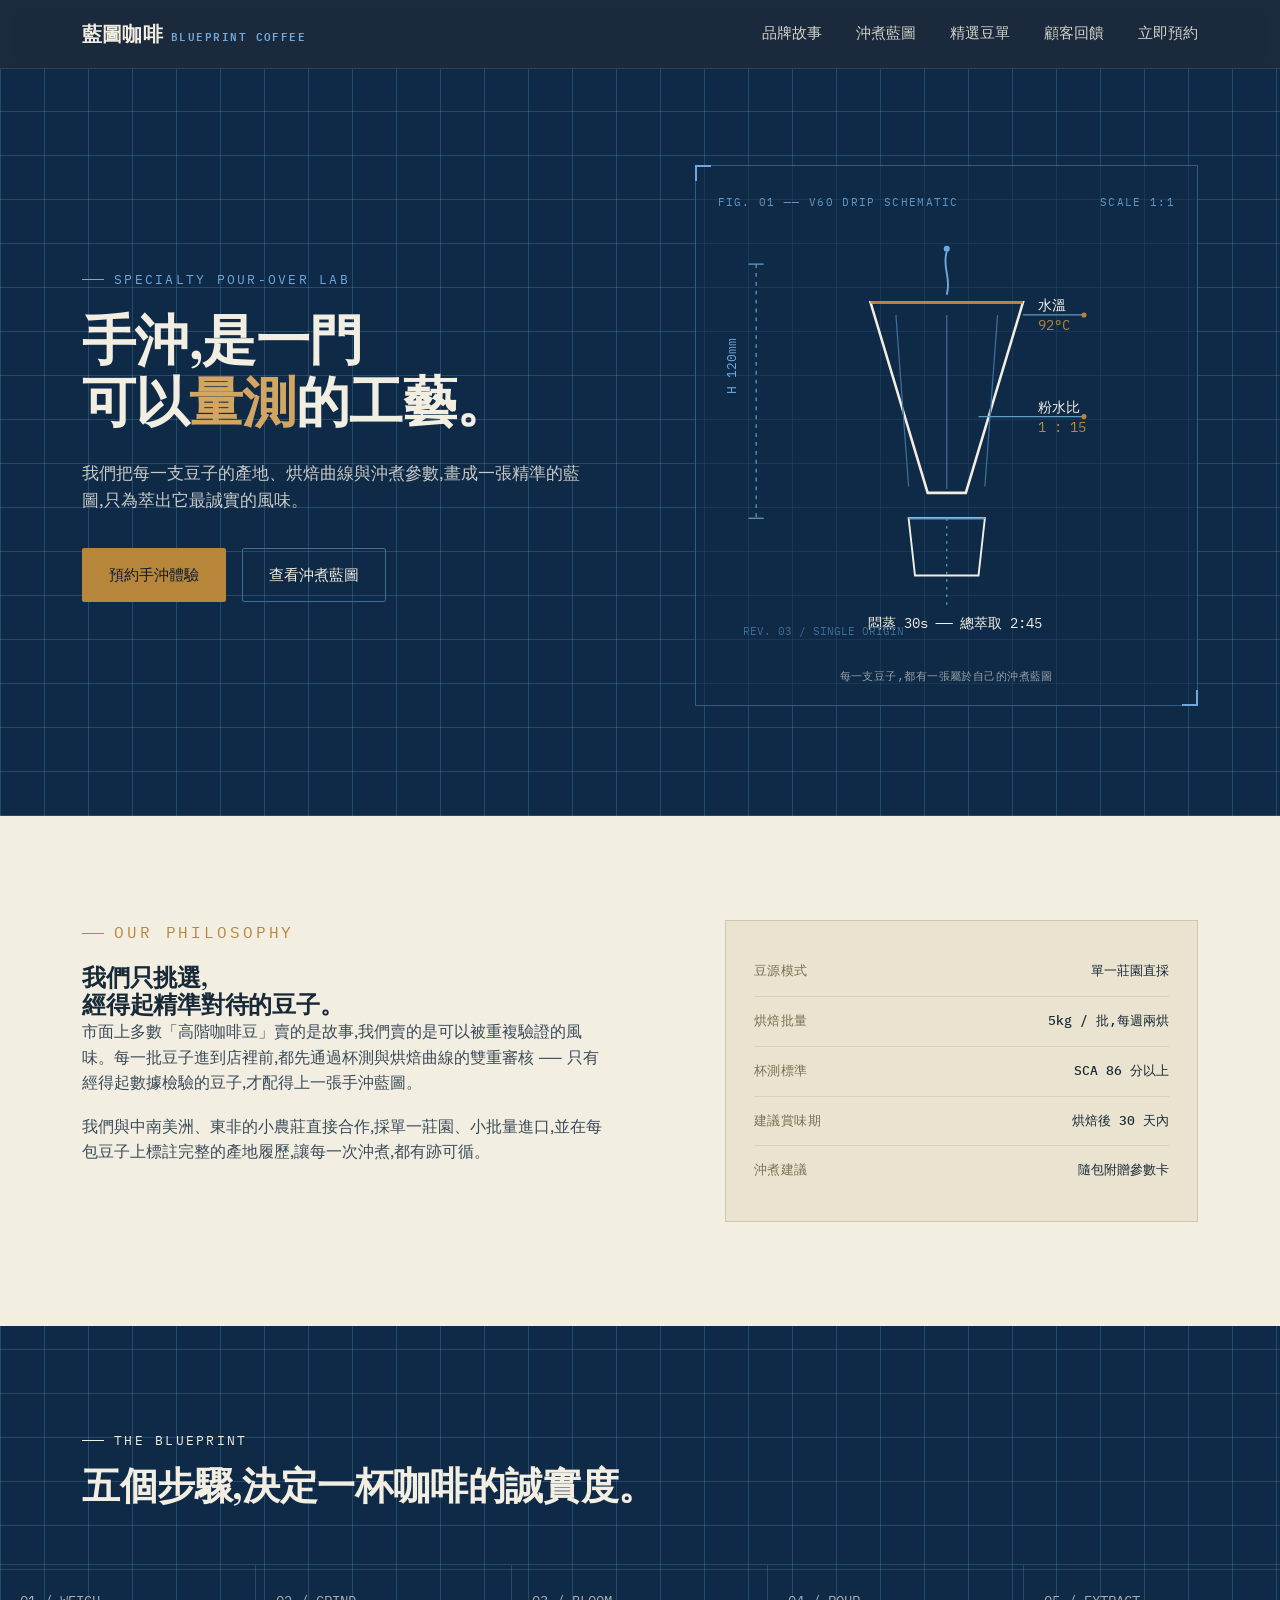
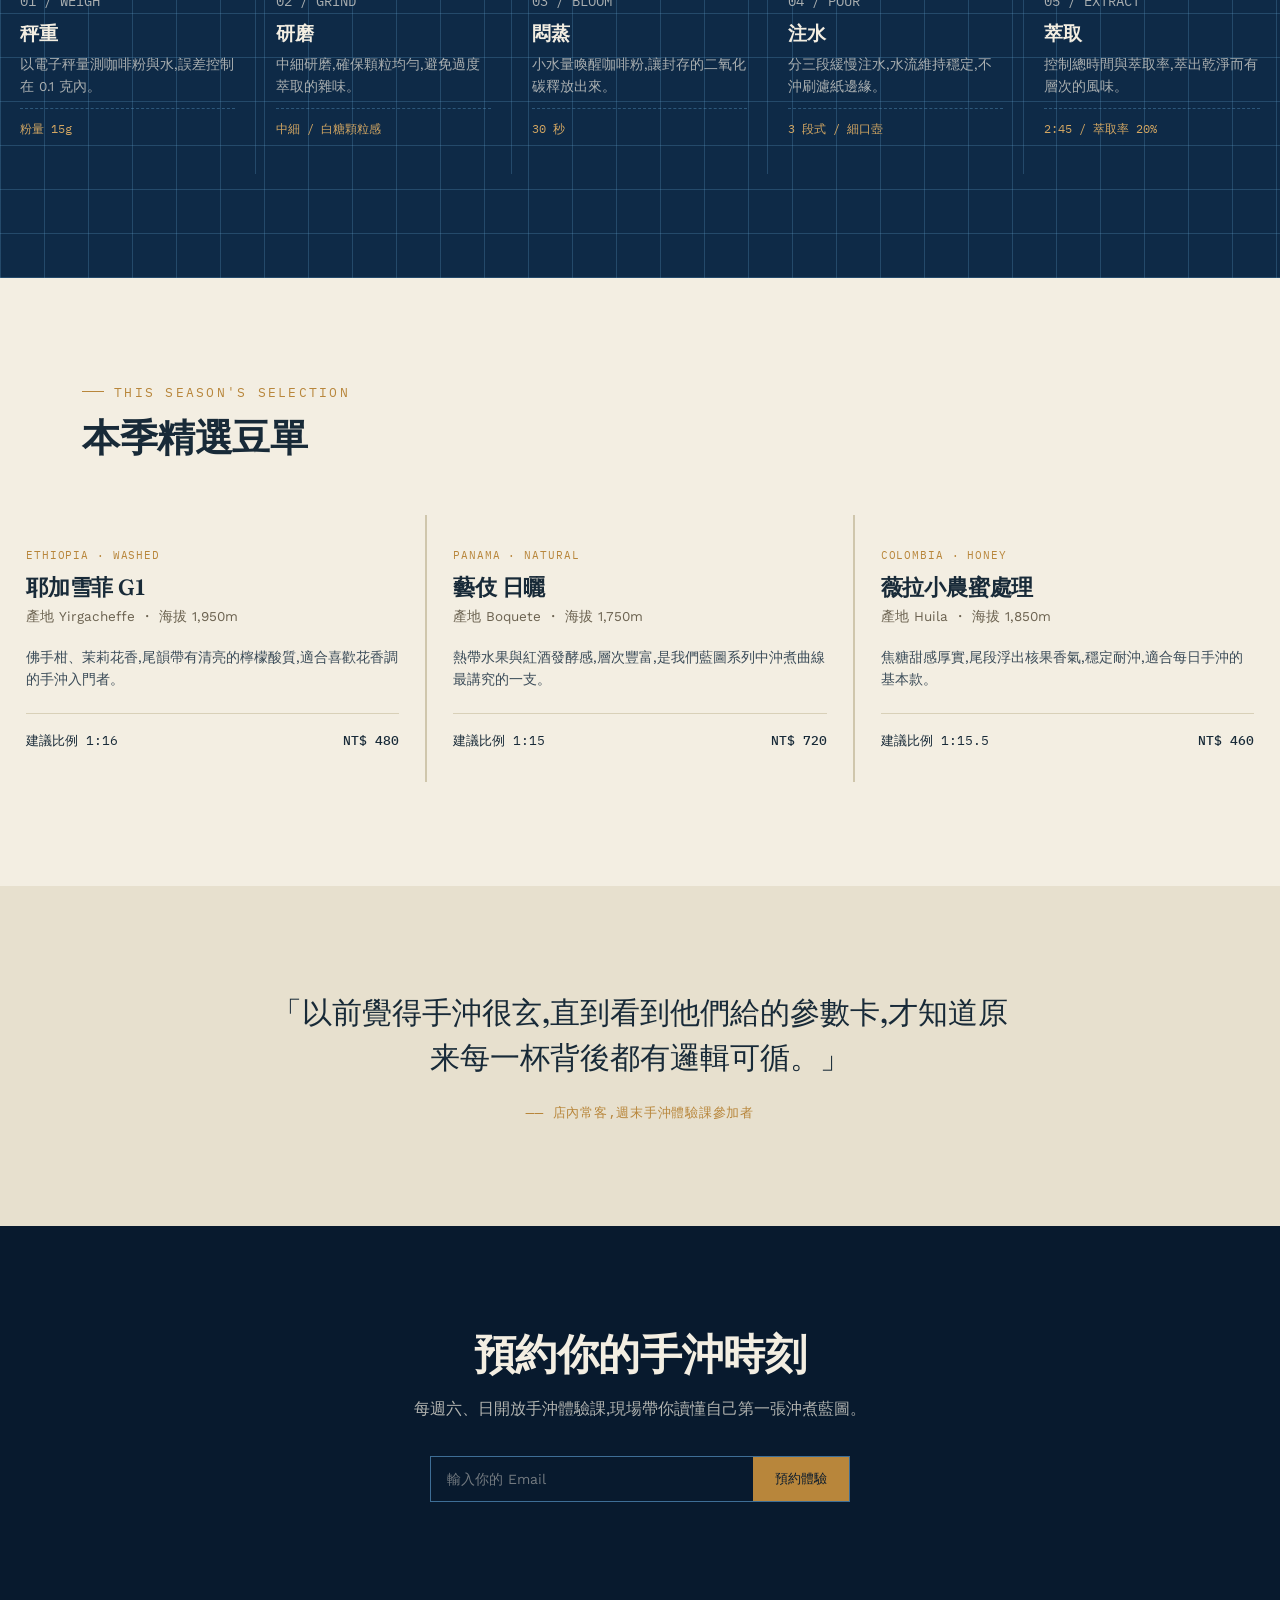
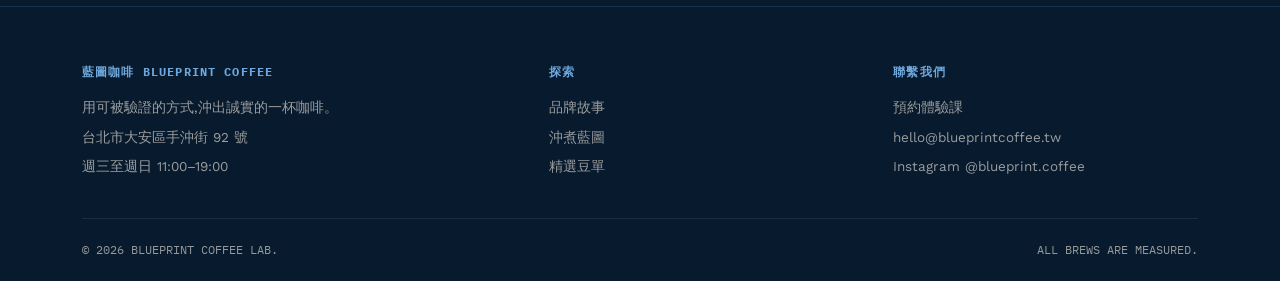
<file: docs/index.html>
<!DOCTYPE html>
<html lang="zh-Hant">
<head>
<meta charset="UTF-8">
<meta name="viewport" content="width=device-width, initial-scale=1.0">
<title>藍圖咖啡 Blueprint Coffee ── 精準手沖,誠實風味</title>
<link rel="preconnect" href="https://fonts.googleapis.com">
<link rel="preconnect" href="https://fonts.gstatic.com" crossorigin>
<link href="https://fonts.googleapis.com/css2?family=Fraunces:opsz,wght@9..144,400;9..144,500;9..144,600;9..144,700&family=Work+Sans:wght@300;400;500;600&family=IBM+Plex+Mono:wght@400;500&display=swap" rel="stylesheet">
<style>
  :root{
    --ink-black:#081A2E;
    --blueprint:#0E2A47;
    --blueprint-line:#3E6E96;
    --blueprint-line-soft:rgba(94,155,197,0.28);
    --paper:#F3EEE2;
    --paper-dim:#E7E0CE;
    --brass:#B8863B;
    --brass-light:#D2A662;
    --sky:#6FA8DC;
    --ink-on-paper:#182A38;
    --max-w:1180px;
  }

  *{margin:0;padding:0;box-sizing:border-box;}
  html{scroll-behavior:smooth;}
  body{
    font-family:'Work Sans', sans-serif;
    background:var(--paper);
    color:var(--ink-on-paper);
    line-height:1.6;
    -webkit-font-smoothing:antialiased;
  }
  a{color:inherit;text-decoration:none;}
  img,svg{display:block;max-width:100%;}
  .container{max-width:var(--max-w);margin:0 auto;padding:0 32px;}
  .eyebrow{
    font-family:'IBM Plex Mono', monospace;
    font-size:12.5px;
    letter-spacing:0.18em;
    text-transform:uppercase;
    display:flex;
    align-items:center;
    gap:10px;
  }
  .eyebrow::before{
    content:"";
    width:22px;height:1px;
    background:currentColor;
    display:inline-block;
  }
  h1,h2,h3{
    font-family:'Fraunces', serif;
    font-weight:600;
    line-height:1.15;
    letter-spacing:-0.01em;
  }
  .btn{
    display:inline-flex;
    align-items:center;
    gap:10px;
    padding:14px 26px;
    border-radius:2px;
    font-family:'Work Sans', sans-serif;
    font-size:15px;
    font-weight:500;
    border:1px solid transparent;
    cursor:pointer;
    transition:transform .25s ease, background .25s ease, border-color .25s ease, color .25s ease;
  }
  .btn:focus-visible{outline:2px solid var(--sky);outline-offset:3px;}
  .btn-primary{background:var(--brass);color:var(--ink-black);}
  .btn-primary:hover{background:var(--brass-light);transform:translateY(-1px);}
  .btn-ghost{border-color:var(--blueprint-line);color:var(--paper);}
  .btn-ghost:hover{border-color:var(--sky);color:var(--sky);}
  .btn-ghost.on-paper{border-color:var(--ink-on-paper);color:var(--ink-on-paper);}
  .btn-ghost.on-paper:hover{border-color:var(--brass);color:var(--brass);}

  /* ---------- NAV ---------- */
  header{
    position:sticky;top:0;z-index:50;
    background:rgba(8,26,46,0.92);
    backdrop-filter:blur(6px);
    border-bottom:1px solid rgba(94,155,197,0.2);
  }
  nav{
    max-width:var(--max-w);margin:0 auto;padding:18px 32px;
    display:flex;align-items:center;justify-content:space-between;
    color:var(--paper);
  }
  .logo{
    font-family:'Fraunces', serif;
    font-size:20px;font-weight:600;letter-spacing:0.01em;
    color:var(--paper);display:flex;align-items:baseline;gap:8px;
  }
  .logo span{
    font-family:'IBM Plex Mono', monospace;
    font-size:10.5px;letter-spacing:0.14em;color:var(--sky);
  }
  .nav-links{display:flex;gap:34px;font-size:14.5px;}
  .nav-links a{opacity:0.85;transition:opacity .2s;}
  .nav-links a:hover{opacity:1;color:var(--sky);}
  .nav-toggle{display:none;background:none;border:none;color:var(--paper);font-size:24px;cursor:pointer;}

  @media (max-width:860px){
    .nav-links{
      position:absolute;top:100%;left:0;right:0;
      background:var(--ink-black);
      flex-direction:column;gap:0;
      max-height:0;overflow:hidden;
      transition:max-height .3s ease;
    }
    .nav-links.open{max-height:320px;}
    .nav-links a{padding:16px 32px;border-top:1px solid rgba(94,155,197,0.15);}
    .nav-toggle{display:block;}
  }

  /* ---------- HERO ---------- */
  .hero{
    background:
      repeating-linear-gradient(0deg, var(--blueprint-line-soft) 0, var(--blueprint-line-soft) 1px, transparent 1px, transparent 44px),
      repeating-linear-gradient(90deg, var(--blueprint-line-soft) 0, var(--blueprint-line-soft) 1px, transparent 1px, transparent 44px),
      var(--blueprint);
    color:var(--paper);
    padding:96px 0 110px;
    position:relative;
    overflow:hidden;
  }
  .hero-grid{
    max-width:var(--max-w);margin:0 auto;padding:0 32px;
    display:grid;grid-template-columns:1.05fr 0.95fr;gap:56px;align-items:center;
  }
  .hero h1{font-size:clamp(34px,4.6vw,54px);margin:20px 0 26px;color:var(--paper);}
  .hero h1 em{font-style:normal;color:var(--brass-light);}
  .hero p.lede{font-size:17px;max-width:46ch;color:rgba(243,238,226,0.82);margin-bottom:34px;}
  .hero-cta{display:flex;gap:16px;flex-wrap:wrap;}
  .hero-eyebrow{color:var(--sky);margin-bottom:6px;}

  .blueprint-plate{
    position:relative;
    border:1px solid rgba(94,155,197,0.45);
    background:rgba(15,42,71,0.55);
    padding:28px 22px 20px;
  }
  .blueprint-plate::before,.blueprint-plate::after,
  .plate-corner-tl,.plate-corner-br{
    content:"";position:absolute;width:14px;height:14px;
    border-color:var(--sky);
  }
  .blueprint-plate::before{top:-1px;left:-1px;border-top:2px solid var(--sky);border-left:2px solid var(--sky);}
  .blueprint-plate::after{bottom:-1px;right:-1px;border-bottom:2px solid var(--sky);border-right:2px solid var(--sky);}
  .plate-label{
    font-family:'IBM Plex Mono', monospace;font-size:11px;letter-spacing:0.12em;
    color:var(--sky);display:flex;justify-content:space-between;margin-bottom:14px;opacity:0.85;
  }
  .plate-caption{
    font-family:'IBM Plex Mono', monospace;font-size:11px;color:rgba(243,238,226,0.6);
    text-align:center;margin-top:10px;letter-spacing:0.04em;
  }

  @media (max-width:900px){
    .hero-grid{grid-template-columns:1fr;}
    .hero{padding:64px 0 76px;}
  }

  /* ---------- SECTION SHARED ---------- */
  section{padding:104px 0;}
  .section-head{max-width:640px;margin-bottom:56px;}
  .section-head h2{font-size:clamp(26px,3.2vw,38px);margin-top:14px;}
  .on-dark{background:var(--ink-black);color:var(--paper);}
  .on-dark .eyebrow{color:var(--sky);}
  .on-paper .eyebrow{color:var(--brass);}

  /* ---------- ABOUT / SPEC SHEET ---------- */
  .about-grid{display:grid;grid-template-columns:1.1fr 0.9fr;gap:64px;align-items:start;}
  .about-grid p{font-size:16px;color:#3a4b58;max-width:52ch;margin-bottom:18px;}
  .spec-sheet{border:1px solid #cfc6ac;background:#EAE3D0;padding:26px 28px;}
  .spec-row{
    display:flex;justify-content:space-between;gap:20px;
    padding:14px 0;border-bottom:1px solid #d8d0b8;
    font-family:'IBM Plex Mono', monospace;font-size:13px;
  }
  .spec-row:last-child{border-bottom:none;}
  .spec-row dt{color:#7a6f52;letter-spacing:0.04em;}
  .spec-row dd{font-weight:500;color:var(--ink-on-paper);text-align:right;}

  @media (max-width:860px){ .about-grid{grid-template-columns:1fr;} }

  /* ---------- PROCESS BLUEPRINT ---------- */
  .process{
    background:
      repeating-linear-gradient(0deg, var(--blueprint-line-soft) 0, var(--blueprint-line-soft) 1px, transparent 1px, transparent 44px),
      repeating-linear-gradient(90deg, var(--blueprint-line-soft) 0, var(--blueprint-line-soft) 1px, transparent 1px, transparent 44px),
      var(--blueprint);
    color:var(--paper);
  }
  .steps{
    display:grid;grid-template-columns:repeat(5,1fr);gap:0;
    border-top:1px solid var(--blueprint-line-soft);
  }
  .step{
    padding:26px 20px;border-right:1px solid var(--blueprint-line-soft);position:relative;
  }
  .step:last-child{border-right:none;}
  .step-index{font-family:'IBM Plex Mono', monospace;font-size:12px;color:var(--sky);margin-bottom:14px;}
  .step h3{font-size:19px;color:var(--paper);margin-bottom:10px;font-weight:600;}
  .step p{font-size:13.5px;color:rgba(243,238,226,0.68);margin-bottom:10px;}
  .step .metric{
    font-family:'IBM Plex Mono', monospace;font-size:12px;color:var(--brass-light);
    border-top:1px dashed rgba(94,155,197,0.4);padding-top:10px;
  }
  @media (max-width:960px){
    .steps{grid-template-columns:1fr 1fr;}
    .step{border-right:1px solid var(--blueprint-line-soft);border-bottom:1px solid var(--blueprint-line-soft);}
    .step:nth-child(2n){border-right:none;}
  }
  @media (max-width:560px){
    .steps{grid-template-columns:1fr;}
    .step{border-right:none;}
  }

  /* ---------- BEANS ---------- */
  .bean-grid{display:grid;grid-template-columns:repeat(3,1fr);gap:2px;background:#cfc6ac;}
  .bean-card{
    background:var(--paper);padding:32px 26px;position:relative;
    display:flex;flex-direction:column;height:100%;
  }
  .bean-tag{
    font-family:'IBM Plex Mono', monospace;font-size:11px;color:var(--brass);
    letter-spacing:0.08em;margin-bottom:10px;
  }
  .bean-card h3{font-size:22px;margin-bottom:6px;}
  .bean-origin{font-size:13.5px;color:#6b6250;margin-bottom:18px;}
  .bean-notes{font-size:14px;color:#3a4b58;margin-bottom:22px;flex-grow:1;}
  .bean-meta{
    display:flex;justify-content:space-between;align-items:center;
    border-top:1px solid #d8d0b8;padding-top:16px;
    font-family:'IBM Plex Mono', monospace;font-size:12.5px;
  }
  .bean-price{color:var(--ink-on-paper);font-weight:500;}
  @media (max-width:900px){ .bean-grid{grid-template-columns:1fr 1fr;} }
  @media (max-width:600px){ .bean-grid{grid-template-columns:1fr;} }

  /* ---------- QUOTE ---------- */
  .quote-section{background:var(--paper-dim);}
  .quote-wrap{max-width:760px;margin:0 auto;text-align:center;}
  blockquote{
    font-family:'Fraunces', serif;font-size:clamp(22px,2.6vw,30px);
    font-weight:500;line-height:1.5;color:var(--ink-on-paper);margin-bottom:22px;
  }
  .quote-attr{font-family:'IBM Plex Mono', monospace;font-size:12.5px;color:var(--brass);letter-spacing:0.06em;}

  /* ---------- CTA / FOOTER ---------- */
  .cta-section{background:var(--ink-black);color:var(--paper);text-align:center;}
  .cta-section h2{font-size:clamp(28px,3.6vw,42px);margin-bottom:18px;}
  .cta-section p{color:rgba(243,238,226,0.72);max-width:48ch;margin:0 auto 34px;}
  .cta-form{
    display:flex;max-width:420px;margin:0 auto;gap:0;border:1px solid var(--blueprint-line);
  }
  .cta-form input{
    flex:1;background:transparent;border:none;padding:14px 16px;
    color:var(--paper);font-family:'Work Sans', sans-serif;font-size:14px;
  }
  .cta-form input::placeholder{color:rgba(243,238,226,0.45);}
  .cta-form input:focus{outline:none;}
  .cta-form button{
    background:var(--brass);color:var(--ink-black);border:none;
    padding:0 22px;font-weight:500;cursor:pointer;font-family:'Work Sans', sans-serif;
    transition:background .2s;
  }
  .cta-form button:hover{background:var(--brass-light);}

  footer{background:var(--ink-black);border-top:1px solid rgba(94,155,197,0.18);color:rgba(243,238,226,0.6);}
  .footer-grid{
    display:grid;grid-template-columns:1.4fr 1fr 1fr;gap:40px;padding:56px 0 32px;
    font-size:13.5px;
  }
  .footer-grid h4{
    font-family:'IBM Plex Mono', monospace;font-size:11.5px;letter-spacing:0.1em;
    color:var(--sky);margin-bottom:16px;text-transform:uppercase;
  }
  .footer-grid p, .footer-grid a{display:block;margin-bottom:8px;color:rgba(243,238,226,0.62);}
  .footer-grid a:hover{color:var(--paper);}
  .footer-bottom{
    border-top:1px solid rgba(94,155,197,0.15);padding:22px 0;
    font-family:'IBM Plex Mono', monospace;font-size:11.5px;
    display:flex;justify-content:space-between;flex-wrap:wrap;gap:10px;
  }
  @media (max-width:700px){ .footer-grid{grid-template-columns:1fr;} }

  /* ---------- REVEAL ---------- */
  .reveal{opacity:0;transform:translateY(18px);transition:opacity .7s ease, transform .7s ease;}
  .reveal.in{opacity:1;transform:translateY(0);}
  @media (prefers-reduced-motion: reduce){
    .reveal{opacity:1;transform:none;transition:none;}
    html{scroll-behavior:auto;}
  }
</style>
</head>
<body>

<header>
  <nav>
    <a href="#top" class="logo">藍圖咖啡<span>BLUEPRINT COFFEE</span></a>
    <button class="nav-toggle" id="navToggle" aria-label="開啟選單" aria-expanded="false">☰</button>
    <div class="nav-links" id="navLinks">
      <a href="#about">品牌故事</a>
      <a href="#process">沖煮藍圖</a>
      <a href="#beans">精選豆單</a>
      <a href="#quote">顧客回饋</a>
      <a href="#cta">立即預約</a>
    </div>
  </nav>
</header>

<section class="hero" id="top">
  <div class="hero-grid">
    <div>
      <p class="eyebrow hero-eyebrow">SPECIALTY POUR-OVER LAB</p>
      <h1>手沖,是一門<br>可以<em>量測</em>的工藝。</h1>
      <p class="lede">我們把每一支豆子的產地、烘焙曲線與沖煮參數,畫成一張精準的藍圖,只為萃出它最誠實的風味。</p>
      <div class="hero-cta">
        <a href="#cta" class="btn btn-primary">預約手沖體驗</a>
        <a href="#process" class="btn btn-ghost">查看沖煮藍圖</a>
      </div>
    </div>

    <div class="blueprint-plate reveal">
      <div class="plate-label"><span>FIG. 01 ── V60 DRIP SCHEMATIC</span><span>SCALE 1:1</span></div>
      <svg viewBox="0 0 360 340" xmlns="http://www.w3.org/2000/svg" role="img" aria-label="V60 手沖濾杯示意圖,標註水溫、粉水比、悶蒸與總萃取時間">
        <!-- dimension lines -->
        <line x1="30" y1="30" x2="30" y2="230" stroke="#5E9BC5" stroke-width="1" stroke-dasharray="3 4"/>
        <line x1="24" y1="30" x2="36" y2="30" stroke="#5E9BC5" stroke-width="1"/>
        <line x1="24" y1="230" x2="36" y2="230" stroke="#5E9BC5" stroke-width="1"/>
        <text x="14" y="132" fill="#6FA8DC" font-size="10" font-family="IBM Plex Mono, monospace" transform="rotate(-90 14 132)">H 120mm</text>

        <!-- dripper cone -->
        <path d="M120 60 L240 60 L195 210 L165 210 Z" fill="none" stroke="#F3EEE2" stroke-width="2"/>
        <path d="M120 60 L240 60" stroke="#B8863B" stroke-width="2"/>
        <!-- ribs -->
        <line x1="140" y1="70" x2="150" y2="205" stroke="#3E6E96" stroke-width="1"/>
        <line x1="180" y1="70" x2="180" y2="207" stroke="#3E6E96" stroke-width="1"/>
        <line x1="220" y1="70" x2="210" y2="205" stroke="#3E6E96" stroke-width="1"/>

        <!-- server -->
        <path d="M150 230 L210 230 L205 275 L155 275 Z" fill="none" stroke="#F3EEE2" stroke-width="1.5"/>
        <line x1="150" y1="230" x2="210" y2="230" stroke="#5E9BC5" stroke-width="1"/>

        <!-- pour line + droplets -->
        <path d="M180 20 C176 34, 184 40, 180 54" stroke="#6FA8DC" stroke-width="1.5" fill="none"/>
        <circle cx="180" cy="18" r="2.4" fill="#6FA8DC"/>

        <!-- annotation callouts -->
        <line x1="240" y1="70" x2="288" y2="70" stroke="#5E9BC5" stroke-width="1"/>
        <circle cx="288" cy="70" r="2" fill="#B8863B"/>
        <text x="252" y="66" fill="#F3EEE2" font-size="11" font-family="IBM Plex Mono, monospace">水溫</text>
        <text x="252" y="82" fill="#B8863B" font-size="11" font-family="IBM Plex Mono, monospace">92°C</text>

        <line x1="205" y1="150" x2="288" y2="150" stroke="#5E9BC5" stroke-width="1"/>
        <circle cx="288" cy="150" r="2" fill="#B8863B"/>
        <text x="252" y="146" fill="#F3EEE2" font-size="11" font-family="IBM Plex Mono, monospace">粉水比</text>
        <text x="252" y="162" fill="#B8863B" font-size="11" font-family="IBM Plex Mono, monospace">1 : 15</text>

        <line x1="180" y1="230" x2="180" y2="300" stroke="#5E9BC5" stroke-width="1" stroke-dasharray="2 4"/>
        <text x="118" y="316" fill="#F3EEE2" font-size="11" font-family="IBM Plex Mono, monospace">悶蒸 30s ── 總萃取 2:45</text>

        <!-- corner tick -->
        <text x="20" y="322" fill="#3E6E96" font-size="9" font-family="IBM Plex Mono, monospace">REV. 03 / SINGLE ORIGIN</text>
      </svg>
      <p class="plate-caption">每一支豆子,都有一張屬於自己的沖煮藍圖</p>
    </div>
  </div>
</section>

<section class="on-paper" id="about">
  <div class="container">
    <div class="about-grid">
      <div class="reveal">
        <p class="eyebrow">OUR PHILOSOPHY</p>
        <h2>我們只挑選,<br>經得起精準對待的豆子。</h2>
        <p>市面上多數「高階咖啡豆」賣的是故事,我們賣的是可以被重複驗證的風味。每一批豆子進到店裡前,都先通過杯測與烘焙曲線的雙重審核 ── 只有經得起數據檢驗的豆子,才配得上一張手沖藍圖。</p>
        <p>我們與中南美洲、東非的小農莊直接合作,採單一莊園、小批量進口,並在每包豆子上標註完整的產地履歷,讓每一次沖煮,都有跡可循。</p>
      </div>
      <dl class="spec-sheet reveal">
        <div class="spec-row"><dt>豆源模式</dt><dd>單一莊園直採</dd></div>
        <div class="spec-row"><dt>烘焙批量</dt><dd>5kg / 批,每週兩烘</dd></div>
        <div class="spec-row"><dt>杯測標準</dt><dd>SCA 86 分以上</dd></div>
        <div class="spec-row"><dt>建議賞味期</dt><dd>烘焙後 30 天內</dd></div>
        <div class="spec-row"><dt>沖煮建議</dt><dd>隨包附贈參數卡</dd></div>
      </dl>
    </div>
  </div>
</section>

<section class="process" id="process">
  <div class="container">
    <div class="section-head reveal">
      <p class="eyebrow">THE BLUEPRINT</p>
      <h2>五個步驟,決定一杯咖啡的誠實度。</h2>
    </div>
  </div>
  <div class="steps reveal">
    <div class="step">
      <p class="step-index">01 / WEIGH</p>
      <h3>秤重</h3>
      <p>以電子秤量測咖啡粉與水,誤差控制在 0.1 克內。</p>
      <p class="metric">粉量 15g</p>
    </div>
    <div class="step">
      <p class="step-index">02 / GRIND</p>
      <h3>研磨</h3>
      <p>中細研磨,確保顆粒均勻,避免過度萃取的雜味。</p>
      <p class="metric">中細 / 白糖顆粒感</p>
    </div>
    <div class="step">
      <p class="step-index">03 / BLOOM</p>
      <h3>悶蒸</h3>
      <p>小水量喚醒咖啡粉,讓封存的二氧化碳釋放出來。</p>
      <p class="metric">30 秒</p>
    </div>
    <div class="step">
      <p class="step-index">04 / POUR</p>
      <h3>注水</h3>
      <p>分三段緩慢注水,水流維持穩定,不沖刷濾紙邊緣。</p>
      <p class="metric">3 段式 / 細口壺</p>
    </div>
    <div class="step">
      <p class="step-index">05 / EXTRACT</p>
      <h3>萃取</h3>
      <p>控制總時間與萃取率,萃出乾淨而有層次的風味。</p>
      <p class="metric">2:45 / 萃取率 20%</p>
    </div>
  </div>
</section>

<section class="on-paper" id="beans">
  <div class="container">
    <div class="section-head reveal">
      <p class="eyebrow">THIS SEASON'S SELECTION</p>
      <h2>本季精選豆單</h2>
    </div>
  </div>
  <div class="bean-grid reveal">
    <div class="bean-card">
      <p class="bean-tag">ETHIOPIA · WASHED</p>
      <h3>耶加雪菲 G1</h3>
      <p class="bean-origin">產地 Yirgacheffe ・ 海拔 1,950m</p>
      <p class="bean-notes">佛手柑、茉莉花香,尾韻帶有清亮的檸檬酸質,適合喜歡花香調的手沖入門者。</p>
      <div class="bean-meta"><span>建議比例 1:16</span><span class="bean-price">NT$ 480</span></div>
    </div>
    <div class="bean-card">
      <p class="bean-tag">PANAMA · NATURAL</p>
      <h3>藝伎 日曬</h3>
      <p class="bean-origin">產地 Boquete ・ 海拔 1,750m</p>
      <p class="bean-notes">熱帶水果與紅酒發酵感,層次豐富,是我們藍圖系列中沖煮曲線最講究的一支。</p>
      <div class="bean-meta"><span>建議比例 1:15</span><span class="bean-price">NT$ 720</span></div>
    </div>
    <div class="bean-card">
      <p class="bean-tag">COLOMBIA · HONEY</p>
      <h3>薇拉小農蜜處理</h3>
      <p class="bean-origin">產地 Huila ・ 海拔 1,850m</p>
      <p class="bean-notes">焦糖甜感厚實,尾段浮出核果香氣,穩定耐沖,適合每日手沖的基本款。</p>
      <div class="bean-meta"><span>建議比例 1:15.5</span><span class="bean-price">NT$ 460</span></div>
    </div>
  </div>
</section>

<section class="quote-section" id="quote">
  <div class="container">
    <div class="quote-wrap reveal">
      <blockquote>「以前覺得手沖很玄,直到看到他們給的參數卡,才知道原来每一杯背後都有邏輯可循。」</blockquote>
      <p class="quote-attr">── 店內常客,週末手沖體驗課參加者</p>
    </div>
  </div>
</section>

<section class="cta-section" id="cta">
  <div class="container">
    <h2 class="reveal">預約你的手沖時刻</h2>
    <p class="reveal">每週六、日開放手沖體驗課,現場帶你讀懂自己第一張沖煮藍圖。</p>
    <form class="cta-form reveal" onsubmit="event.preventDefault(); this.querySelector('button').textContent='已收到,我們會盡快聯繫';">
      <input type="email" placeholder="輸入你的 Email" required aria-label="Email">
      <button type="submit">預約體驗</button>
    </form>
  </div>
</section>

<footer>
  <div class="container">
    <div class="footer-grid">
      <div>
        <h4>藍圖咖啡 BLUEPRINT COFFEE</h4>
        <p>用可被驗證的方式,沖出誠實的一杯咖啡。</p>
        <p>台北市大安區手沖街 92 號</p>
        <p>週三至週日 11:00–19:00</p>
      </div>
      <div>
        <h4>探索</h4>
        <a href="#about">品牌故事</a>
        <a href="#process">沖煮藍圖</a>
        <a href="#beans">精選豆單</a>
      </div>
      <div>
        <h4>聯繫我們</h4>
        <a href="#cta">預約體驗課</a>
        <a href="mailto:hello@blueprintcoffee.tw">hello@blueprintcoffee.tw</a>
        <a href="#top">Instagram @blueprint.coffee</a>
      </div>
    </div>
    <div class="footer-bottom">
      <span>© 2026 BLUEPRINT COFFEE LAB.</span>
      <span>ALL BREWS ARE MEASURED.</span>
    </div>
  </div>
</footer>

<script>
  // mobile nav toggle
  const navToggle = document.getElementById('navToggle');
  const navLinks = document.getElementById('navLinks');
  navToggle.addEventListener('click', () => {
    const isOpen = navLinks.classList.toggle('open');
    navToggle.setAttribute('aria-expanded', isOpen);
  });
  navLinks.querySelectorAll('a').forEach(a => a.addEventListener('click', () => {
    navLinks.classList.remove('open');
    navToggle.setAttribute('aria-expanded', 'false');
  }));

  // scroll reveal
  const prefersReduced = window.matchMedia('(prefers-reduced-motion: reduce)').matches;
  if (!prefersReduced && 'IntersectionObserver' in window) {
    const io = new IntersectionObserver((entries) => {
      entries.forEach(entry => {
        if (entry.isIntersecting) {
          entry.target.classList.add('in');
          io.unobserve(entry.target);
        }
      });
    }, { threshold: 0.15 });
    document.querySelectorAll('.reveal').forEach(el => io.observe(el));
  } else {
    document.querySelectorAll('.reveal').forEach(el => el.classList.add('in'));
  }
</script>

</body>
</html>
</file>
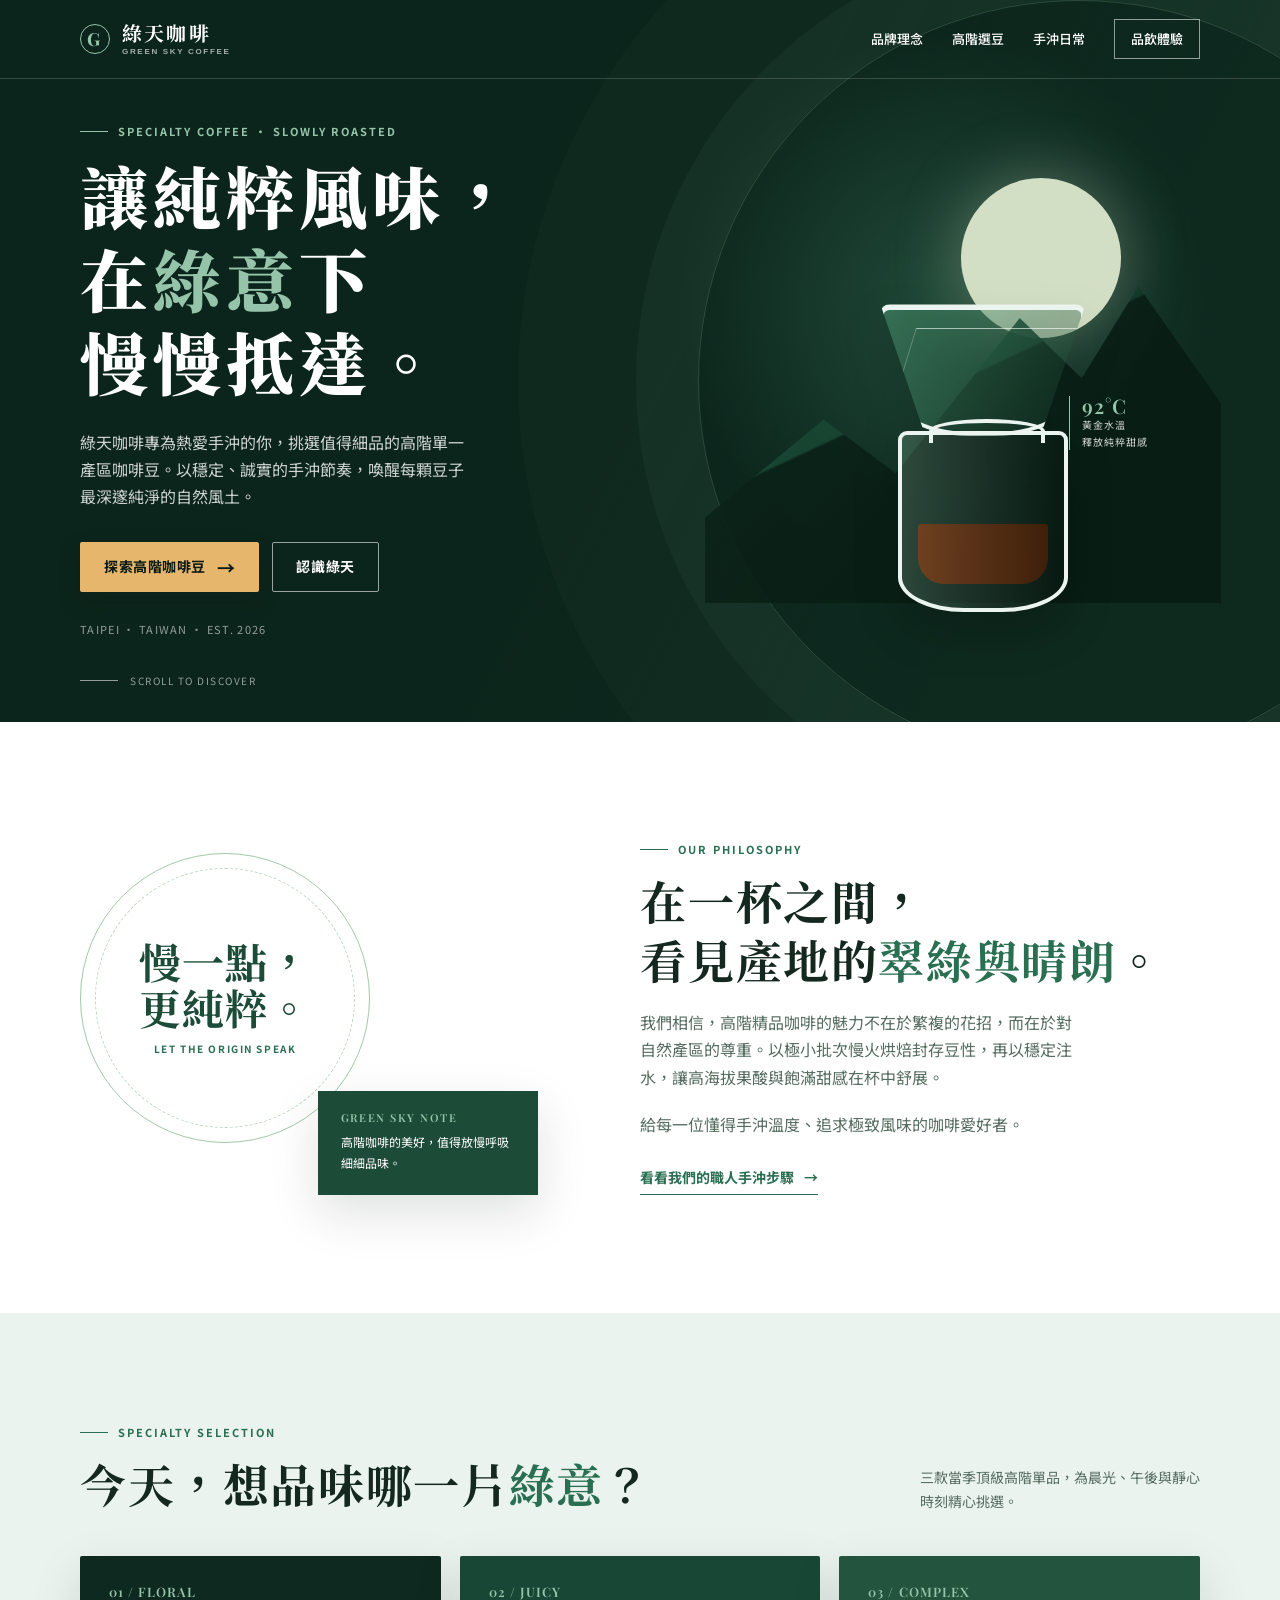
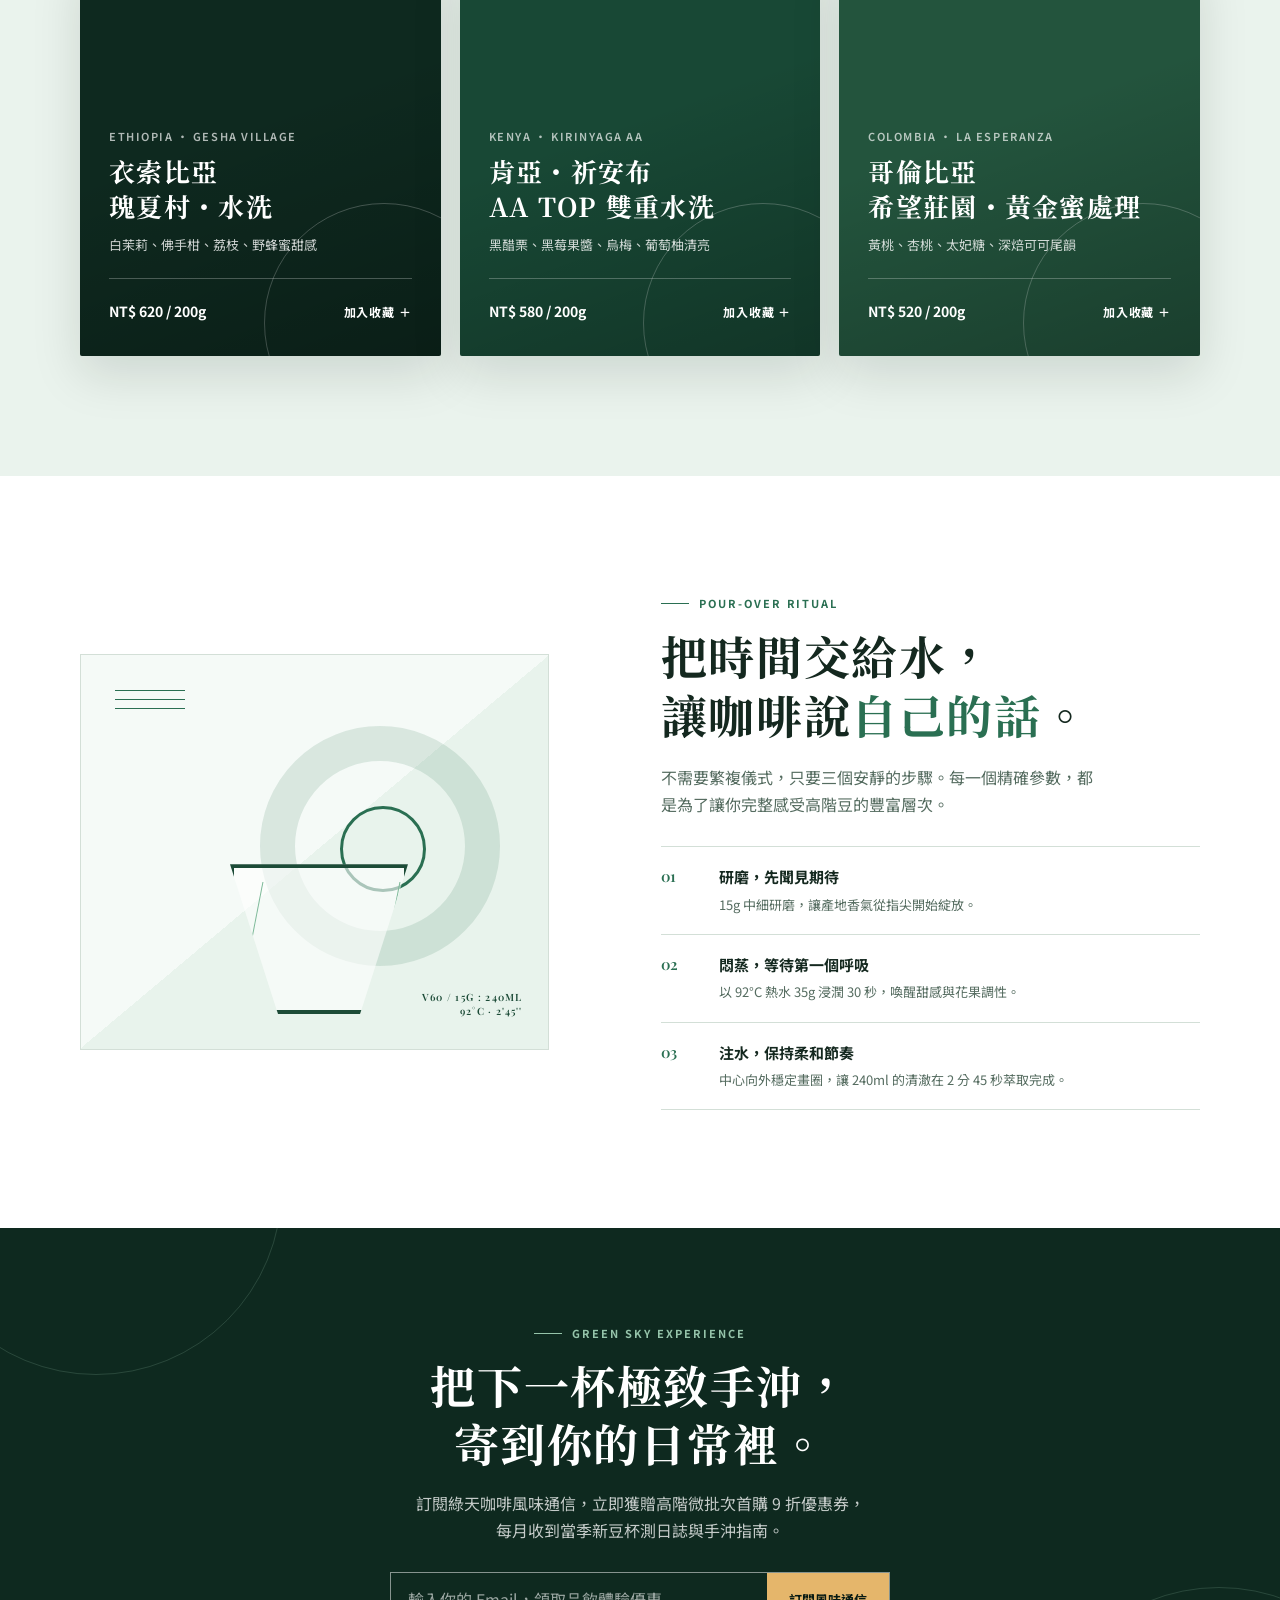
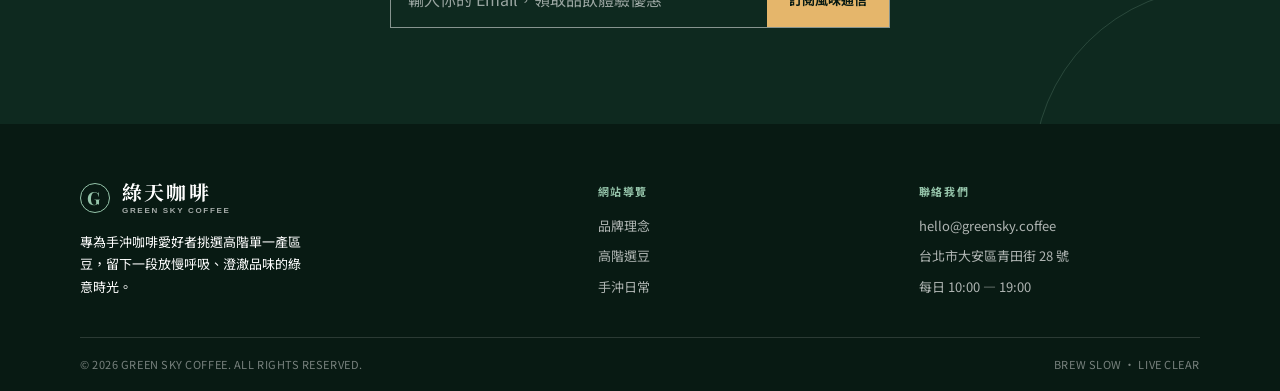
<file: onepage/index.html>
<!DOCTYPE html>
<html lang="zh-Hant">
<head>
  <meta charset="UTF-8">
  <meta name="viewport" content="width=device-width, initial-scale=1.0">
  <meta name="description" content="綠天咖啡（GREEN SKY COFFEE）專為手沖咖啡愛好者精選高階單品豆，以極致風土與純粹手沖，讓每一滴咖啡都留下純淨與甘甜。">
  <title>綠天咖啡｜高階手沖咖啡專門・讓風味在綠意中抵達</title>
  <link rel="preconnect" href="https://fonts.googleapis.com">
  <link rel="preconnect" href="https://fonts.gstatic.com" crossorigin>
  <link href="https://fonts.googleapis.com/css2?family=DM+Mono:wght@400;500&family=Noto+Sans+TC:wght@400;500;600;700&family=Noto+Serif+TC:wght@600;700;900&family=Playfair+Display:ital,wght@0,600;0,700;1,600&display=swap" rel="stylesheet">
  <style>
    :root {
      --forest: #0e291f;
      --deep-forest: #081a13;
      --moss: #1c4b37;
      --emerald: #2a6f52;
      --leaf: #52a37c;
      --sage: #95c4aa;
      --mist-green: #eaf3ed;
      --cream: #f6f8f5;
      --paper: #ffffff;
      --ink: #14281f;
      --muted: #556c60;
      --line: #d3dfd7;
      --sand: #e5b66b;
      --sand-hover: #f0c77f;
      --shadow: 0 18px 50px rgba(8, 26, 19, .13);
    }

    * { box-sizing: border-box; }
    html { scroll-behavior: smooth; }
    body {
      margin: 0;
      color: var(--ink);
      background: var(--cream);
      font-family: "Noto Sans TC", sans-serif;
      font-size: 16px;
      line-height: 1.7;
      -webkit-font-smoothing: antialiased;
    }

    a { color: inherit; text-decoration: none; }
    button, input { font: inherit; }
    button { cursor: pointer; }
    .wrap { width: min(1120px, calc(100% - 48px)); margin: 0 auto; }
    .serif { font-family: "Noto Serif TC", serif; }
    .eyebrow {
      display: flex;
      align-items: center;
      gap: 10px;
      margin: 0 0 13px;
      color: var(--emerald);
      font-size: 11px;
      font-weight: 700;
      letter-spacing: .18em;
    }
    .eyebrow::before { content: ""; width: 28px; height: 1px; background: currentColor; }
    .section-title {
      margin: 0;
      font: 700 clamp(30px, 4vw, 46px)/1.28 "Noto Serif TC", serif;
      letter-spacing: .035em;
    }
    .section-title em { color: var(--emerald); font-style: normal; }
    .section-copy { max-width: 48ch; margin: 20px 0 0; color: var(--muted); }
    .button {
      display: inline-flex;
      align-items: center;
      justify-content: center;
      gap: 11px;
      min-height: 50px;
      padding: 12px 23px;
      border: 1px solid transparent;
      border-radius: 2px;
      font-size: 14px;
      font-weight: 700;
      letter-spacing: .04em;
      transition: transform .22s ease, box-shadow .22s ease, background .22s ease, color .22s ease;
    }
    .button:hover { transform: translateY(-2px); }
    .button:focus-visible, a:focus-visible, button:focus-visible, input:focus-visible { outline: 3px solid var(--leaf); outline-offset: 4px; }
    .button-primary { color: var(--deep-forest); background: var(--sand); box-shadow: 0 9px 22px rgba(8, 26, 19, .22); }
    .button-primary:hover { background: var(--sand-hover); }
    .button-outline { color: #fff; border-color: rgba(255,255,255,.58); }
    .button-outline:hover { background: rgba(255,255,255,.1); }
    .arrow { font-size: 18px; line-height: 1; }

    /* Header */
    .site-header {
      position: absolute;
      z-index: 10;
      width: 100%;
      color: #fff;
      border-bottom: 1px solid rgba(255, 255, 255, .16);
    }
    .nav { display: flex; align-items: center; justify-content: space-between; min-height: 78px; }
    .brand { display: flex; align-items: center; gap: 12px; font: 700 20px/1 "Noto Serif TC", serif; letter-spacing: .11em; }
    .brand-mark {
      display: grid;
      width: 30px;
      height: 30px;
      place-items: center;
      border: 1px solid var(--sage);
      border-radius: 50%;
      color: var(--sage);
      font: 700 18px/1 "Playfair Display", serif;
    }
    .brand small { display: block; margin-top: 5px; color: rgba(255,255,255,.64); font: 600 8px/1 sans-serif; letter-spacing: .21em; }
    .nav-links { display: flex; align-items: center; gap: 29px; font-size: 13px; font-weight: 500; }
    .nav-links a { position: relative; padding: 6px 0; }
    .nav-links a:not(.nav-cta)::after { content: ""; position: absolute; right: 0; bottom: 0; left: 0; height: 1px; background: var(--sage); transform: scaleX(0); transform-origin: right; transition: transform .22s; }
    .nav-links a:not(.nav-cta):hover::after { transform: scaleX(1); transform-origin: left; }
    .nav-cta { padding: 8px 16px !important; border: 1px solid rgba(255,255,255,.55); }
    .nav-cta:hover { color: var(--deep-forest); background: #fff; }
    .menu-toggle { display: none; border: 0; color: #fff; background: transparent; }

    /* Hero */
    .hero { position: relative; min-height: 704px; overflow: hidden; color: #fff; background: var(--forest); }
    .hero::before {
      content: "";
      position: absolute;
      inset: 0;
      opacity: .42;
      background: radial-gradient(circle at 74% 42%, rgba(82, 163, 124, .65), transparent 26%), linear-gradient(117deg, rgba(6,20,15,.4) 0 48%, rgba(14,41,31,.85) 78%);
    }
    .hero::after {
      content: "";
      position: absolute;
      top: 0;
      right: -180px;
      width: 760px;
      height: 760px;
      border: 1px solid rgba(149,196,170,.22);
      border-radius: 50%;
      box-shadow: 0 0 0 62px rgba(149,196,170,.045), 0 0 0 180px rgba(149,196,170,.025);
    }
    .hero-grid { position: relative; z-index: 1; display: grid; grid-template-columns: 1.02fr .98fr; gap: 45px; align-items: center; min-height: 704px; padding: 122px 0 72px; }
    .hero .eyebrow { color: var(--sage); }
    .hero-title { max-width: 14ch; margin: 0; font: 900 clamp(42px, 5.5vw, 68px)/1.22 "Noto Serif TC", serif; letter-spacing: .075em; }
    .hero-title .green { color: var(--sage); }
    .hero-lede { max-width: 44ch; margin: 26px 0 32px; color: rgba(255,255,255,.8); font-size: 16px; }
    .hero-actions { display: flex; flex-wrap: wrap; gap: 13px; }
    .hero-note { margin-top: 28px; color: rgba(255,255,255,.55); font-size: 11px; letter-spacing: .12em; }
    .hero-art { position: relative; min-height: 453px; }
    .sun { position: absolute; top: 4%; right: 15%; width: 160px; height: 160px; border-radius: 50%; background: #d3dfc4; box-shadow: 0 0 65px rgba(211,223,196,.36); }
    .mountain { position: absolute; right: -4%; bottom: 2%; width: 98%; height: 70%; clip-path: polygon(0 73%, 23% 42%, 37% 59%, 61% 10%, 73% 29%, 84% 0, 100% 37%, 100% 100%, 0 100%); background: linear-gradient(135deg, #235d43, #0d2e20 70%); opacity: .9; }
    .mountain::after { content: ""; position: absolute; inset: 0; background: linear-gradient(155deg, transparent 38%, rgba(6,22,15,.75) 38.5% 100%); }
    .coffee-vessel { position: absolute; z-index: 2; right: 17%; bottom: 0; width: 255px; filter: drop-shadow(0 22px 21px rgba(0,0,0,.28)); }
    .dripper { position: relative; width: 205px; height: 132px; margin: 0 auto -5px; border: 4px solid #ebf4ee; border-top-width: 6px; border-radius: 10px 10px 44% 44%; background: linear-gradient(115deg, rgba(82,163,124,.48), rgba(20,58,40,.32)); clip-path: polygon(0 0,100% 0,78% 100%,22% 100%); }
    .dripper::after { content: ""; position: absolute; inset: 18px 16px 0; border-top: 1px solid rgba(255,255,255,.6); border-left: 1px solid rgba(255,255,255,.25); transform: skewX(-17deg); }
    .carafe { position: relative; width: 170px; height: 181px; margin: 0 auto; border: 4px solid #ebf4ee; border-radius: 9px 9px 39% 39% / 9px 9px 19% 19%; background: linear-gradient(90deg, rgba(149,196,170,.26), rgba(8,26,19,.58)); }
    .carafe::before { content: ""; position: absolute; top: -16px; left: 27px; width: 108px; height: 20px; border: 4px solid #ebf4ee; border-bottom: 0; border-radius: 50% 50% 0 0; }
    .carafe::after { content: ""; position: absolute; right: 16px; bottom: 24px; left: 16px; height: 60px; border-radius: 3px 3px 26px 26px; background: linear-gradient(90deg, rgba(122,65,29,.85), rgba(66,32,10,.94)); }
    .art-label { position: absolute; z-index: 3; top: 50%; right: 2%; width: 120px; padding-left: 12px; border-left: 1px solid var(--sage); color: rgba(255,255,255,.8); font-size: 10px; line-height: 1.7; letter-spacing: .1em; }
    .art-label strong { display: block; color: var(--sage); font: 600 20px/1 "Playfair Display", serif; }
    .scroll-line { position: absolute; bottom: 23px; left: max(24px, calc((100% - 1120px) / 2)); z-index: 2; display: flex; align-items: center; gap: 12px; color: rgba(255,255,255,.56); font-size: 10px; letter-spacing: .15em; }
    .scroll-line::before { content: ""; width: 38px; height: 1px; background: currentColor; }

    /* Intro / Philosophy */
    .intro { padding: 118px 0; background: #fff; }
    .intro-grid { display: grid; grid-template-columns: .9fr 1.1fr; gap: clamp(45px, 8vw, 105px); align-items: center; }
    .intro-stamp { position: relative; min-height: 355px; }
    .stamp-circle { position: absolute; inset: 13px auto auto 0; display: grid; width: 290px; height: 290px; place-items: center; border: 1px solid #a3c9a8; border-radius: 50%; color: var(--moss); text-align: center; }
    .stamp-circle::before { content: ""; position: absolute; inset: 14px; border: 1px dashed #b7d7bc; border-radius: 50%; }
    .stamp-circle strong { display: block; font: 700 42px/1.1 "Noto Serif TC", serif; letter-spacing: .02em; }
    .stamp-circle span { display: block; margin-top: 10px; font-size: 10px; font-weight: 700; letter-spacing: .16em; color: var(--emerald); }
    .stamp-card { position: absolute; right: 0; bottom: 0; width: 220px; padding: 21px 23px; color: #fff; background: var(--moss); box-shadow: var(--shadow); }
    .stamp-card p { margin: 0; font-size: 12px; line-height: 1.8; }
    .stamp-card b { display: block; margin-bottom: 8px; color: var(--sage); font: 600 11px/1 "Playfair Display", serif; letter-spacing: .14em; }
    .intro .section-copy { font-size: 16px; }
    .intro-link { display: inline-flex; gap: 10px; margin-top: 28px; padding-bottom: 4px; border-bottom: 1px solid var(--emerald); color: var(--emerald); font-size: 14px; font-weight: 700; }

    /* Coffees / Selection */
    .coffee-section { padding: 110px 0 120px; background: var(--mist-green); }
    .section-head { display: flex; align-items: end; justify-content: space-between; gap: 30px; margin-bottom: 43px; }
    .section-head .section-copy { max-width: 35ch; margin: 0; font-size: 14px; }
    .coffee-grid { display: grid; grid-template-columns: repeat(3, 1fr); gap: 19px; }
    .coffee-card { position: relative; min-height: 400px; overflow: hidden; color: #fff; background: var(--forest); box-shadow: var(--shadow); border-radius: 2px; }
    .coffee-card::before { content: ""; position: absolute; right: -63px; bottom: -87px; width: 238px; height: 238px; border: 1px solid rgba(255,255,255,.25); border-radius: 50%; }
    .coffee-card::after { content: ""; position: absolute; top: 0; right: 0; bottom: 0; left: 0; background: linear-gradient(160deg, transparent 42%, rgba(0,0,0,.26)); pointer-events: none; }
    .coffee-card:nth-child(2) { background: #184835; }
    .coffee-card:nth-child(3) { background: #23543d; }
    .coffee-content { position: relative; z-index: 1; display: flex; flex-direction: column; min-height: 400px; padding: 29px; }
    .coffee-number { color: var(--sage); font: 600 13px/1 "Playfair Display", serif; letter-spacing: .08em; }
    .coffee-origin { margin: auto 0 7px; color: rgba(255,255,255,.68); font-size: 11px; font-weight: 600; letter-spacing: .14em; }
    .coffee-card h3 { margin: 0; font: 700 26px/1.35 "Noto Serif TC", serif; letter-spacing: .05em; }
    .coffee-notes { margin: 11px 0 22px; color: rgba(255,255,255,.8); font-size: 13px; }
    .coffee-bottom { display: flex; align-items: center; justify-content: space-between; padding-top: 18px; border-top: 1px solid rgba(255,255,255,.25); }
    .price { font-size: 14px; font-weight: 700; color: #fff; }
    .add-button { padding: 5px 0; border: 0; color: #fff; background: none; font-size: 12px; font-weight: 700; letter-spacing: .07em; transition: color .2s; }
    .add-button:hover { color: var(--sand); }

    /* Brew process */
    .brew { overflow: hidden; padding: 118px 0; background: #fff; }
    .brew-grid { display: grid; grid-template-columns: .93fr 1.07fr; gap: clamp(44px, 9vw, 112px); align-items: center; }
    .brew-visual { position: relative; min-height: 396px; border: 1px solid var(--line); background: linear-gradient(140deg, #f5faf7 0 50%, #e8f3ec 50%); }
    .brew-visual::before { content: ""; position: absolute; top: 35px; left: 34px; width: 70px; height: 1px; background: var(--emerald); box-shadow: 0 9px 0 var(--emerald), 0 18px 0 var(--emerald); }
    .pour-ring { position: absolute; top: 71px; right: 48px; width: 240px; height: 240px; border: 35px solid rgba(42,111,82,.14); border-radius: 50%; }
    .pour-ring::after { content: ""; position: absolute; top: 45px; left: 45px; width: 80px; height: 80px; border: 3px solid var(--emerald); border-radius: 50%; }
    .brew-v60 { position: absolute; bottom: 35px; left: 51%; width: 178px; height: 150px; border: 4px solid var(--moss); background: rgba(255,255,255,.6); clip-path: polygon(0 0,100% 0,73% 100%,27% 100%); transform: translateX(-50%); }
    .brew-v60::before { content: ""; position: absolute; top: 14px; right: 16px; bottom: 0; left: 16px; border-left: 1px solid #7cb998; border-right: 1px solid #7cb998; transform: skewX(-11deg); }
    .brew-caption { position: absolute; right: 25px; bottom: 21px; color: var(--moss); font: 600 10px/1.4 "Playfair Display", serif; letter-spacing: .13em; text-align: right; }
    .brew-steps { display: grid; gap: 0; margin: 28px 0 0; padding: 0; list-style: none; }
    .brew-steps li { display: grid; grid-template-columns: 43px 1fr; gap: 15px; padding: 17px 0; border-top: 1px solid var(--line); }
    .brew-steps li:last-child { border-bottom: 1px solid var(--line); }
    .step-no { color: var(--emerald); font: 600 15px/1.7 "Playfair Display", serif; }
    .step-copy b { display: block; font-size: 15px; }
    .step-copy span { color: var(--muted); font-size: 13px; }

    /* CTA / Visit */
    .visit { position: relative; overflow: hidden; padding: 96px 0; color: #fff; background: var(--forest); text-align: center; }
    .visit::before, .visit::after { content: ""; position: absolute; width: 370px; height: 370px; border: 1px solid rgba(149,196,170,.2); border-radius: 50%; }
    .visit::before { top: -225px; left: -90px; }
    .visit::after { right: -125px; bottom: -235px; }
    .visit .wrap { position: relative; z-index: 1; }
    .visit .eyebrow { justify-content: center; color: var(--sage); }
    .visit .section-title { font-size: clamp(30px, 4vw, 45px); }
    .visit p:not(.eyebrow) { max-width: 50ch; margin: 19px auto 28px; color: rgba(255,255,255,.76); }
    .subscribe { display: flex; max-width: 500px; margin: 0 auto; border: 1px solid rgba(255,255,255,.5); }
    .subscribe input { min-width: 0; flex: 1; padding: 13px 17px; border: 0; outline: none; color: #fff; background: transparent; }
    .subscribe input::placeholder { color: rgba(255,255,255,.58); }
    .subscribe button { padding: 0 22px; border: 0; color: var(--deep-forest); background: var(--sand); font-size: 13px; font-weight: 700; white-space: nowrap; transition: background .2s; }
    .subscribe button:hover { background: var(--sand-hover); }

    /* Footer */
    footer { color: rgba(255,255,255,.68); background: var(--deep-forest); }
    .footer-top { display: grid; grid-template-columns: 1.7fr 1fr 1fr; gap: 40px; padding: 58px 0 38px; }
    .footer-brand { color: #fff; }
    .footer-brand p { max-width: 33ch; margin: 16px 0 0; font-size: 13px; line-height: 1.75; }
    .footer-heading { margin: 0 0 15px; color: var(--sage); font-size: 11px; font-weight: 700; letter-spacing: .14em; }
    .footer-list { margin: 0; padding: 0; list-style: none; font-size: 13px; }
    .footer-list li + li { margin-top: 8px; }
    .footer-list a:hover { color: #fff; }
    .footer-bottom { display: flex; justify-content: space-between; gap: 24px; padding: 17px 0; border-top: 1px solid rgba(255,255,255,.14); color: rgba(255,255,255,.45); font-size: 11px; letter-spacing: .05em; }

    /* Toast */
    .toast {
      position: fixed;
      right: 22px;
      bottom: 22px;
      z-index: 20;
      max-width: min(340px, calc(100% - 44px));
      padding: 13px 18px;
      border-left: 3px solid var(--sand);
      color: #fff;
      background: var(--forest);
      box-shadow: var(--shadow);
      opacity: 0;
      pointer-events: none;
      transform: translateY(12px);
      transition: opacity .25s, transform .25s;
      font-size: 13px;
    }
    .toast.show { opacity: 1; transform: translateY(0); }

    /* Reveal */
    .reveal { opacity: 0; transform: translateY(18px); transition: opacity .65s ease, transform .65s ease; }
    .reveal.visible { opacity: 1; transform: translateY(0); }

    /* Media Queries */
    @media (max-width: 820px) {
      .nav { min-height: 68px; }
      .menu-toggle { display: block; width: 42px; height: 42px; font-size: 23px; }
      .nav-links { position: absolute; top: 68px; right: 0; left: 0; display: grid; gap: 0; max-height: 0; overflow: hidden; background: #0c251b; transition: max-height .27s ease; }
      .nav-links.open { max-height: 300px; border-top: 1px solid rgba(255,255,255,.12); }
      .nav-links a { padding: 13px 24px; border-bottom: 1px solid rgba(255,255,255,.09); }
      .nav-links .nav-cta { margin: 11px 24px; text-align: center; }
      .hero, .hero-grid { min-height: 710px; }
      .hero-grid { grid-template-columns: 1fr; padding-top: 115px; }
      .hero-art { min-height: 278px; margin-top: -35px; }
      .sun { right: 14%; width: 114px; height: 114px; }
      .mountain { width: 82%; height: 92%; }
      .coffee-vessel { right: 15%; transform: scale(.72); transform-origin: bottom right; }
      .art-label { top: 44%; right: 1%; }
      .intro-grid, .brew-grid { grid-template-columns: 1fr; }
      .intro-stamp { max-width: 510px; width: 100%; }
      .coffee-grid { grid-template-columns: 1fr 1fr; }
      .coffee-card:last-child { grid-column: span 2; }
      .footer-top { grid-template-columns: 1.4fr 1fr; }
      .footer-brand { grid-column: span 2; }
    }

    @media (max-width: 560px) {
      .wrap { width: min(100% - 34px, 1120px); }
      .hero, .hero-grid { min-height: 680px; }
      .hero-grid { padding-top: 100px; padding-bottom: 48px; }
      .hero-title { font-size: 40px; }
      .hero-lede { margin: 18px 0 23px; font-size: 14px; }
      .hero-art { min-height: 240px; }
      .art-label { display: none; }
      .scroll-line { bottom: 12px; left: 17px; }
      .intro, .coffee-section, .brew { padding: 76px 0; }
      .stamp-circle { width: 245px; height: 245px; }
      .stamp-card { width: 185px; padding: 16px; }
      .section-head { display: block; }
      .section-head .section-copy { margin-top: 15px; }
      .coffee-grid { grid-template-columns: 1fr; }
      .coffee-card, .coffee-card:last-child { grid-column: auto; min-height: 330px; }
      .coffee-content { min-height: 330px; }
      .brew-visual { min-height: 310px; }
      .pour-ring { top: 48px; right: 25px; width: 190px; height: 190px; border-width: 27px; }
      .visit { padding: 76px 0; }
      .subscribe { display: block; border: 0; }
      .subscribe input { width: 100%; border: 1px solid rgba(255,255,255,.5); }
      .subscribe button { width: 100%; min-height: 48px; margin-top: 9px; }
      .footer-top { grid-template-columns: 1fr; gap: 30px; }
      .footer-brand { grid-column: auto; }
      .footer-bottom { display: block; }
      .footer-bottom span + span { display: block; margin-top: 6px; }
    }

    @media (prefers-reduced-motion: reduce) {
      html { scroll-behavior: auto; }
      *, *::before, *::after { transition-duration: .01ms !important; animation-duration: .01ms !important; }
      .reveal { opacity: 1; transform: none; }
    }
  </style>
</head>
<body>
  <header class="site-header" id="top">
    <nav class="nav wrap" aria-label="主要導覽">
      <a class="brand" href="#top" aria-label="回到綠天咖啡首頁">
        <span class="brand-mark">G</span>
        <span>綠天咖啡<small>GREEN SKY COFFEE</small></span>
      </a>
      <button class="menu-toggle" type="button" aria-label="開啟導覽選單" aria-expanded="false" aria-controls="navLinks">☰</button>
      <div class="nav-links" id="navLinks">
        <a href="#story">品牌理念</a>
        <a href="#coffee">高階選豆</a>
        <a href="#brew">手沖日常</a>
        <a class="nav-cta" href="#visit">品飲體驗</a>
      </div>
    </nav>
  </header>

  <main>
    <section class="hero" aria-labelledby="heroTitle">
      <div class="hero-grid wrap">
        <div class="reveal">
          <p class="eyebrow">SPECIALTY COFFEE · SLOWLY ROASTED</p>
          <h1 class="hero-title" id="heroTitle">讓純粹風味，<br>在<span class="green">綠意</span>下<br>慢慢抵達。</h1>
          <p class="hero-lede">綠天咖啡專為熱愛手沖的你，挑選值得細品的高階單一產區咖啡豆。以穩定、誠實的手沖節奏，喚醒每顆豆子最深邃純淨的自然風土。</p>
          <div class="hero-actions">
            <a class="button button-primary" href="#coffee">探索高階咖啡豆 <span class="arrow">→</span></a>
            <a class="button button-outline" href="#story">認識綠天</a>
          </div>
          <p class="hero-note">TAIPEI · TAIWAN · EST. 2026</p>
        </div>
        <div class="hero-art" aria-hidden="true">
          <div class="sun"></div>
          <div class="mountain"></div>
          <div class="coffee-vessel"><div class="dripper"></div><div class="carafe"></div></div>
          <p class="art-label"><strong>92°C</strong>黃金水溫<br>釋放純粹甜感</p>
        </div>
      </div>
      <p class="scroll-line">SCROLL TO DISCOVER</p>
    </section>

    <section class="intro" id="story" aria-labelledby="storyTitle">
      <div class="intro-grid wrap">
        <div class="intro-stamp reveal" aria-hidden="true">
          <div class="stamp-circle"><div><strong>慢一點，<br>更純粹。</strong><span>LET THE ORIGIN SPEAK</span></div></div>
          <div class="stamp-card"><b>GREEN SKY NOTE</b><p>高階咖啡的美好，值得放慢呼吸細細品味。</p></div>
        </div>
        <div class="reveal">
          <p class="eyebrow">OUR PHILOSOPHY</p>
          <h2 class="section-title" id="storyTitle">在一杯之間，<br>看見產地的<em>翠綠與晴朗</em>。</h2>
          <p class="section-copy">我們相信，高階精品咖啡的魅力不在於繁複的花招，而在於對自然產區的尊重。以極小批次慢火烘焙封存豆性，再以穩定注水，讓高海拔果酸與飽滿甜感在杯中舒展。</p>
          <p class="section-copy">給每一位懂得手沖溫度、追求極致風味的咖啡愛好者。</p>
          <a class="intro-link" href="#brew">看看我們的職人手沖步驟 <span>→</span></a>
        </div>
      </div>
    </section>

    <section class="coffee-section" id="coffee" aria-labelledby="coffeeTitle">
      <div class="wrap">
        <div class="section-head reveal">
          <div><p class="eyebrow">SPECIALTY SELECTION</p><h2 class="section-title" id="coffeeTitle">今天，想品味哪一片<em>綠意</em>？</h2></div>
          <p class="section-copy">三款當季頂級高階單品，為晨光、午後與靜心時刻精心挑選。</p>
        </div>
        <div class="coffee-grid">
          <article class="coffee-card reveal">
            <div class="coffee-content">
              <span class="coffee-number">01 / FLORAL</span>
              <p class="coffee-origin">ETHIOPIA · GESHA VILLAGE</p>
              <h3>衣索比亞<br>瑰夏村・水洗</h3>
              <p class="coffee-notes">白茉莉、佛手柑、荔枝、野蜂蜜甜感</p>
              <div class="coffee-bottom"><span class="price">NT$ 620 / 200g</span><button class="add-button" type="button" data-coffee="衣索比亞・瑰夏村">加入收藏 ＋</button></div>
            </div>
          </article>
          <article class="coffee-card reveal">
            <div class="coffee-content">
              <span class="coffee-number">02 / JUICY</span>
              <p class="coffee-origin">KENYA · KIRINYAGA AA</p>
              <h3>肯亞・祈安布<br>AA TOP 雙重水洗</h3>
              <p class="coffee-notes">黑醋栗、黑莓果醬、烏梅、葡萄柚清亮</p>
              <div class="coffee-bottom"><span class="price">NT$ 580 / 200g</span><button class="add-button" type="button" data-coffee="肯亞・祈安布 AA">加入收藏 ＋</button></div>
            </div>
          </article>
          <article class="coffee-card reveal">
            <div class="coffee-content">
              <span class="coffee-number">03 / COMPLEX</span>
              <p class="coffee-origin">COLOMBIA · LA ESPERANZA</p>
              <h3>哥倫比亞<br>希望莊園・黃金蜜處理</h3>
              <p class="coffee-notes">黃桃、杏桃、太妃糖、深焙可可尾韻</p>
              <div class="coffee-bottom"><span class="price">NT$ 520 / 200g</span><button class="add-button" type="button" data-coffee="哥倫比亞・希望莊園">加入收藏 ＋</button></div>
            </div>
          </article>
        </div>
      </div>
    </section>

    <section class="brew" id="brew" aria-labelledby="brewTitle">
      <div class="brew-grid wrap">
        <div class="brew-visual reveal" aria-hidden="true">
          <div class="pour-ring"></div><div class="brew-v60"></div><p class="brew-caption">V60 / 15G : 240ML<br>92°C · 2'45''</p>
        </div>
        <div class="reveal">
          <p class="eyebrow">POUR-OVER RITUAL</p>
          <h2 class="section-title" id="brewTitle">把時間交給水，<br>讓咖啡說<em>自己的話</em>。</h2>
          <p class="section-copy">不需要繁複儀式，只要三個安靜的步驟。每一個精確參數，都是為了讓你完整感受高階豆的豐富層次。</p>
          <ol class="brew-steps">
            <li><span class="step-no">01</span><span class="step-copy"><b>研磨，先聞見期待</b><span>15g 中細研磨，讓產地香氣從指尖開始綻放。</span></span></li>
            <li><span class="step-no">02</span><span class="step-copy"><b>悶蒸，等待第一個呼吸</b><span>以 92°C 熱水 35g 浸潤 30 秒，喚醒甜感與花果調性。</span></span></li>
            <li><span class="step-no">03</span><span class="step-copy"><b>注水，保持柔和節奏</b><span>中心向外穩定畫圈，讓 240ml 的清澈在 2 分 45 秒萃取完成。</span></span></li>
          </ol>
        </div>
      </div>
    </section>

    <section class="visit" id="visit" aria-labelledby="visitTitle">
      <div class="wrap reveal">
        <p class="eyebrow">GREEN SKY EXPERIENCE</p>
        <h2 class="section-title" id="visitTitle">把下一杯極致手沖，<br>寄到你的日常裡。</h2>
        <p>訂閱綠天咖啡風味通信，立即獲贈高階微批次首購 9 折優惠券，每月收到當季新豆杯測日誌與手沖指南。</p>
        <form class="subscribe" id="subscribeForm">
          <input type="email" aria-label="電子郵件地址" placeholder="輸入你的 Email，領取品飲體驗優惠" required>
          <button type="submit">訂閱風味通信</button>
        </form>
      </div>
    </section>
  </main>

  <footer>
    <div class="footer-top wrap">
      <div class="footer-brand">
        <a class="brand" href="#top">
          <span class="brand-mark">G</span>
          <span>綠天咖啡<small>GREEN SKY COFFEE</small></span>
        </a>
        <p>專為手沖咖啡愛好者挑選高階單一產區豆，留下一段放慢呼吸、澄澈品味的綠意時光。</p>
      </div>
      <div>
        <p class="footer-heading">網站導覽</p>
        <ul class="footer-list">
          <li><a href="#story">品牌理念</a></li>
          <li><a href="#coffee">高階選豆</a></li>
          <li><a href="#brew">手沖日常</a></li>
        </ul>
      </div>
      <div>
        <p class="footer-heading">聯絡我們</p>
        <ul class="footer-list">
          <li><a href="mailto:hello@greensky.coffee">hello@greensky.coffee</a></li>
          <li>台北市大安區青田街 28 號</li>
          <li>每日 10:00 — 19:00</li>
        </ul>
      </div>
    </div>
    <div class="footer-bottom wrap">
      <span>© 2026 GREEN SKY COFFEE. ALL RIGHTS RESERVED.</span>
      <span>BREW SLOW · LIVE CLEAR</span>
    </div>
  </footer>

  <div class="toast" id="toast" role="status" aria-live="polite"></div>

  <script>
    const menuToggle = document.querySelector('.menu-toggle');
    const navLinks = document.getElementById('navLinks');
    menuToggle.addEventListener('click', () => {
      const open = navLinks.classList.toggle('open');
      menuToggle.setAttribute('aria-expanded', open);
      menuToggle.setAttribute('aria-label', open ? '關閉導覽選單' : '開啟導覽選單');
      menuToggle.textContent = open ? '×' : '☰';
    });
    navLinks.querySelectorAll('a').forEach(link => link.addEventListener('click', () => {
      navLinks.classList.remove('open');
      menuToggle.setAttribute('aria-expanded', 'false');
      menuToggle.setAttribute('aria-label', '開啟導覽選單');
      menuToggle.textContent = '☰';
    }));

    const toast = document.getElementById('toast');
    let toastTimer;
    function showToast(message) {
      window.clearTimeout(toastTimer);
      toast.textContent = message;
      toast.classList.add('show');
      toastTimer = window.setTimeout(() => toast.classList.remove('show'), 2600);
    }

    document.querySelectorAll('[data-coffee]').forEach(button => button.addEventListener('click', () => {
      showToast(`已將「${button.dataset.coffee}」加入收藏清單。`);
    }));

    document.getElementById('subscribeForm').addEventListener('submit', event => {
      event.preventDefault();
      event.currentTarget.reset();
      showToast('謝謝訂閱！首購 9 折體驗優惠碼已發送至您的信箱。');
    });

    const reducedMotion = window.matchMedia('(prefers-reduced-motion: reduce)').matches;
    const revealItems = document.querySelectorAll('.reveal');
    if (reducedMotion || !('IntersectionObserver' in window)) {
      revealItems.forEach(item => item.classList.add('visible'));
    } else {
      const observer = new IntersectionObserver(entries => {
        entries.forEach(entry => {
          if (entry.isIntersecting) {
            entry.target.classList.add('visible');
            observer.unobserve(entry.target);
          }
        });
      }, { threshold: .12 });
      revealItems.forEach(item => observer.observe(item));
    }
  </script>
</body>
</html>
</file>
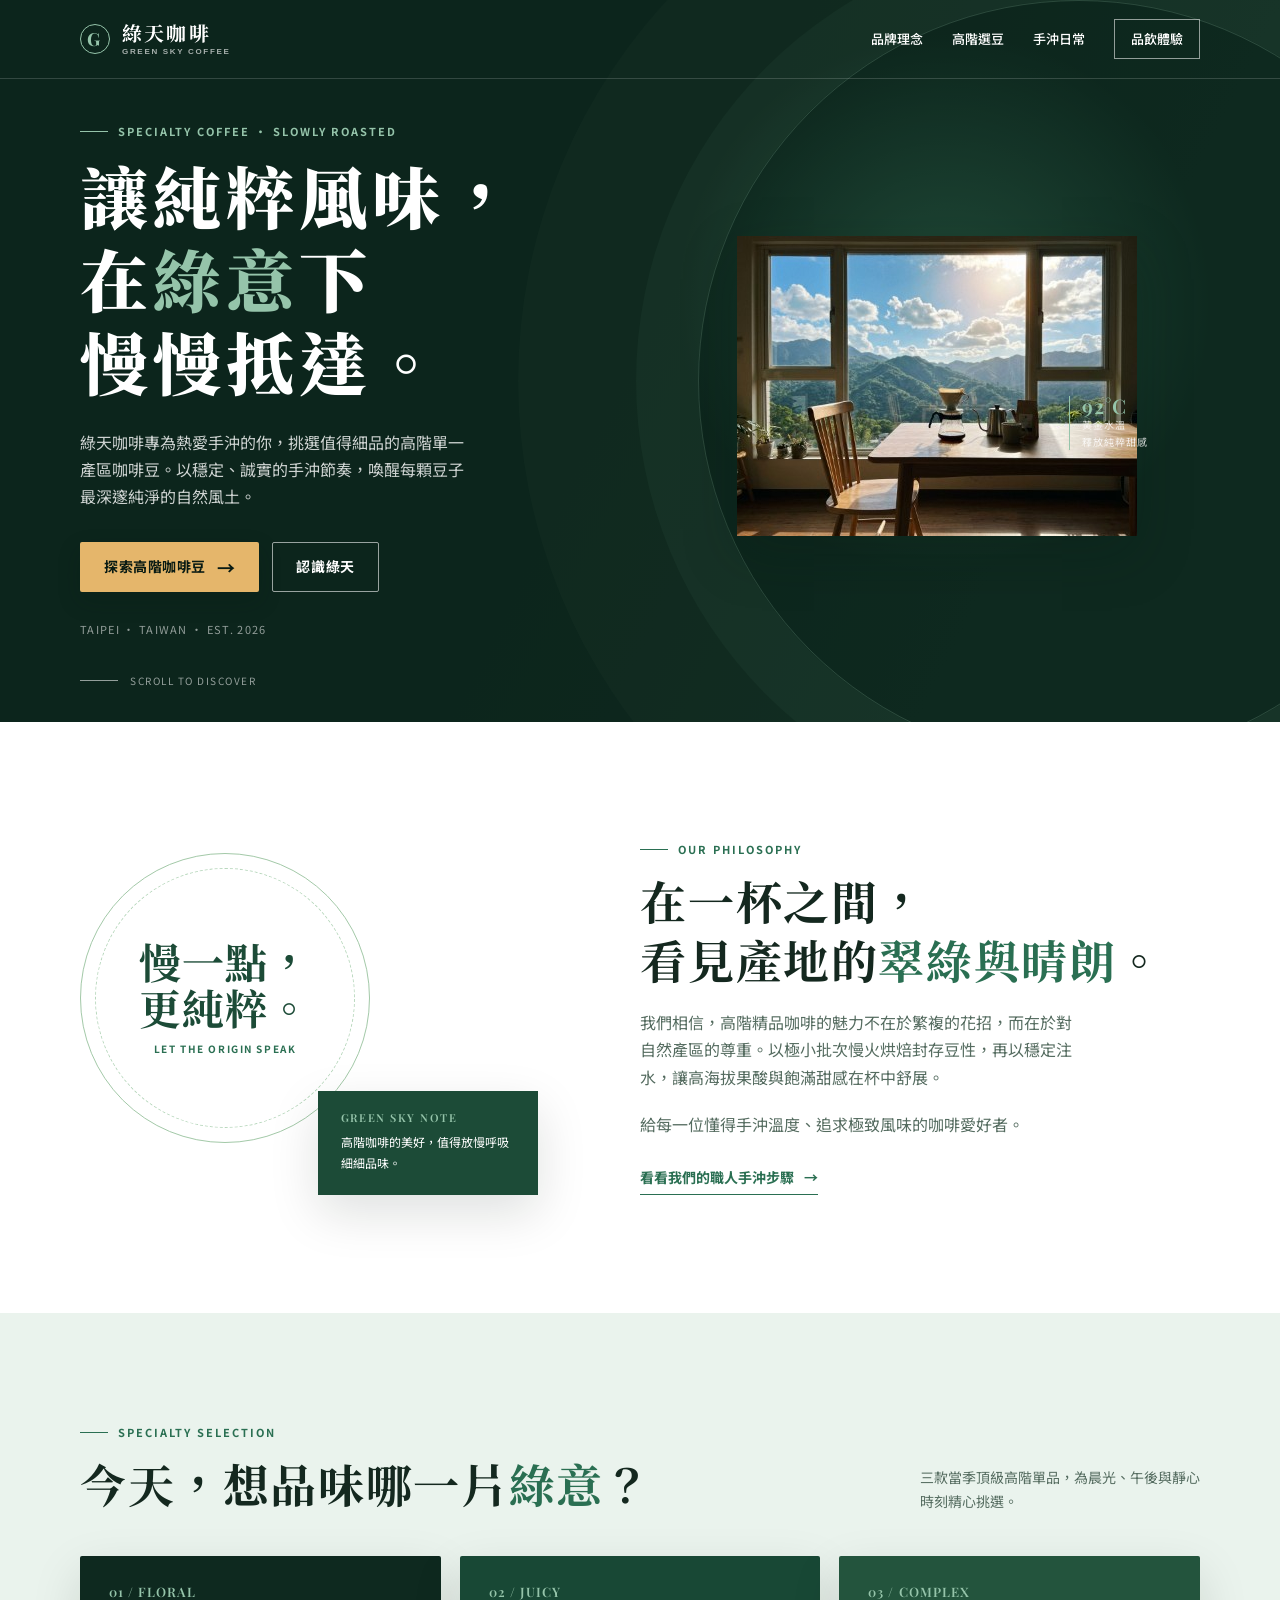
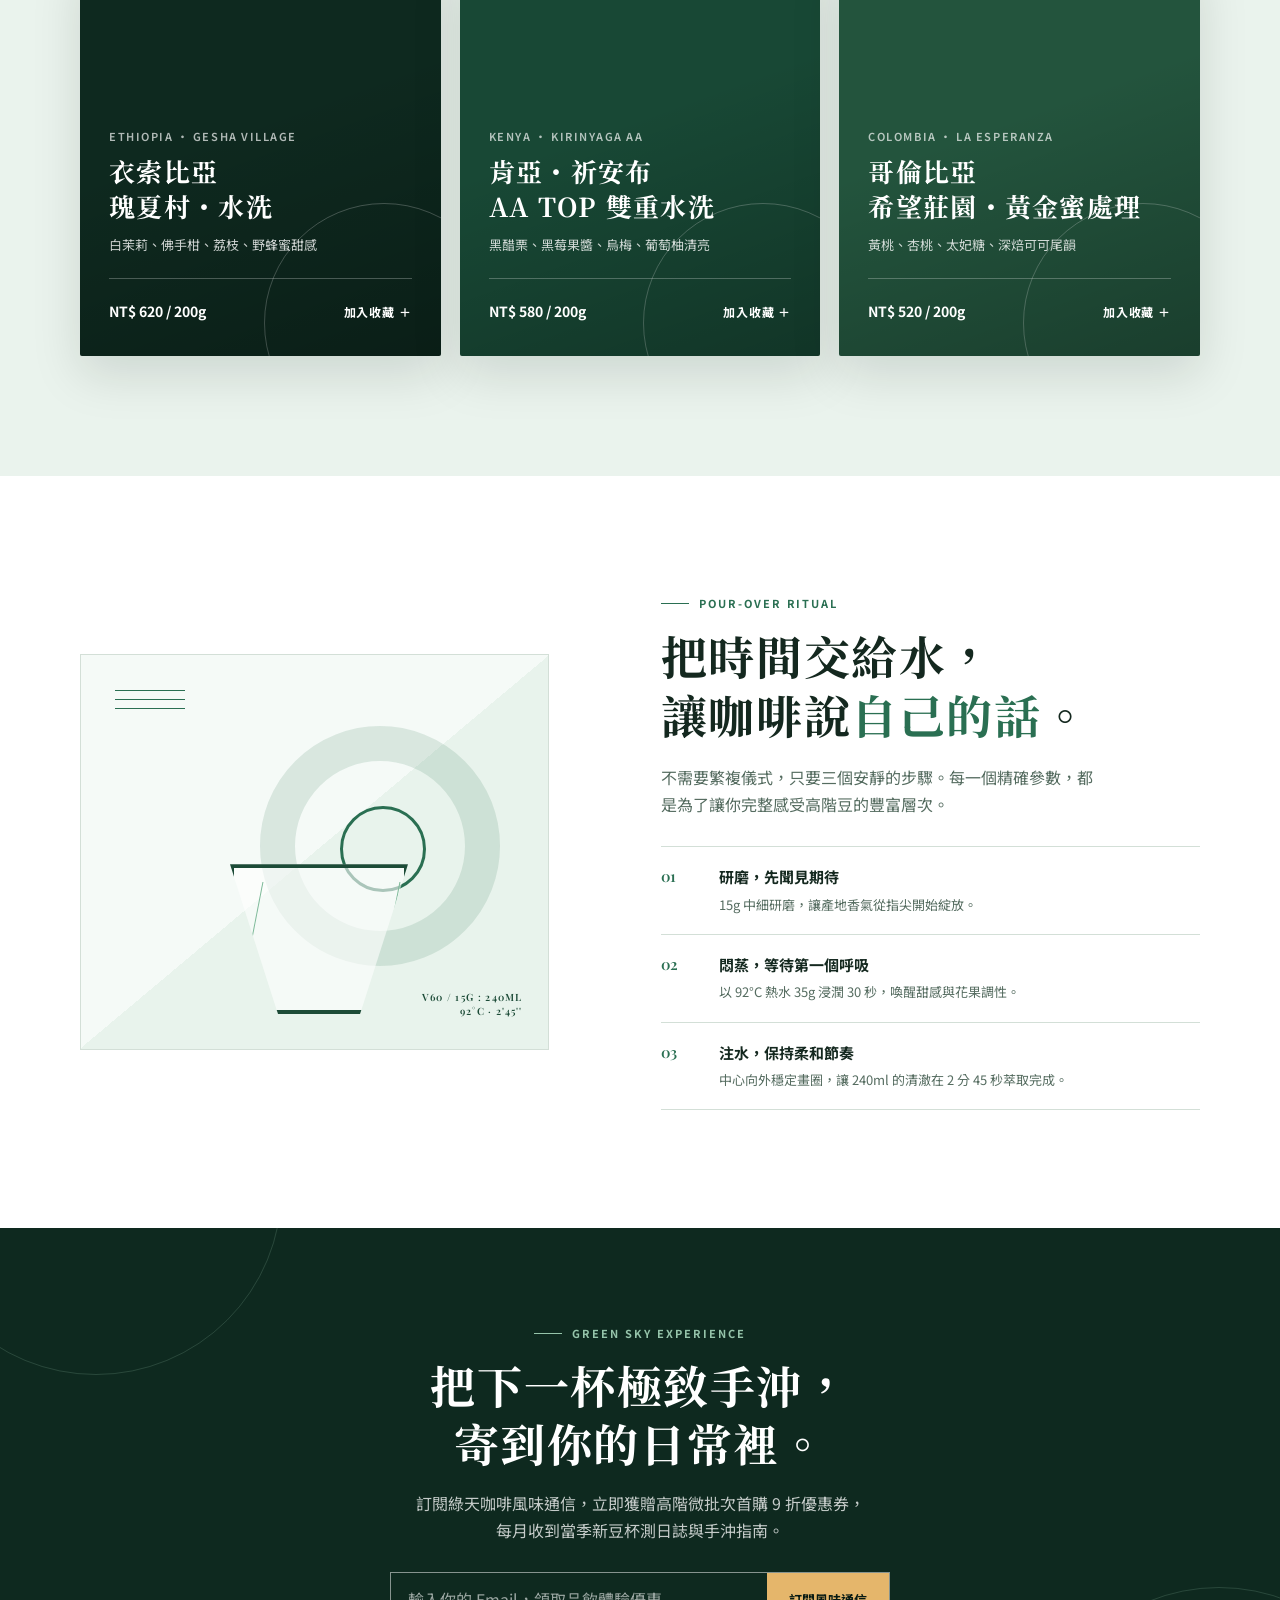
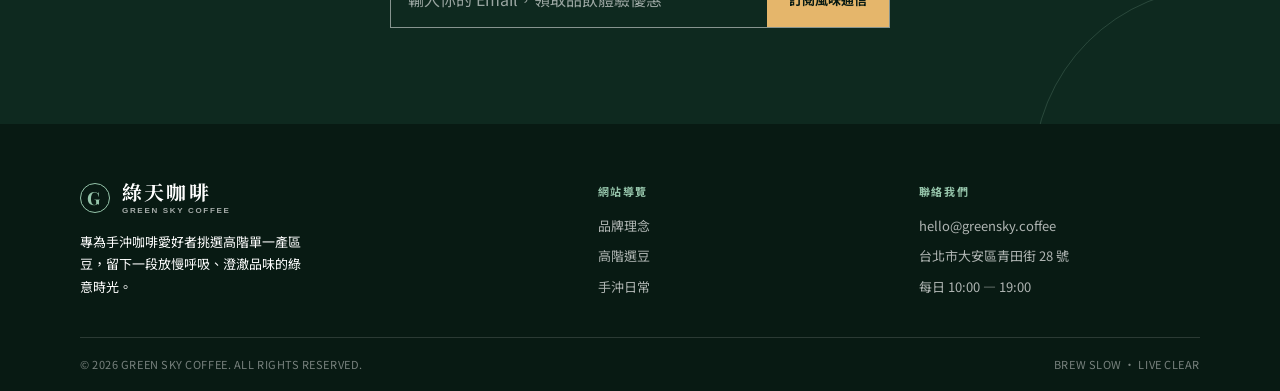
<file: onepage1/index.html>
<!DOCTYPE html>
<html lang="zh-Hant">
<head>
  <meta charset="UTF-8">
  <meta name="viewport" content="width=device-width, initial-scale=1.0">
  <meta name="description" content="綠天咖啡（GREEN SKY COFFEE）專為手沖咖啡愛好者精選高階單品豆，以極致風土與純粹手沖，讓每一滴咖啡都留下純淨與甘甜。">
  <title>綠天咖啡｜高階手沖咖啡專門・讓風味在綠意中抵達</title>
  <link rel="preconnect" href="https://fonts.googleapis.com">
  <link rel="preconnect" href="https://fonts.gstatic.com" crossorigin>
  <link href="https://fonts.googleapis.com/css2?family=DM+Mono:wght@400;500&family=Noto+Sans+TC:wght@400;500;600;700&family=Noto+Serif+TC:wght@600;700;900&family=Playfair+Display:ital,wght@0,600;0,700;1,600&display=swap" rel="stylesheet">
  <style>
    :root {
      --forest: #0e291f;
      --deep-forest: #081a13;
      --moss: #1c4b37;
      --emerald: #2a6f52;
      --leaf: #52a37c;
      --sage: #95c4aa;
      --mist-green: #eaf3ed;
      --cream: #f6f8f5;
      --paper: #ffffff;
      --ink: #14281f;
      --muted: #556c60;
      --line: #d3dfd7;
      --sand: #e5b66b;
      --sand-hover: #f0c77f;
      --shadow: 0 18px 50px rgba(8, 26, 19, .13);
    }

    * { box-sizing: border-box; }
    html { scroll-behavior: smooth; }
    body {
      margin: 0;
      color: var(--ink);
      background: var(--cream);
      font-family: "Noto Sans TC", sans-serif;
      font-size: 16px;
      line-height: 1.7;
      -webkit-font-smoothing: antialiased;
    }

    a { color: inherit; text-decoration: none; }
    button, input { font: inherit; }
    button { cursor: pointer; }
    .wrap { width: min(1120px, calc(100% - 48px)); margin: 0 auto; }
    .serif { font-family: "Noto Serif TC", serif; }
    .eyebrow {
      display: flex;
      align-items: center;
      gap: 10px;
      margin: 0 0 13px;
      color: var(--emerald);
      font-size: 11px;
      font-weight: 700;
      letter-spacing: .18em;
    }
    .eyebrow::before { content: ""; width: 28px; height: 1px; background: currentColor; }
    .section-title {
      margin: 0;
      font: 700 clamp(30px, 4vw, 46px)/1.28 "Noto Serif TC", serif;
      letter-spacing: .035em;
    }
    .section-title em { color: var(--emerald); font-style: normal; }
    .section-copy { max-width: 48ch; margin: 20px 0 0; color: var(--muted); }
    .button {
      display: inline-flex;
      align-items: center;
      justify-content: center;
      gap: 11px;
      min-height: 50px;
      padding: 12px 23px;
      border: 1px solid transparent;
      border-radius: 2px;
      font-size: 14px;
      font-weight: 700;
      letter-spacing: .04em;
      transition: transform .22s ease, box-shadow .22s ease, background .22s ease, color .22s ease;
    }
    .button:hover { transform: translateY(-2px); }
    .button:focus-visible, a:focus-visible, button:focus-visible, input:focus-visible { outline: 3px solid var(--leaf); outline-offset: 4px; }
    .button-primary { color: var(--deep-forest); background: var(--sand); box-shadow: 0 9px 22px rgba(8, 26, 19, .22); }
    .button-primary:hover { background: var(--sand-hover); }
    .button-outline { color: #fff; border-color: rgba(255,255,255,.58); }
    .button-outline:hover { background: rgba(255,255,255,.1); }
    .arrow { font-size: 18px; line-height: 1; }

    /* Header */
    .site-header {
      position: absolute;
      z-index: 10;
      width: 100%;
      color: #fff;
      border-bottom: 1px solid rgba(255, 255, 255, .16);
    }
    .nav { display: flex; align-items: center; justify-content: space-between; min-height: 78px; }
    .brand { display: flex; align-items: center; gap: 12px; font: 700 20px/1 "Noto Serif TC", serif; letter-spacing: .11em; }
    .brand-mark {
      display: grid;
      width: 30px;
      height: 30px;
      place-items: center;
      border: 1px solid var(--sage);
      border-radius: 50%;
      color: var(--sage);
      font: 700 18px/1 "Playfair Display", serif;
    }
    .brand small { display: block; margin-top: 5px; color: rgba(255,255,255,.64); font: 600 8px/1 sans-serif; letter-spacing: .21em; }
    .nav-links { display: flex; align-items: center; gap: 29px; font-size: 13px; font-weight: 500; }
    .nav-links a { position: relative; padding: 6px 0; }
    .nav-links a:not(.nav-cta)::after { content: ""; position: absolute; right: 0; bottom: 0; left: 0; height: 1px; background: var(--sage); transform: scaleX(0); transform-origin: right; transition: transform .22s; }
    .nav-links a:not(.nav-cta):hover::after { transform: scaleX(1); transform-origin: left; }
    .nav-cta { padding: 8px 16px !important; border: 1px solid rgba(255,255,255,.55); }
    .nav-cta:hover { color: var(--deep-forest); background: #fff; }
    .menu-toggle { display: none; border: 0; color: #fff; background: transparent; }

    /* Hero */
    .hero { position: relative; min-height: 704px; overflow: hidden; color: #fff; background: var(--forest); }
    .hero::before {
      content: "";
      position: absolute;
      inset: 0;
      opacity: .42;
      background: radial-gradient(circle at 74% 42%, rgba(82, 163, 124, .65), transparent 26%), linear-gradient(117deg, rgba(6,20,15,.4) 0 48%, rgba(14,41,31,.85) 78%);
    }
    .hero::after {
      content: "";
      position: absolute;
      top: 0;
      right: -180px;
      width: 760px;
      height: 760px;
      border: 1px solid rgba(149,196,170,.22);
      border-radius: 50%;
      box-shadow: 0 0 0 62px rgba(149,196,170,.045), 0 0 0 180px rgba(149,196,170,.025);
    }
    .hero-grid { position: relative; z-index: 1; display: grid; grid-template-columns: 1.02fr .98fr; gap: 45px; align-items: center; min-height: 704px; padding: 122px 0 72px; }
    .hero .eyebrow { color: var(--sage); }
    .hero-title { max-width: 14ch; margin: 0; font: 900 clamp(42px, 5.5vw, 68px)/1.22 "Noto Serif TC", serif; letter-spacing: .075em; }
    .hero-title .green { color: var(--sage); }
    .hero-lede { max-width: 44ch; margin: 26px 0 32px; color: rgba(255,255,255,.8); font-size: 16px; }
    .hero-actions { display: flex; flex-wrap: wrap; gap: 13px; }
    .hero-note { margin-top: 28px; color: rgba(255,255,255,.55); font-size: 11px; letter-spacing: .12em; }
    .hero-art { position: relative; display: flex; align-items: center; justify-content: center; min-height: 300px; }
    .hero-photo { display: block; width: min(400px, 100%); height: 300px; object-fit: cover; box-shadow: 0 18px 50px rgba(8,26,19,.25); }
    .sun { position: absolute; top: 4%; right: 15%; width: 160px; height: 160px; border-radius: 50%; background: #d3dfc4; box-shadow: 0 0 65px rgba(211,223,196,.36); }
    .mountain { position: absolute; right: -4%; bottom: 2%; width: 98%; height: 70%; clip-path: polygon(0 73%, 23% 42%, 37% 59%, 61% 10%, 73% 29%, 84% 0, 100% 37%, 100% 100%, 0 100%); background: linear-gradient(135deg, #235d43, #0d2e20 70%); opacity: .9; }
    .mountain::after { content: ""; position: absolute; inset: 0; background: linear-gradient(155deg, transparent 38%, rgba(6,22,15,.75) 38.5% 100%); }
    .coffee-vessel { position: absolute; z-index: 2; right: 17%; bottom: 0; width: 255px; filter: drop-shadow(0 22px 21px rgba(0,0,0,.28)); }
    .dripper { position: relative; width: 205px; height: 132px; margin: 0 auto -5px; border: 4px solid #ebf4ee; border-top-width: 6px; border-radius: 10px 10px 44% 44%; background: linear-gradient(115deg, rgba(82,163,124,.48), rgba(20,58,40,.32)); clip-path: polygon(0 0,100% 0,78% 100%,22% 100%); }
    .dripper::after { content: ""; position: absolute; inset: 18px 16px 0; border-top: 1px solid rgba(255,255,255,.6); border-left: 1px solid rgba(255,255,255,.25); transform: skewX(-17deg); }
    .carafe { position: relative; width: 170px; height: 181px; margin: 0 auto; border: 4px solid #ebf4ee; border-radius: 9px 9px 39% 39% / 9px 9px 19% 19%; background: linear-gradient(90deg, rgba(149,196,170,.26), rgba(8,26,19,.58)); }
    .carafe::before { content: ""; position: absolute; top: -16px; left: 27px; width: 108px; height: 20px; border: 4px solid #ebf4ee; border-bottom: 0; border-radius: 50% 50% 0 0; }
    .carafe::after { content: ""; position: absolute; right: 16px; bottom: 24px; left: 16px; height: 60px; border-radius: 3px 3px 26px 26px; background: linear-gradient(90deg, rgba(122,65,29,.85), rgba(66,32,10,.94)); }
    .art-label { position: absolute; z-index: 3; top: 50%; right: 2%; width: 120px; padding-left: 12px; border-left: 1px solid var(--sage); color: rgba(255,255,255,.8); font-size: 10px; line-height: 1.7; letter-spacing: .1em; }
    .art-label strong { display: block; color: var(--sage); font: 600 20px/1 "Playfair Display", serif; }
    .scroll-line { position: absolute; bottom: 23px; left: max(24px, calc((100% - 1120px) / 2)); z-index: 2; display: flex; align-items: center; gap: 12px; color: rgba(255,255,255,.56); font-size: 10px; letter-spacing: .15em; }
    .scroll-line::before { content: ""; width: 38px; height: 1px; background: currentColor; }

    /* Intro / Philosophy */
    .intro { padding: 118px 0; background: #fff; }
    .intro-grid { display: grid; grid-template-columns: .9fr 1.1fr; gap: clamp(45px, 8vw, 105px); align-items: center; }
    .intro-stamp { position: relative; min-height: 355px; }
    .stamp-circle { position: absolute; inset: 13px auto auto 0; display: grid; width: 290px; height: 290px; place-items: center; border: 1px solid #a3c9a8; border-radius: 50%; color: var(--moss); text-align: center; }
    .stamp-circle::before { content: ""; position: absolute; inset: 14px; border: 1px dashed #b7d7bc; border-radius: 50%; }
    .stamp-circle strong { display: block; font: 700 42px/1.1 "Noto Serif TC", serif; letter-spacing: .02em; }
    .stamp-circle span { display: block; margin-top: 10px; font-size: 10px; font-weight: 700; letter-spacing: .16em; color: var(--emerald); }
    .stamp-card { position: absolute; right: 0; bottom: 0; width: 220px; padding: 21px 23px; color: #fff; background: var(--moss); box-shadow: var(--shadow); }
    .stamp-card p { margin: 0; font-size: 12px; line-height: 1.8; }
    .stamp-card b { display: block; margin-bottom: 8px; color: var(--sage); font: 600 11px/1 "Playfair Display", serif; letter-spacing: .14em; }
    .intro .section-copy { font-size: 16px; }
    .intro-link { display: inline-flex; gap: 10px; margin-top: 28px; padding-bottom: 4px; border-bottom: 1px solid var(--emerald); color: var(--emerald); font-size: 14px; font-weight: 700; }

    /* Coffees / Selection */
    .coffee-section { padding: 110px 0 120px; background: var(--mist-green); }
    .section-head { display: flex; align-items: end; justify-content: space-between; gap: 30px; margin-bottom: 43px; }
    .section-head .section-copy { max-width: 35ch; margin: 0; font-size: 14px; }
    .coffee-grid { display: grid; grid-template-columns: repeat(3, 1fr); gap: 19px; }
    .coffee-card { position: relative; min-height: 400px; overflow: hidden; color: #fff; background: var(--forest); box-shadow: var(--shadow); border-radius: 2px; }
    .coffee-card::before { content: ""; position: absolute; right: -63px; bottom: -87px; width: 238px; height: 238px; border: 1px solid rgba(255,255,255,.25); border-radius: 50%; }
    .coffee-card::after { content: ""; position: absolute; top: 0; right: 0; bottom: 0; left: 0; background: linear-gradient(160deg, transparent 42%, rgba(0,0,0,.26)); pointer-events: none; }
    .coffee-card:nth-child(2) { background: #184835; }
    .coffee-card:nth-child(3) { background: #23543d; }
    .coffee-content { position: relative; z-index: 1; display: flex; flex-direction: column; min-height: 400px; padding: 29px; }
    .coffee-number { color: var(--sage); font: 600 13px/1 "Playfair Display", serif; letter-spacing: .08em; }
    .coffee-origin { margin: auto 0 7px; color: rgba(255,255,255,.68); font-size: 11px; font-weight: 600; letter-spacing: .14em; }
    .coffee-card h3 { margin: 0; font: 700 26px/1.35 "Noto Serif TC", serif; letter-spacing: .05em; }
    .coffee-notes { margin: 11px 0 22px; color: rgba(255,255,255,.8); font-size: 13px; }
    .coffee-bottom { display: flex; align-items: center; justify-content: space-between; padding-top: 18px; border-top: 1px solid rgba(255,255,255,.25); }
    .price { font-size: 14px; font-weight: 700; color: #fff; }
    .add-button { padding: 5px 0; border: 0; color: #fff; background: none; font-size: 12px; font-weight: 700; letter-spacing: .07em; transition: color .2s; }
    .add-button:hover { color: var(--sand); }

    /* Brew process */
    .brew { overflow: hidden; padding: 118px 0; background: #fff; }
    .brew-grid { display: grid; grid-template-columns: .93fr 1.07fr; gap: clamp(44px, 9vw, 112px); align-items: center; }
    .brew-visual { position: relative; min-height: 396px; border: 1px solid var(--line); background: linear-gradient(140deg, #f5faf7 0 50%, #e8f3ec 50%); }
    .brew-visual::before { content: ""; position: absolute; top: 35px; left: 34px; width: 70px; height: 1px; background: var(--emerald); box-shadow: 0 9px 0 var(--emerald), 0 18px 0 var(--emerald); }
    .pour-ring { position: absolute; top: 71px; right: 48px; width: 240px; height: 240px; border: 35px solid rgba(42,111,82,.14); border-radius: 50%; }
    .pour-ring::after { content: ""; position: absolute; top: 45px; left: 45px; width: 80px; height: 80px; border: 3px solid var(--emerald); border-radius: 50%; }
    .brew-v60 { position: absolute; bottom: 35px; left: 51%; width: 178px; height: 150px; border: 4px solid var(--moss); background: rgba(255,255,255,.6); clip-path: polygon(0 0,100% 0,73% 100%,27% 100%); transform: translateX(-50%); }
    .brew-v60::before { content: ""; position: absolute; top: 14px; right: 16px; bottom: 0; left: 16px; border-left: 1px solid #7cb998; border-right: 1px solid #7cb998; transform: skewX(-11deg); }
    .brew-caption { position: absolute; right: 25px; bottom: 21px; color: var(--moss); font: 600 10px/1.4 "Playfair Display", serif; letter-spacing: .13em; text-align: right; }
    .brew-steps { display: grid; gap: 0; margin: 28px 0 0; padding: 0; list-style: none; }
    .brew-steps li { display: grid; grid-template-columns: 43px 1fr; gap: 15px; padding: 17px 0; border-top: 1px solid var(--line); }
    .brew-steps li:last-child { border-bottom: 1px solid var(--line); }
    .step-no { color: var(--emerald); font: 600 15px/1.7 "Playfair Display", serif; }
    .step-copy b { display: block; font-size: 15px; }
    .step-copy span { color: var(--muted); font-size: 13px; }

    /* CTA / Visit */
    .visit { position: relative; overflow: hidden; padding: 96px 0; color: #fff; background: var(--forest); text-align: center; }
    .visit::before, .visit::after { content: ""; position: absolute; width: 370px; height: 370px; border: 1px solid rgba(149,196,170,.2); border-radius: 50%; }
    .visit::before { top: -225px; left: -90px; }
    .visit::after { right: -125px; bottom: -235px; }
    .visit .wrap { position: relative; z-index: 1; }
    .visit .eyebrow { justify-content: center; color: var(--sage); }
    .visit .section-title { font-size: clamp(30px, 4vw, 45px); }
    .visit p:not(.eyebrow) { max-width: 50ch; margin: 19px auto 28px; color: rgba(255,255,255,.76); }
    .subscribe { display: flex; max-width: 500px; margin: 0 auto; border: 1px solid rgba(255,255,255,.5); }
    .subscribe input { min-width: 0; flex: 1; padding: 13px 17px; border: 0; outline: none; color: #fff; background: transparent; }
    .subscribe input::placeholder { color: rgba(255,255,255,.58); }
    .subscribe button { padding: 0 22px; border: 0; color: var(--deep-forest); background: var(--sand); font-size: 13px; font-weight: 700; white-space: nowrap; transition: background .2s; }
    .subscribe button:hover { background: var(--sand-hover); }

    /* Footer */
    footer { color: rgba(255,255,255,.68); background: var(--deep-forest); }
    .footer-top { display: grid; grid-template-columns: 1.7fr 1fr 1fr; gap: 40px; padding: 58px 0 38px; }
    .footer-brand { color: #fff; }
    .footer-brand p { max-width: 33ch; margin: 16px 0 0; font-size: 13px; line-height: 1.75; }
    .footer-heading { margin: 0 0 15px; color: var(--sage); font-size: 11px; font-weight: 700; letter-spacing: .14em; }
    .footer-list { margin: 0; padding: 0; list-style: none; font-size: 13px; }
    .footer-list li + li { margin-top: 8px; }
    .footer-list a:hover { color: #fff; }
    .footer-bottom { display: flex; justify-content: space-between; gap: 24px; padding: 17px 0; border-top: 1px solid rgba(255,255,255,.14); color: rgba(255,255,255,.45); font-size: 11px; letter-spacing: .05em; }

    /* Toast */
    .toast {
      position: fixed;
      right: 22px;
      bottom: 22px;
      z-index: 20;
      max-width: min(340px, calc(100% - 44px));
      padding: 13px 18px;
      border-left: 3px solid var(--sand);
      color: #fff;
      background: var(--forest);
      box-shadow: var(--shadow);
      opacity: 0;
      pointer-events: none;
      transform: translateY(12px);
      transition: opacity .25s, transform .25s;
      font-size: 13px;
    }
    .toast.show { opacity: 1; transform: translateY(0); }

    /* Reveal */
    .reveal { opacity: 0; transform: translateY(18px); transition: opacity .65s ease, transform .65s ease; }
    .reveal.visible { opacity: 1; transform: translateY(0); }

    /* Media Queries */
    @media (max-width: 820px) {
      .nav { min-height: 68px; }
      .menu-toggle { display: block; width: 42px; height: 42px; font-size: 23px; }
      .nav-links { position: absolute; top: 68px; right: 0; left: 0; display: grid; gap: 0; max-height: 0; overflow: hidden; background: #0c251b; transition: max-height .27s ease; }
      .nav-links.open { max-height: 300px; border-top: 1px solid rgba(255,255,255,.12); }
      .nav-links a { padding: 13px 24px; border-bottom: 1px solid rgba(255,255,255,.09); }
      .nav-links .nav-cta { margin: 11px 24px; text-align: center; }
      .hero, .hero-grid { min-height: 710px; }
      .hero-grid { grid-template-columns: 1fr; padding-top: 115px; }
      .hero-art { min-height: 278px; height: 278px; margin-top: -35px; }
      .hero-photo { height: 278px; }
      .sun { right: 14%; width: 114px; height: 114px; }
      .mountain { width: 82%; height: 92%; }
      .coffee-vessel { right: 15%; transform: scale(.72); transform-origin: bottom right; }
      .art-label { top: 44%; right: 1%; }
      .intro-grid, .brew-grid { grid-template-columns: 1fr; }
      .intro-stamp { max-width: 510px; width: 100%; }
      .coffee-grid { grid-template-columns: 1fr 1fr; }
      .coffee-card:last-child { grid-column: span 2; }
      .footer-top { grid-template-columns: 1.4fr 1fr; }
      .footer-brand { grid-column: span 2; }
    }

    @media (max-width: 560px) {
      .wrap { width: min(100% - 34px, 1120px); }
      .hero, .hero-grid { min-height: 680px; }
      .hero-grid { padding-top: 100px; padding-bottom: 48px; }
      .hero-title { font-size: 40px; }
      .hero-lede { margin: 18px 0 23px; font-size: 14px; }
      .hero-art { min-height: 240px; height: 240px; }
      .hero-photo { height: 240px; }
      .art-label { display: none; }
      .scroll-line { bottom: 12px; left: 17px; }
      .intro, .coffee-section, .brew { padding: 76px 0; }
      .stamp-circle { width: 245px; height: 245px; }
      .stamp-card { width: 185px; padding: 16px; }
      .section-head { display: block; }
      .section-head .section-copy { margin-top: 15px; }
      .coffee-grid { grid-template-columns: 1fr; }
      .coffee-card, .coffee-card:last-child { grid-column: auto; min-height: 330px; }
      .coffee-content { min-height: 330px; }
      .brew-visual { min-height: 310px; }
      .pour-ring { top: 48px; right: 25px; width: 190px; height: 190px; border-width: 27px; }
      .visit { padding: 76px 0; }
      .subscribe { display: block; border: 0; }
      .subscribe input { width: 100%; border: 1px solid rgba(255,255,255,.5); }
      .subscribe button { width: 100%; min-height: 48px; margin-top: 9px; }
      .footer-top { grid-template-columns: 1fr; gap: 30px; }
      .footer-brand { grid-column: auto; }
      .footer-bottom { display: block; }
      .footer-bottom span + span { display: block; margin-top: 6px; }
    }

    @media (prefers-reduced-motion: reduce) {
      html { scroll-behavior: auto; }
      *, *::before, *::after { transition-duration: .01ms !important; animation-duration: .01ms !important; }
      .reveal { opacity: 1; transform: none; }
    }
  </style>
</head>
<body>
  <header class="site-header" id="top">
    <nav class="nav wrap" aria-label="主要導覽">
      <a class="brand" href="#top" aria-label="回到綠天咖啡首頁">
        <span class="brand-mark">G</span>
        <span>綠天咖啡<small>GREEN SKY COFFEE</small></span>
      </a>
      <button class="menu-toggle" type="button" aria-label="開啟導覽選單" aria-expanded="false" aria-controls="navLinks">☰</button>
      <div class="nav-links" id="navLinks">
        <a href="#story">品牌理念</a>
        <a href="#coffee">高階選豆</a>
        <a href="#brew">手沖日常</a>
        <a class="nav-cta" href="#visit">品飲體驗</a>
      </div>
    </nav>
  </header>

  <main>
    <section class="hero" aria-labelledby="heroTitle">
      <div class="hero-grid wrap">
        <div class="reveal">
          <p class="eyebrow">SPECIALTY COFFEE · SLOWLY ROASTED</p>
          <h1 class="hero-title" id="heroTitle">讓純粹風味，<br>在<span class="green">綠意</span>下<br>慢慢抵達。</h1>
          <p class="hero-lede">綠天咖啡專為熱愛手沖的你，挑選值得細品的高階單一產區咖啡豆。以穩定、誠實的手沖節奏，喚醒每顆豆子最深邃純淨的自然風土。</p>
          <div class="hero-actions">
            <a class="button button-primary" href="#coffee">探索高階咖啡豆 <span class="arrow">→</span></a>
            <a class="button button-outline" href="#story">認識綠天</a>
          </div>
          <p class="hero-note">TAIPEI · TAIWAN · EST. 2026</p>
        </div>
        <div class="hero-art" aria-hidden="true">
          <img class="hero-photo" src="images/hero.jpg" width="400" height="300" alt="">
          <p class="art-label"><strong>92°C</strong>黃金水溫<br>釋放純粹甜感</p>
        </div>
      </div>
      <p class="scroll-line">SCROLL TO DISCOVER</p>
    </section>

    <section class="intro" id="story" aria-labelledby="storyTitle">
      <div class="intro-grid wrap">
        <div class="intro-stamp reveal" aria-hidden="true">
          <div class="stamp-circle"><div><strong>慢一點，<br>更純粹。</strong><span>LET THE ORIGIN SPEAK</span></div></div>
          <div class="stamp-card"><b>GREEN SKY NOTE</b><p>高階咖啡的美好，值得放慢呼吸細細品味。</p></div>
        </div>
        <div class="reveal">
          <p class="eyebrow">OUR PHILOSOPHY</p>
          <h2 class="section-title" id="storyTitle">在一杯之間，<br>看見產地的<em>翠綠與晴朗</em>。</h2>
          <p class="section-copy">我們相信，高階精品咖啡的魅力不在於繁複的花招，而在於對自然產區的尊重。以極小批次慢火烘焙封存豆性，再以穩定注水，讓高海拔果酸與飽滿甜感在杯中舒展。</p>
          <p class="section-copy">給每一位懂得手沖溫度、追求極致風味的咖啡愛好者。</p>
          <a class="intro-link" href="#brew">看看我們的職人手沖步驟 <span>→</span></a>
        </div>
      </div>
    </section>

    <section class="coffee-section" id="coffee" aria-labelledby="coffeeTitle">
      <div class="wrap">
        <div class="section-head reveal">
          <div><p class="eyebrow">SPECIALTY SELECTION</p><h2 class="section-title" id="coffeeTitle">今天，想品味哪一片<em>綠意</em>？</h2></div>
          <p class="section-copy">三款當季頂級高階單品，為晨光、午後與靜心時刻精心挑選。</p>
        </div>
        <div class="coffee-grid">
          <article class="coffee-card reveal">
            <div class="coffee-content">
              <span class="coffee-number">01 / FLORAL</span>
              <p class="coffee-origin">ETHIOPIA · GESHA VILLAGE</p>
              <h3>衣索比亞<br>瑰夏村・水洗</h3>
              <p class="coffee-notes">白茉莉、佛手柑、荔枝、野蜂蜜甜感</p>
              <div class="coffee-bottom"><span class="price">NT$ 620 / 200g</span><button class="add-button" type="button" data-coffee="衣索比亞・瑰夏村">加入收藏 ＋</button></div>
            </div>
          </article>
          <article class="coffee-card reveal">
            <div class="coffee-content">
              <span class="coffee-number">02 / JUICY</span>
              <p class="coffee-origin">KENYA · KIRINYAGA AA</p>
              <h3>肯亞・祈安布<br>AA TOP 雙重水洗</h3>
              <p class="coffee-notes">黑醋栗、黑莓果醬、烏梅、葡萄柚清亮</p>
              <div class="coffee-bottom"><span class="price">NT$ 580 / 200g</span><button class="add-button" type="button" data-coffee="肯亞・祈安布 AA">加入收藏 ＋</button></div>
            </div>
          </article>
          <article class="coffee-card reveal">
            <div class="coffee-content">
              <span class="coffee-number">03 / COMPLEX</span>
              <p class="coffee-origin">COLOMBIA · LA ESPERANZA</p>
              <h3>哥倫比亞<br>希望莊園・黃金蜜處理</h3>
              <p class="coffee-notes">黃桃、杏桃、太妃糖、深焙可可尾韻</p>
              <div class="coffee-bottom"><span class="price">NT$ 520 / 200g</span><button class="add-button" type="button" data-coffee="哥倫比亞・希望莊園">加入收藏 ＋</button></div>
            </div>
          </article>
        </div>
      </div>
    </section>

    <section class="brew" id="brew" aria-labelledby="brewTitle">
      <div class="brew-grid wrap">
        <div class="brew-visual reveal" aria-hidden="true">
          <div class="pour-ring"></div><div class="brew-v60"></div><p class="brew-caption">V60 / 15G : 240ML<br>92°C · 2'45''</p>
        </div>
        <div class="reveal">
          <p class="eyebrow">POUR-OVER RITUAL</p>
          <h2 class="section-title" id="brewTitle">把時間交給水，<br>讓咖啡說<em>自己的話</em>。</h2>
          <p class="section-copy">不需要繁複儀式，只要三個安靜的步驟。每一個精確參數，都是為了讓你完整感受高階豆的豐富層次。</p>
          <ol class="brew-steps">
            <li><span class="step-no">01</span><span class="step-copy"><b>研磨，先聞見期待</b><span>15g 中細研磨，讓產地香氣從指尖開始綻放。</span></span></li>
            <li><span class="step-no">02</span><span class="step-copy"><b>悶蒸，等待第一個呼吸</b><span>以 92°C 熱水 35g 浸潤 30 秒，喚醒甜感與花果調性。</span></span></li>
            <li><span class="step-no">03</span><span class="step-copy"><b>注水，保持柔和節奏</b><span>中心向外穩定畫圈，讓 240ml 的清澈在 2 分 45 秒萃取完成。</span></span></li>
          </ol>
        </div>
      </div>
    </section>

    <section class="visit" id="visit" aria-labelledby="visitTitle">
      <div class="wrap reveal">
        <p class="eyebrow">GREEN SKY EXPERIENCE</p>
        <h2 class="section-title" id="visitTitle">把下一杯極致手沖，<br>寄到你的日常裡。</h2>
        <p>訂閱綠天咖啡風味通信，立即獲贈高階微批次首購 9 折優惠券，每月收到當季新豆杯測日誌與手沖指南。</p>
        <form class="subscribe" id="subscribeForm">
          <input type="email" aria-label="電子郵件地址" placeholder="輸入你的 Email，領取品飲體驗優惠" required>
          <button type="submit">訂閱風味通信</button>
        </form>
      </div>
    </section>
  </main>

  <footer>
    <div class="footer-top wrap">
      <div class="footer-brand">
        <a class="brand" href="#top">
          <span class="brand-mark">G</span>
          <span>綠天咖啡<small>GREEN SKY COFFEE</small></span>
        </a>
        <p>專為手沖咖啡愛好者挑選高階單一產區豆，留下一段放慢呼吸、澄澈品味的綠意時光。</p>
      </div>
      <div>
        <p class="footer-heading">網站導覽</p>
        <ul class="footer-list">
          <li><a href="#story">品牌理念</a></li>
          <li><a href="#coffee">高階選豆</a></li>
          <li><a href="#brew">手沖日常</a></li>
        </ul>
      </div>
      <div>
        <p class="footer-heading">聯絡我們</p>
        <ul class="footer-list">
          <li><a href="mailto:hello@greensky.coffee">hello@greensky.coffee</a></li>
          <li>台北市大安區青田街 28 號</li>
          <li>每日 10:00 — 19:00</li>
        </ul>
      </div>
    </div>
    <div class="footer-bottom wrap">
      <span>© 2026 GREEN SKY COFFEE. ALL RIGHTS RESERVED.</span>
      <span>BREW SLOW · LIVE CLEAR</span>
    </div>
  </footer>

  <div class="toast" id="toast" role="status" aria-live="polite"></div>

  <script>
    const menuToggle = document.querySelector('.menu-toggle');
    const navLinks = document.getElementById('navLinks');
    menuToggle.addEventListener('click', () => {
      const open = navLinks.classList.toggle('open');
      menuToggle.setAttribute('aria-expanded', open);
      menuToggle.setAttribute('aria-label', open ? '關閉導覽選單' : '開啟導覽選單');
      menuToggle.textContent = open ? '×' : '☰';
    });
    navLinks.querySelectorAll('a').forEach(link => link.addEventListener('click', () => {
      navLinks.classList.remove('open');
      menuToggle.setAttribute('aria-expanded', 'false');
      menuToggle.setAttribute('aria-label', '開啟導覽選單');
      menuToggle.textContent = '☰';
    }));

    const toast = document.getElementById('toast');
    let toastTimer;
    function showToast(message) {
      window.clearTimeout(toastTimer);
      toast.textContent = message;
      toast.classList.add('show');
      toastTimer = window.setTimeout(() => toast.classList.remove('show'), 2600);
    }

    document.querySelectorAll('[data-coffee]').forEach(button => button.addEventListener('click', () => {
      showToast(`已將「${button.dataset.coffee}」加入收藏。`);
    }));

    document.getElementById('subscribeForm').addEventListener('submit', event => {
      event.preventDefault();
      event.currentTarget.reset();
      showToast('謝謝訂閱，下一封晴朗的風味通信即將寄出。');
    });

    const reducedMotion = window.matchMedia('(prefers-reduced-motion: reduce)').matches;
    const revealItems = document.querySelectorAll('.reveal');
    if (reducedMotion || !('IntersectionObserver' in window)) {
      revealItems.forEach(item => item.classList.add('visible'));
    } else {
      const observer = new IntersectionObserver(entries => {
        entries.forEach(entry => {
          if (entry.isIntersecting) {
            entry.target.classList.add('visible');
            observer.unobserve(entry.target);
          }
        });
      }, { threshold: .12 });
      revealItems.forEach(item => observer.observe(item));
    }
  </script>
</body>
</html>
</file>
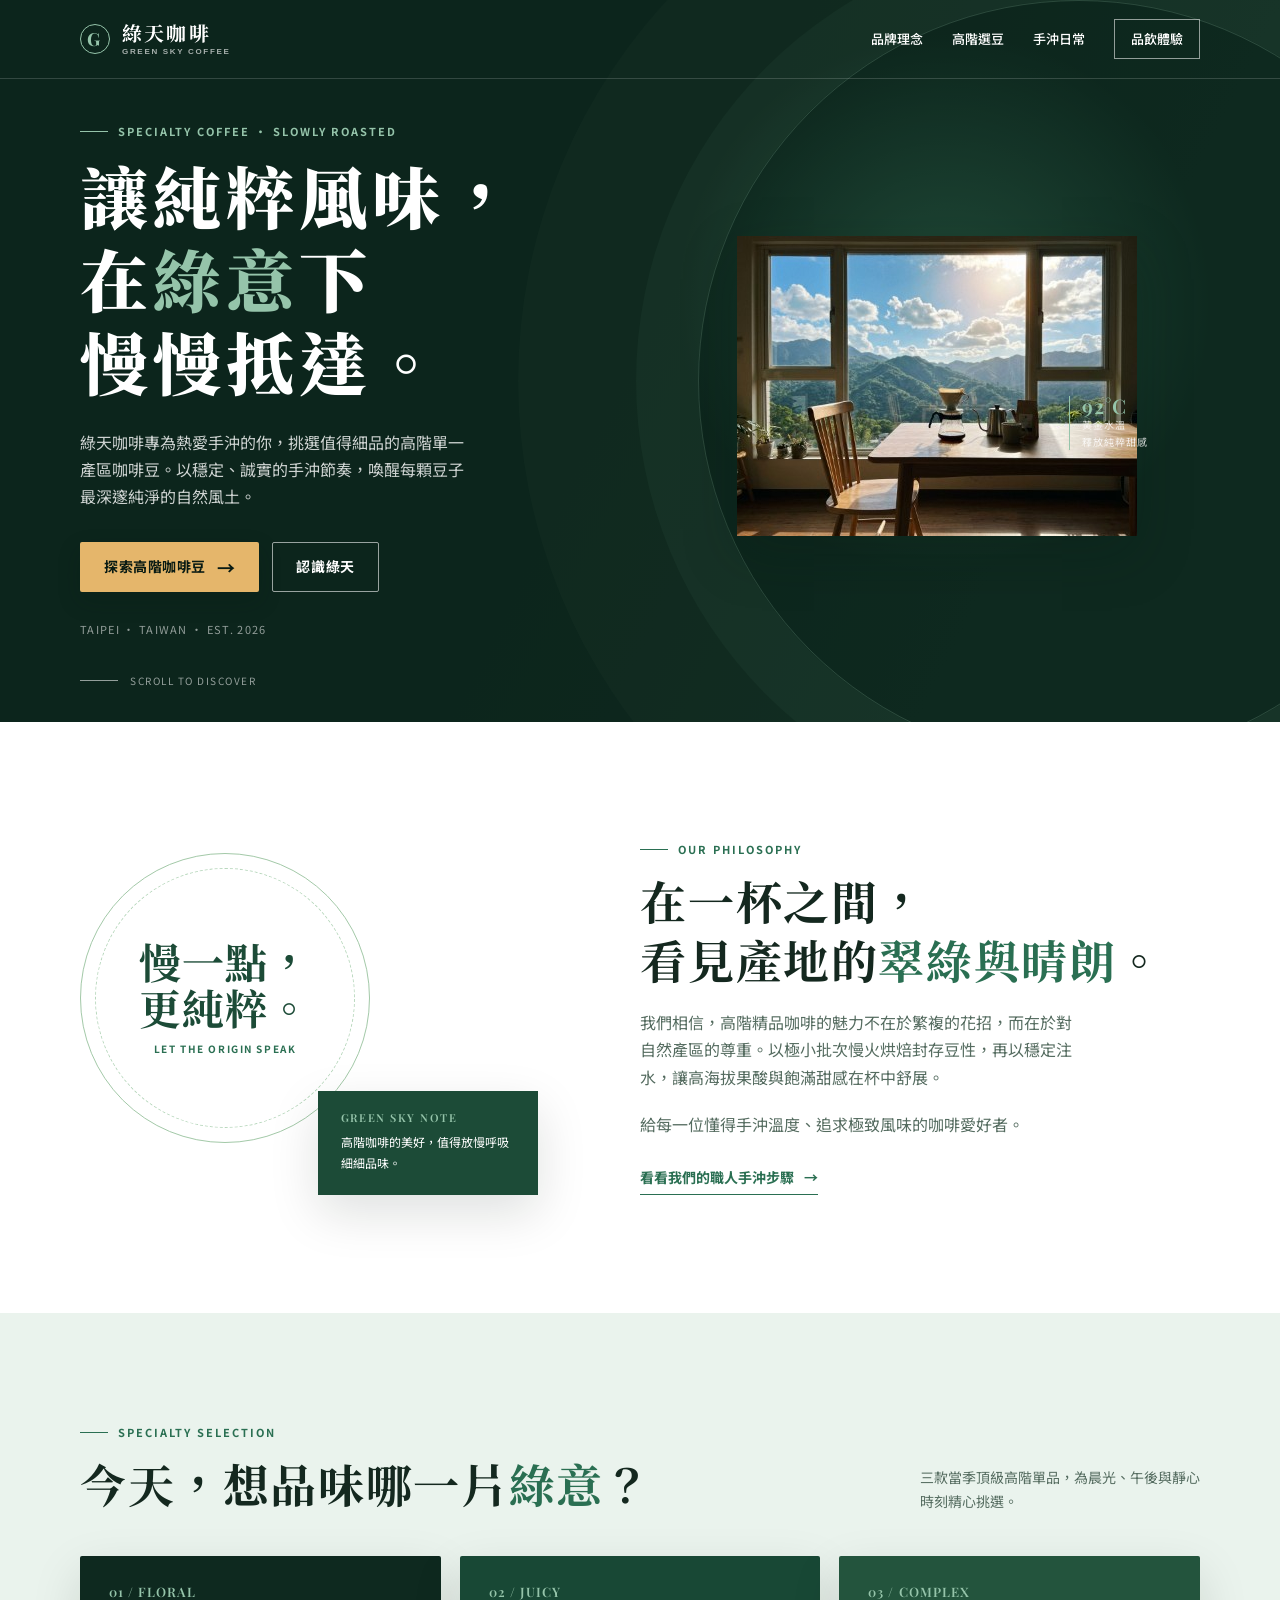
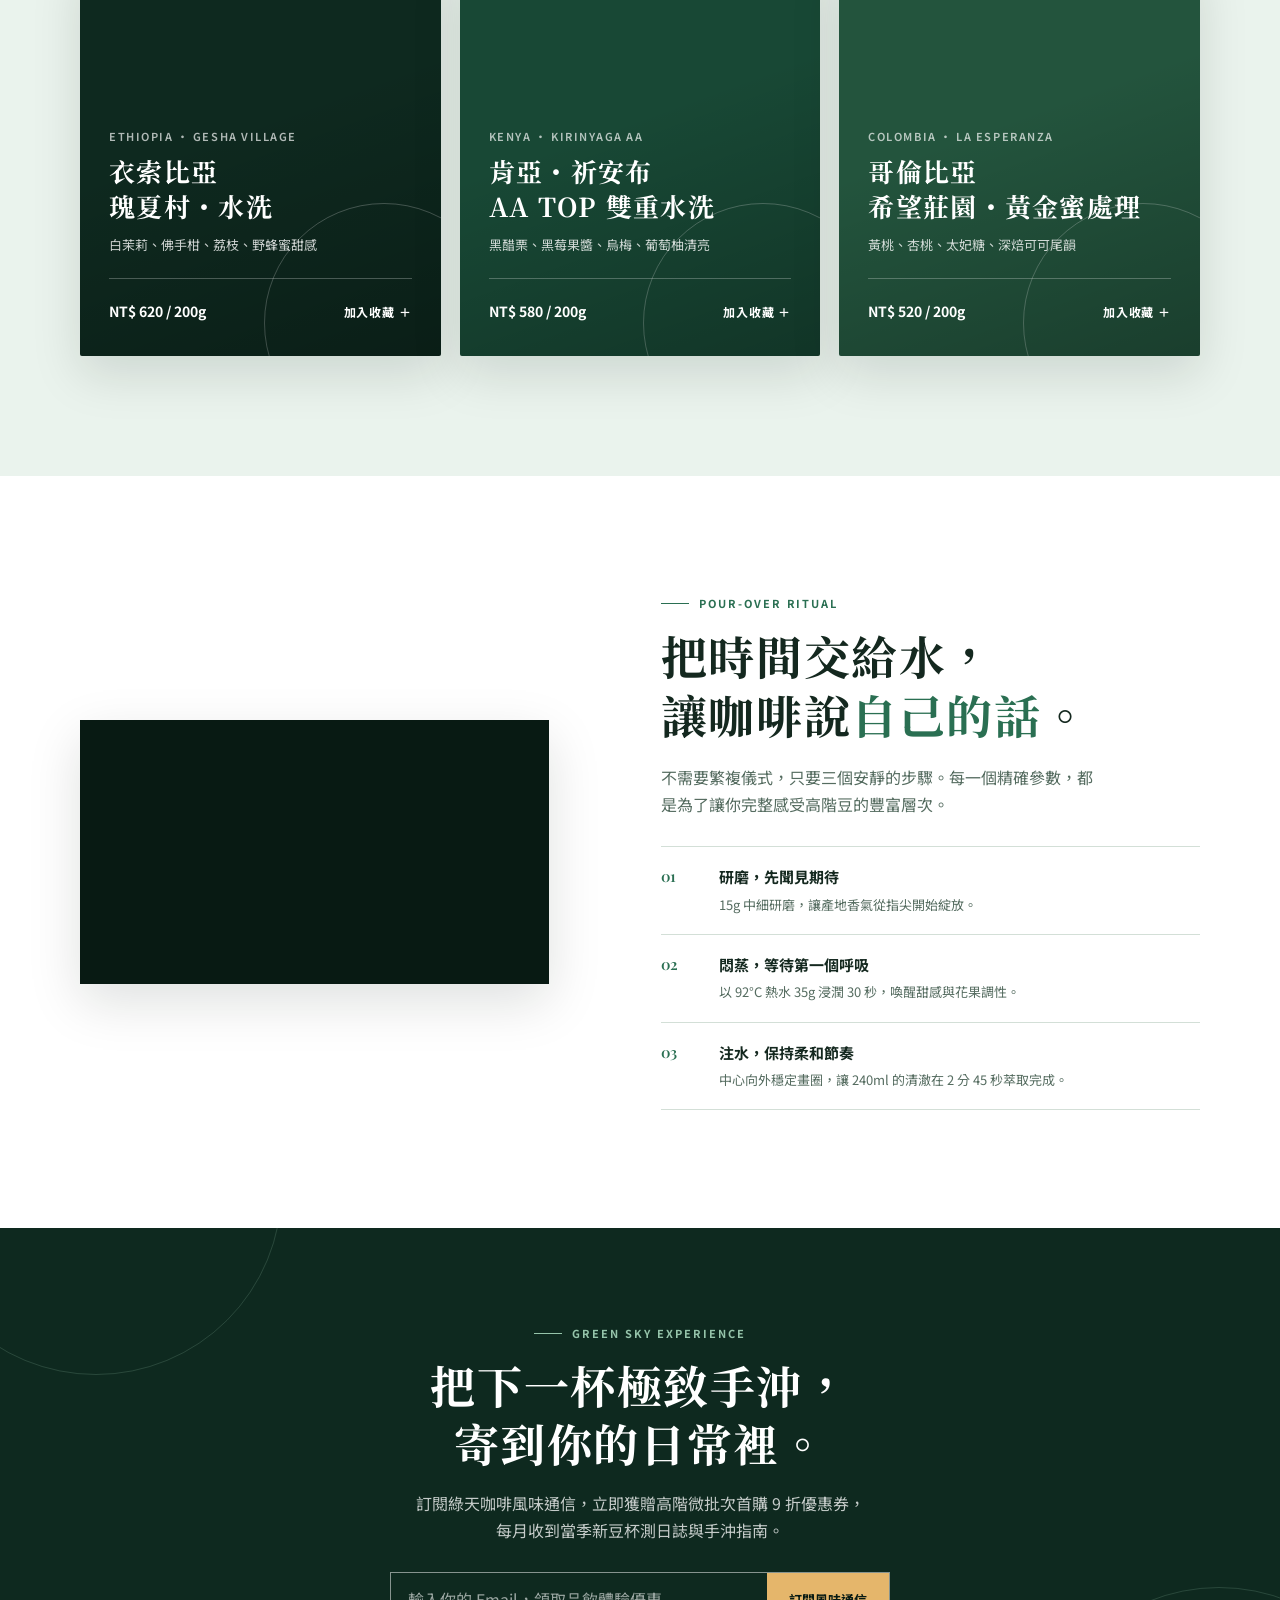
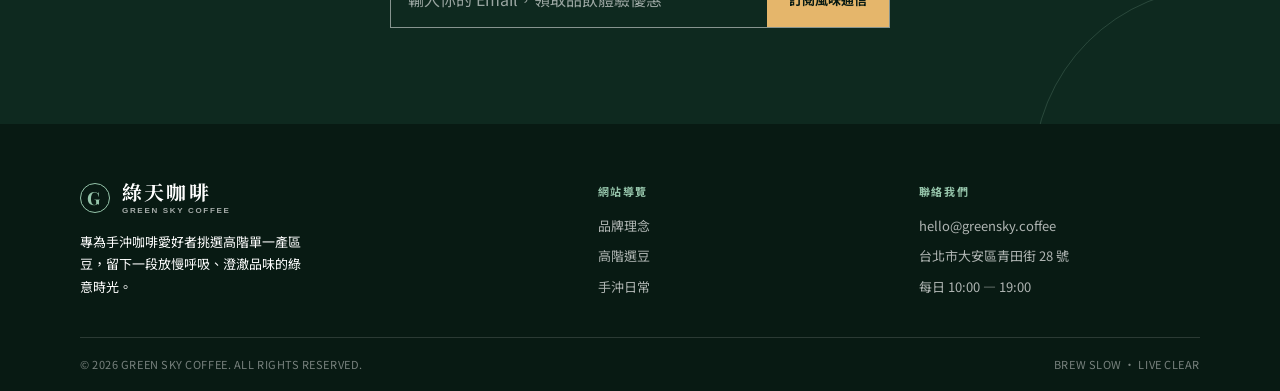
<file: onepage2/index.html>
<!DOCTYPE html>
<html lang="zh-Hant">
<head>
  <meta charset="UTF-8">
  <meta name="viewport" content="width=device-width, initial-scale=1.0">
  <meta name="description" content="綠天咖啡（GREEN SKY COFFEE）專為手沖咖啡愛好者精選高階單品豆，以極致風土與純粹手沖，讓每一滴咖啡都留下純淨與甘甜。">
  <title>綠天咖啡｜高階手沖咖啡專門・讓風味在綠意中抵達</title>
  <link rel="preconnect" href="https://fonts.googleapis.com">
  <link rel="preconnect" href="https://fonts.gstatic.com" crossorigin>
  <link href="https://fonts.googleapis.com/css2?family=DM+Mono:wght@400;500&family=Noto+Sans+TC:wght@400;500;600;700&family=Noto+Serif+TC:wght@600;700;900&family=Playfair+Display:ital,wght@0,600;0,700;1,600&display=swap" rel="stylesheet">
  <style>
    :root {
      --forest: #0e291f;
      --deep-forest: #081a13;
      --moss: #1c4b37;
      --emerald: #2a6f52;
      --leaf: #52a37c;
      --sage: #95c4aa;
      --mist-green: #eaf3ed;
      --cream: #f6f8f5;
      --paper: #ffffff;
      --ink: #14281f;
      --muted: #556c60;
      --line: #d3dfd7;
      --sand: #e5b66b;
      --sand-hover: #f0c77f;
      --shadow: 0 18px 50px rgba(8, 26, 19, .13);
    }

    * { box-sizing: border-box; }
    html { scroll-behavior: smooth; }
    body {
      margin: 0;
      color: var(--ink);
      background: var(--cream);
      font-family: "Noto Sans TC", sans-serif;
      font-size: 16px;
      line-height: 1.7;
      -webkit-font-smoothing: antialiased;
    }

    a { color: inherit; text-decoration: none; }
    button, input { font: inherit; }
    button { cursor: pointer; }
    .wrap { width: min(1120px, calc(100% - 48px)); margin: 0 auto; }
    .serif { font-family: "Noto Serif TC", serif; }
    .eyebrow {
      display: flex;
      align-items: center;
      gap: 10px;
      margin: 0 0 13px;
      color: var(--emerald);
      font-size: 11px;
      font-weight: 700;
      letter-spacing: .18em;
    }
    .eyebrow::before { content: ""; width: 28px; height: 1px; background: currentColor; }
    .section-title {
      margin: 0;
      font: 700 clamp(30px, 4vw, 46px)/1.28 "Noto Serif TC", serif;
      letter-spacing: .035em;
    }
    .section-title em { color: var(--emerald); font-style: normal; }
    .section-copy { max-width: 48ch; margin: 20px 0 0; color: var(--muted); }
    .button {
      display: inline-flex;
      align-items: center;
      justify-content: center;
      gap: 11px;
      min-height: 50px;
      padding: 12px 23px;
      border: 1px solid transparent;
      border-radius: 2px;
      font-size: 14px;
      font-weight: 700;
      letter-spacing: .04em;
      transition: transform .22s ease, box-shadow .22s ease, background .22s ease, color .22s ease;
    }
    .button:hover { transform: translateY(-2px); }
    .button:focus-visible, a:focus-visible, button:focus-visible, input:focus-visible { outline: 3px solid var(--leaf); outline-offset: 4px; }
    .button-primary { color: var(--deep-forest); background: var(--sand); box-shadow: 0 9px 22px rgba(8, 26, 19, .22); }
    .button-primary:hover { background: var(--sand-hover); }
    .button-outline { color: #fff; border-color: rgba(255,255,255,.58); }
    .button-outline:hover { background: rgba(255,255,255,.1); }
    .arrow { font-size: 18px; line-height: 1; }

    /* Header */
    .site-header {
      position: absolute;
      z-index: 10;
      width: 100%;
      color: #fff;
      border-bottom: 1px solid rgba(255, 255, 255, .16);
    }
    .nav { display: flex; align-items: center; justify-content: space-between; min-height: 78px; }
    .brand { display: flex; align-items: center; gap: 12px; font: 700 20px/1 "Noto Serif TC", serif; letter-spacing: .11em; }
    .brand-mark {
      display: grid;
      width: 30px;
      height: 30px;
      place-items: center;
      border: 1px solid var(--sage);
      border-radius: 50%;
      color: var(--sage);
      font: 700 18px/1 "Playfair Display", serif;
    }
    .brand small { display: block; margin-top: 5px; color: rgba(255,255,255,.64); font: 600 8px/1 sans-serif; letter-spacing: .21em; }
    .nav-links { display: flex; align-items: center; gap: 29px; font-size: 13px; font-weight: 500; }
    .nav-links a { position: relative; padding: 6px 0; }
    .nav-links a:not(.nav-cta)::after { content: ""; position: absolute; right: 0; bottom: 0; left: 0; height: 1px; background: var(--sage); transform: scaleX(0); transform-origin: right; transition: transform .22s; }
    .nav-links a:not(.nav-cta):hover::after { transform: scaleX(1); transform-origin: left; }
    .nav-cta { padding: 8px 16px !important; border: 1px solid rgba(255,255,255,.55); }
    .nav-cta:hover { color: var(--deep-forest); background: #fff; }
    .menu-toggle { display: none; border: 0; color: #fff; background: transparent; }

    /* Hero */
    .hero { position: relative; min-height: 704px; overflow: hidden; color: #fff; background: var(--forest); }
    .hero::before {
      content: "";
      position: absolute;
      inset: 0;
      opacity: .42;
      background: radial-gradient(circle at 74% 42%, rgba(82, 163, 124, .65), transparent 26%), linear-gradient(117deg, rgba(6,20,15,.4) 0 48%, rgba(14,41,31,.85) 78%);
    }
    .hero::after {
      content: "";
      position: absolute;
      top: 0;
      right: -180px;
      width: 760px;
      height: 760px;
      border: 1px solid rgba(149,196,170,.22);
      border-radius: 50%;
      box-shadow: 0 0 0 62px rgba(149,196,170,.045), 0 0 0 180px rgba(149,196,170,.025);
    }
    .hero-grid { position: relative; z-index: 1; display: grid; grid-template-columns: 1.02fr .98fr; gap: 45px; align-items: center; min-height: 704px; padding: 122px 0 72px; }
    .hero .eyebrow { color: var(--sage); }
    .hero-title { max-width: 14ch; margin: 0; font: 900 clamp(42px, 5.5vw, 68px)/1.22 "Noto Serif TC", serif; letter-spacing: .075em; }
    .hero-title .green { color: var(--sage); }
    .hero-lede { max-width: 44ch; margin: 26px 0 32px; color: rgba(255,255,255,.8); font-size: 16px; }
    .hero-actions { display: flex; flex-wrap: wrap; gap: 13px; }
    .hero-note { margin-top: 28px; color: rgba(255,255,255,.55); font-size: 11px; letter-spacing: .12em; }
    .hero-art { position: relative; display: flex; align-items: center; justify-content: center; min-height: 300px; }
    .hero-photo { display: block; width: min(400px, 100%); height: 300px; object-fit: cover; box-shadow: 0 18px 50px rgba(8,26,19,.25); }
    .sun { position: absolute; top: 4%; right: 15%; width: 160px; height: 160px; border-radius: 50%; background: #d3dfc4; box-shadow: 0 0 65px rgba(211,223,196,.36); }
    .mountain { position: absolute; right: -4%; bottom: 2%; width: 98%; height: 70%; clip-path: polygon(0 73%, 23% 42%, 37% 59%, 61% 10%, 73% 29%, 84% 0, 100% 37%, 100% 100%, 0 100%); background: linear-gradient(135deg, #235d43, #0d2e20 70%); opacity: .9; }
    .mountain::after { content: ""; position: absolute; inset: 0; background: linear-gradient(155deg, transparent 38%, rgba(6,22,15,.75) 38.5% 100%); }
    .coffee-vessel { position: absolute; z-index: 2; right: 17%; bottom: 0; width: 255px; filter: drop-shadow(0 22px 21px rgba(0,0,0,.28)); }
    .dripper { position: relative; width: 205px; height: 132px; margin: 0 auto -5px; border: 4px solid #ebf4ee; border-top-width: 6px; border-radius: 10px 10px 44% 44%; background: linear-gradient(115deg, rgba(82,163,124,.48), rgba(20,58,40,.32)); clip-path: polygon(0 0,100% 0,78% 100%,22% 100%); }
    .dripper::after { content: ""; position: absolute; inset: 18px 16px 0; border-top: 1px solid rgba(255,255,255,.6); border-left: 1px solid rgba(255,255,255,.25); transform: skewX(-17deg); }
    .carafe { position: relative; width: 170px; height: 181px; margin: 0 auto; border: 4px solid #ebf4ee; border-radius: 9px 9px 39% 39% / 9px 9px 19% 19%; background: linear-gradient(90deg, rgba(149,196,170,.26), rgba(8,26,19,.58)); }
    .carafe::before { content: ""; position: absolute; top: -16px; left: 27px; width: 108px; height: 20px; border: 4px solid #ebf4ee; border-bottom: 0; border-radius: 50% 50% 0 0; }
    .carafe::after { content: ""; position: absolute; right: 16px; bottom: 24px; left: 16px; height: 60px; border-radius: 3px 3px 26px 26px; background: linear-gradient(90deg, rgba(122,65,29,.85), rgba(66,32,10,.94)); }
    .art-label { position: absolute; z-index: 3; top: 50%; right: 2%; width: 120px; padding-left: 12px; border-left: 1px solid var(--sage); color: rgba(255,255,255,.8); font-size: 10px; line-height: 1.7; letter-spacing: .1em; }
    .art-label strong { display: block; color: var(--sage); font: 600 20px/1 "Playfair Display", serif; }
    .scroll-line { position: absolute; bottom: 23px; left: max(24px, calc((100% - 1120px) / 2)); z-index: 2; display: flex; align-items: center; gap: 12px; color: rgba(255,255,255,.56); font-size: 10px; letter-spacing: .15em; }
    .scroll-line::before { content: ""; width: 38px; height: 1px; background: currentColor; }

    /* Intro / Philosophy */
    .intro { padding: 118px 0; background: #fff; }
    .intro-grid { display: grid; grid-template-columns: .9fr 1.1fr; gap: clamp(45px, 8vw, 105px); align-items: center; }
    .intro-stamp { position: relative; min-height: 355px; }
    .stamp-circle { position: absolute; inset: 13px auto auto 0; display: grid; width: 290px; height: 290px; place-items: center; border: 1px solid #a3c9a8; border-radius: 50%; color: var(--moss); text-align: center; }
    .stamp-circle::before { content: ""; position: absolute; inset: 14px; border: 1px dashed #b7d7bc; border-radius: 50%; }
    .stamp-circle strong { display: block; font: 700 42px/1.1 "Noto Serif TC", serif; letter-spacing: .02em; }
    .stamp-circle span { display: block; margin-top: 10px; font-size: 10px; font-weight: 700; letter-spacing: .16em; color: var(--emerald); }
    .stamp-card { position: absolute; right: 0; bottom: 0; width: 220px; padding: 21px 23px; color: #fff; background: var(--moss); box-shadow: var(--shadow); }
    .stamp-card p { margin: 0; font-size: 12px; line-height: 1.8; }
    .stamp-card b { display: block; margin-bottom: 8px; color: var(--sage); font: 600 11px/1 "Playfair Display", serif; letter-spacing: .14em; }
    .intro .section-copy { font-size: 16px; }
    .intro-link { display: inline-flex; gap: 10px; margin-top: 28px; padding-bottom: 4px; border-bottom: 1px solid var(--emerald); color: var(--emerald); font-size: 14px; font-weight: 700; }

    /* Coffees / Selection */
    .coffee-section { padding: 110px 0 120px; background: var(--mist-green); }
    .section-head { display: flex; align-items: end; justify-content: space-between; gap: 30px; margin-bottom: 43px; }
    .section-head .section-copy { max-width: 35ch; margin: 0; font-size: 14px; }
    .coffee-grid { display: grid; grid-template-columns: repeat(3, 1fr); gap: 19px; }
    .coffee-card { position: relative; min-height: 400px; overflow: hidden; color: #fff; background: var(--forest); box-shadow: var(--shadow); border-radius: 2px; }
    .coffee-card::before { content: ""; position: absolute; right: -63px; bottom: -87px; width: 238px; height: 238px; border: 1px solid rgba(255,255,255,.25); border-radius: 50%; }
    .coffee-card::after { content: ""; position: absolute; top: 0; right: 0; bottom: 0; left: 0; background: linear-gradient(160deg, transparent 42%, rgba(0,0,0,.26)); pointer-events: none; }
    .coffee-card:nth-child(2) { background: #184835; }
    .coffee-card:nth-child(3) { background: #23543d; }
    .coffee-content { position: relative; z-index: 1; display: flex; flex-direction: column; min-height: 400px; padding: 29px; }
    .coffee-number { color: var(--sage); font: 600 13px/1 "Playfair Display", serif; letter-spacing: .08em; }
    .coffee-origin { margin: auto 0 7px; color: rgba(255,255,255,.68); font-size: 11px; font-weight: 600; letter-spacing: .14em; }
    .coffee-card h3 { margin: 0; font: 700 26px/1.35 "Noto Serif TC", serif; letter-spacing: .05em; }
    .coffee-notes { margin: 11px 0 22px; color: rgba(255,255,255,.8); font-size: 13px; }
    .coffee-bottom { display: flex; align-items: center; justify-content: space-between; padding-top: 18px; border-top: 1px solid rgba(255,255,255,.25); }
    .price { font-size: 14px; font-weight: 700; color: #fff; }
    .add-button { padding: 5px 0; border: 0; color: #fff; background: none; font-size: 12px; font-weight: 700; letter-spacing: .07em; transition: color .2s; }
    .add-button:hover { color: var(--sand); }

    /* Brew process */
    .brew { overflow: hidden; padding: 118px 0; background: #fff; }
    .brew-grid { display: grid; grid-template-columns: .93fr 1.07fr; gap: clamp(44px, 9vw, 112px); align-items: center; }
    .brew-visual { position: relative; min-height: 396px; border: 1px solid var(--line); background: linear-gradient(140deg, #f5faf7 0 50%, #e8f3ec 50%); }
    .brew-visual::before { content: ""; position: absolute; top: 35px; left: 34px; width: 70px; height: 1px; background: var(--emerald); box-shadow: 0 9px 0 var(--emerald), 0 18px 0 var(--emerald); }
    .pour-ring { position: absolute; top: 71px; right: 48px; width: 240px; height: 240px; border: 35px solid rgba(42,111,82,.14); border-radius: 50%; }
    .pour-ring::after { content: ""; position: absolute; top: 45px; left: 45px; width: 80px; height: 80px; border: 3px solid var(--emerald); border-radius: 50%; }
    .brew-v60 { position: absolute; bottom: 35px; left: 51%; width: 178px; height: 150px; border: 4px solid var(--moss); background: rgba(255,255,255,.6); clip-path: polygon(0 0,100% 0,73% 100%,27% 100%); transform: translateX(-50%); }
    .brew-v60::before { content: ""; position: absolute; top: 14px; right: 16px; bottom: 0; left: 16px; border-left: 1px solid #7cb998; border-right: 1px solid #7cb998; transform: skewX(-11deg); }
    .brew-caption { position: absolute; right: 25px; bottom: 21px; color: var(--moss); font: 600 10px/1.4 "Playfair Display", serif; letter-spacing: .13em; text-align: right; }
    .video-frame { width: 100%; aspect-ratio: 16 / 9; align-self: center; overflow: hidden; background: var(--deep-forest); box-shadow: var(--shadow); }
    .video-frame iframe { display: block; width: 100%; height: 100%; min-height: 315px; border: 0; }
    .brew-steps { display: grid; gap: 0; margin: 28px 0 0; padding: 0; list-style: none; }
    .brew-steps li { display: grid; grid-template-columns: 43px 1fr; gap: 15px; padding: 17px 0; border-top: 1px solid var(--line); }
    .brew-steps li:last-child { border-bottom: 1px solid var(--line); }
    .step-no { color: var(--emerald); font: 600 15px/1.7 "Playfair Display", serif; }
    .step-copy b { display: block; font-size: 15px; }
    .step-copy span { color: var(--muted); font-size: 13px; }

    /* CTA / Visit */
    .visit { position: relative; overflow: hidden; padding: 96px 0; color: #fff; background: var(--forest); text-align: center; }
    .visit::before, .visit::after { content: ""; position: absolute; width: 370px; height: 370px; border: 1px solid rgba(149,196,170,.2); border-radius: 50%; }
    .visit::before { top: -225px; left: -90px; }
    .visit::after { right: -125px; bottom: -235px; }
    .visit .wrap { position: relative; z-index: 1; }
    .visit .eyebrow { justify-content: center; color: var(--sage); }
    .visit .section-title { font-size: clamp(30px, 4vw, 45px); }
    .visit p:not(.eyebrow) { max-width: 50ch; margin: 19px auto 28px; color: rgba(255,255,255,.76); }
    .subscribe { display: flex; max-width: 500px; margin: 0 auto; border: 1px solid rgba(255,255,255,.5); }
    .subscribe input { min-width: 0; flex: 1; padding: 13px 17px; border: 0; outline: none; color: #fff; background: transparent; }
    .subscribe input::placeholder { color: rgba(255,255,255,.58); }
    .subscribe button { padding: 0 22px; border: 0; color: var(--deep-forest); background: var(--sand); font-size: 13px; font-weight: 700; white-space: nowrap; transition: background .2s; }
    .subscribe button:hover { background: var(--sand-hover); }

    /* Footer */
    footer { color: rgba(255,255,255,.68); background: var(--deep-forest); }
    .footer-top { display: grid; grid-template-columns: 1.7fr 1fr 1fr; gap: 40px; padding: 58px 0 38px; }
    .footer-brand { color: #fff; }
    .footer-brand p { max-width: 33ch; margin: 16px 0 0; font-size: 13px; line-height: 1.75; }
    .footer-heading { margin: 0 0 15px; color: var(--sage); font-size: 11px; font-weight: 700; letter-spacing: .14em; }
    .footer-list { margin: 0; padding: 0; list-style: none; font-size: 13px; }
    .footer-list li + li { margin-top: 8px; }
    .footer-list a:hover { color: #fff; }
    .footer-bottom { display: flex; justify-content: space-between; gap: 24px; padding: 17px 0; border-top: 1px solid rgba(255,255,255,.14); color: rgba(255,255,255,.45); font-size: 11px; letter-spacing: .05em; }

    /* Toast */
    .toast {
      position: fixed;
      right: 22px;
      bottom: 22px;
      z-index: 20;
      max-width: min(340px, calc(100% - 44px));
      padding: 13px 18px;
      border-left: 3px solid var(--sand);
      color: #fff;
      background: var(--forest);
      box-shadow: var(--shadow);
      opacity: 0;
      pointer-events: none;
      transform: translateY(12px);
      transition: opacity .25s, transform .25s;
      font-size: 13px;
    }
    .toast.show { opacity: 1; transform: translateY(0); }

    /* Reveal */
    .reveal { opacity: 0; transform: translateY(18px); transition: opacity .65s ease, transform .65s ease; }
    .reveal.visible { opacity: 1; transform: translateY(0); }

    /* Media Queries */
    @media (max-width: 820px) {
      .nav { min-height: 68px; }
      .menu-toggle { display: block; width: 42px; height: 42px; font-size: 23px; }
      .nav-links { position: absolute; top: 68px; right: 0; left: 0; display: grid; gap: 0; max-height: 0; overflow: hidden; background: #0c251b; transition: max-height .27s ease; }
      .nav-links.open { max-height: 300px; border-top: 1px solid rgba(255,255,255,.12); }
      .nav-links a { padding: 13px 24px; border-bottom: 1px solid rgba(255,255,255,.09); }
      .nav-links .nav-cta { margin: 11px 24px; text-align: center; }
      .hero, .hero-grid { min-height: 710px; }
      .hero-grid { grid-template-columns: 1fr; padding-top: 115px; }
      .hero-art { min-height: 278px; height: 278px; margin-top: -35px; }
      .hero-photo { height: 278px; }
      .sun { right: 14%; width: 114px; height: 114px; }
      .mountain { width: 82%; height: 92%; }
      .coffee-vessel { right: 15%; transform: scale(.72); transform-origin: bottom right; }
      .art-label { top: 44%; right: 1%; }
      .intro-grid, .brew-grid { grid-template-columns: 1fr; }
      .intro-stamp { max-width: 510px; width: 100%; }
      .coffee-grid { grid-template-columns: 1fr 1fr; }
      .coffee-card:last-child { grid-column: span 2; }
      .footer-top { grid-template-columns: 1.4fr 1fr; }
      .footer-brand { grid-column: span 2; }
    }

    @media (max-width: 560px) {
      .wrap { width: min(100% - 34px, 1120px); }
      .hero, .hero-grid { min-height: 680px; }
      .hero-grid { padding-top: 100px; padding-bottom: 48px; }
      .hero-title { font-size: 40px; }
      .hero-lede { margin: 18px 0 23px; font-size: 14px; }
      .hero-art { min-height: 240px; height: 240px; }
      .hero-photo { height: 240px; }
      .art-label { display: none; }
      .scroll-line { bottom: 12px; left: 17px; }
      .intro, .coffee-section, .brew { padding: 76px 0; }
      .stamp-circle { width: 245px; height: 245px; }
      .stamp-card { width: 185px; padding: 16px; }
      .section-head { display: block; }
      .section-head .section-copy { margin-top: 15px; }
      .coffee-grid { grid-template-columns: 1fr; }
      .coffee-card, .coffee-card:last-child { grid-column: auto; min-height: 330px; }
      .coffee-content { min-height: 330px; }
      .brew-visual { min-height: 310px; }
      .pour-ring { top: 48px; right: 25px; width: 190px; height: 190px; border-width: 27px; }
      .visit { padding: 76px 0; }
      .subscribe { display: block; border: 0; }
      .subscribe input { width: 100%; border: 1px solid rgba(255,255,255,.5); }
      .subscribe button { width: 100%; min-height: 48px; margin-top: 9px; }
      .footer-top { grid-template-columns: 1fr; gap: 30px; }
      .footer-brand { grid-column: auto; }
      .footer-bottom { display: block; }
      .footer-bottom span + span { display: block; margin-top: 6px; }
    }

    @media (prefers-reduced-motion: reduce) {
      html { scroll-behavior: auto; }
      *, *::before, *::after { transition-duration: .01ms !important; animation-duration: .01ms !important; }
      .reveal { opacity: 1; transform: none; }
    }
  </style>
</head>
<body>
  <header class="site-header" id="top">
    <nav class="nav wrap" aria-label="主要導覽">
      <a class="brand" href="#top" aria-label="回到綠天咖啡首頁">
        <span class="brand-mark">G</span>
        <span>綠天咖啡<small>GREEN SKY COFFEE</small></span>
      </a>
      <button class="menu-toggle" type="button" aria-label="開啟導覽選單" aria-expanded="false" aria-controls="navLinks">☰</button>
      <div class="nav-links" id="navLinks">
        <a href="#story">品牌理念</a>
        <a href="#coffee">高階選豆</a>
        <a href="#brew">手沖日常</a>
        <a class="nav-cta" href="#visit">品飲體驗</a>
      </div>
    </nav>
  </header>

  <main>
    <section class="hero" aria-labelledby="heroTitle">
      <div class="hero-grid wrap">
        <div class="reveal">
          <p class="eyebrow">SPECIALTY COFFEE · SLOWLY ROASTED</p>
          <h1 class="hero-title" id="heroTitle">讓純粹風味，<br>在<span class="green">綠意</span>下<br>慢慢抵達。</h1>
          <p class="hero-lede">綠天咖啡專為熱愛手沖的你，挑選值得細品的高階單一產區咖啡豆。以穩定、誠實的手沖節奏，喚醒每顆豆子最深邃純淨的自然風土。</p>
          <div class="hero-actions">
            <a class="button button-primary" href="#coffee">探索高階咖啡豆 <span class="arrow">→</span></a>
            <a class="button button-outline" href="#story">認識綠天</a>
          </div>
          <p class="hero-note">TAIPEI · TAIWAN · EST. 2026</p>
        </div>
        <div class="hero-art" aria-hidden="true">
          <img class="hero-photo" src="images/hero.jpg" width="400" height="300" alt="">
          <p class="art-label"><strong>92°C</strong>黃金水溫<br>釋放純粹甜感</p>
        </div>
      </div>
      <p class="scroll-line">SCROLL TO DISCOVER</p>
    </section>

    <section class="intro" id="story" aria-labelledby="storyTitle">
      <div class="intro-grid wrap">
        <div class="intro-stamp reveal" aria-hidden="true">
          <div class="stamp-circle"><div><strong>慢一點，<br>更純粹。</strong><span>LET THE ORIGIN SPEAK</span></div></div>
          <div class="stamp-card"><b>GREEN SKY NOTE</b><p>高階咖啡的美好，值得放慢呼吸細細品味。</p></div>
        </div>
        <div class="reveal">
          <p class="eyebrow">OUR PHILOSOPHY</p>
          <h2 class="section-title" id="storyTitle">在一杯之間，<br>看見產地的<em>翠綠與晴朗</em>。</h2>
          <p class="section-copy">我們相信，高階精品咖啡的魅力不在於繁複的花招，而在於對自然產區的尊重。以極小批次慢火烘焙封存豆性，再以穩定注水，讓高海拔果酸與飽滿甜感在杯中舒展。</p>
          <p class="section-copy">給每一位懂得手沖溫度、追求極致風味的咖啡愛好者。</p>
          <a class="intro-link" href="#brew">看看我們的職人手沖步驟 <span>→</span></a>
        </div>
      </div>
    </section>

    <section class="coffee-section" id="coffee" aria-labelledby="coffeeTitle">
      <div class="wrap">
        <div class="section-head reveal">
          <div><p class="eyebrow">SPECIALTY SELECTION</p><h2 class="section-title" id="coffeeTitle">今天，想品味哪一片<em>綠意</em>？</h2></div>
          <p class="section-copy">三款當季頂級高階單品，為晨光、午後與靜心時刻精心挑選。</p>
        </div>
        <div class="coffee-grid">
          <article class="coffee-card reveal">
            <div class="coffee-content">
              <span class="coffee-number">01 / FLORAL</span>
              <p class="coffee-origin">ETHIOPIA · GESHA VILLAGE</p>
              <h3>衣索比亞<br>瑰夏村・水洗</h3>
              <p class="coffee-notes">白茉莉、佛手柑、荔枝、野蜂蜜甜感</p>
              <div class="coffee-bottom"><span class="price">NT$ 620 / 200g</span><button class="add-button" type="button" data-coffee="衣索比亞・瑰夏村">加入收藏 ＋</button></div>
            </div>
          </article>
          <article class="coffee-card reveal">
            <div class="coffee-content">
              <span class="coffee-number">02 / JUICY</span>
              <p class="coffee-origin">KENYA · KIRINYAGA AA</p>
              <h3>肯亞・祈安布<br>AA TOP 雙重水洗</h3>
              <p class="coffee-notes">黑醋栗、黑莓果醬、烏梅、葡萄柚清亮</p>
              <div class="coffee-bottom"><span class="price">NT$ 580 / 200g</span><button class="add-button" type="button" data-coffee="肯亞・祈安布 AA">加入收藏 ＋</button></div>
            </div>
          </article>
          <article class="coffee-card reveal">
            <div class="coffee-content">
              <span class="coffee-number">03 / COMPLEX</span>
              <p class="coffee-origin">COLOMBIA · LA ESPERANZA</p>
              <h3>哥倫比亞<br>希望莊園・黃金蜜處理</h3>
              <p class="coffee-notes">黃桃、杏桃、太妃糖、深焙可可尾韻</p>
              <div class="coffee-bottom"><span class="price">NT$ 520 / 200g</span><button class="add-button" type="button" data-coffee="哥倫比亞・希望莊園">加入收藏 ＋</button></div>
            </div>
          </article>
        </div>
      </div>
    </section>

    <section class="brew" id="brew" aria-labelledby="brewTitle">
      <div class="brew-grid wrap">
        <div class="video-frame reveal">
          <iframe width="560" height="315" src="https://www.youtube.com/embed/hMOYa4EBntI" title="GREEN SKY COFFEE 手沖沖煮影片" allow="accelerometer; autoplay; clipboard-write; encrypted-media; gyroscope; picture-in-picture; web-share" allowfullscreen loading="lazy"></iframe>
        </div>
        <div class="reveal">
          <p class="eyebrow">POUR-OVER RITUAL</p>
          <h2 class="section-title" id="brewTitle">把時間交給水，<br>讓咖啡說<em>自己的話</em>。</h2>
          <p class="section-copy">不需要繁複儀式，只要三個安靜的步驟。每一個精確參數，都是為了讓你完整感受高階豆的豐富層次。</p>
          <ol class="brew-steps">
            <li><span class="step-no">01</span><span class="step-copy"><b>研磨，先聞見期待</b><span>15g 中細研磨，讓產地香氣從指尖開始綻放。</span></span></li>
            <li><span class="step-no">02</span><span class="step-copy"><b>悶蒸，等待第一個呼吸</b><span>以 92°C 熱水 35g 浸潤 30 秒，喚醒甜感與花果調性。</span></span></li>
            <li><span class="step-no">03</span><span class="step-copy"><b>注水，保持柔和節奏</b><span>中心向外穩定畫圈，讓 240ml 的清澈在 2 分 45 秒萃取完成。</span></span></li>
          </ol>
        </div>
      </div>
    </section>

    <section class="visit" id="visit" aria-labelledby="visitTitle">
      <div class="wrap reveal">
        <p class="eyebrow">GREEN SKY EXPERIENCE</p>
        <h2 class="section-title" id="visitTitle">把下一杯極致手沖，<br>寄到你的日常裡。</h2>
        <p>訂閱綠天咖啡風味通信，立即獲贈高階微批次首購 9 折優惠券，每月收到當季新豆杯測日誌與手沖指南。</p>
        <form class="subscribe" id="subscribeForm">
          <input type="email" aria-label="電子郵件地址" placeholder="輸入你的 Email，領取品飲體驗優惠" required>
          <button type="submit">訂閱風味通信</button>
        </form>
      </div>
    </section>
  </main>

  <footer>
    <div class="footer-top wrap">
      <div class="footer-brand">
        <a class="brand" href="#top">
          <span class="brand-mark">G</span>
          <span>綠天咖啡<small>GREEN SKY COFFEE</small></span>
        </a>
        <p>專為手沖咖啡愛好者挑選高階單一產區豆，留下一段放慢呼吸、澄澈品味的綠意時光。</p>
      </div>
      <div>
        <p class="footer-heading">網站導覽</p>
        <ul class="footer-list">
          <li><a href="#story">品牌理念</a></li>
          <li><a href="#coffee">高階選豆</a></li>
          <li><a href="#brew">手沖日常</a></li>
        </ul>
      </div>
      <div>
        <p class="footer-heading">聯絡我們</p>
        <ul class="footer-list">
          <li><a href="mailto:hello@greensky.coffee">hello@greensky.coffee</a></li>
          <li>台北市大安區青田街 28 號</li>
          <li>每日 10:00 — 19:00</li>
        </ul>
      </div>
    </div>
    <div class="footer-bottom wrap">
      <span>© 2026 GREEN SKY COFFEE. ALL RIGHTS RESERVED.</span>
      <span>BREW SLOW · LIVE CLEAR</span>
    </div>
  </footer>

  <div class="toast" id="toast" role="status" aria-live="polite"></div>

  <script>
    const menuToggle = document.querySelector('.menu-toggle');
    const navLinks = document.getElementById('navLinks');
    menuToggle.addEventListener('click', () => {
      const open = navLinks.classList.toggle('open');
      menuToggle.setAttribute('aria-expanded', open);
      menuToggle.setAttribute('aria-label', open ? '關閉導覽選單' : '開啟導覽選單');
      menuToggle.textContent = open ? '×' : '☰';
    });
    navLinks.querySelectorAll('a').forEach(link => link.addEventListener('click', () => {
      navLinks.classList.remove('open');
      menuToggle.setAttribute('aria-expanded', 'false');
      menuToggle.setAttribute('aria-label', '開啟導覽選單');
      menuToggle.textContent = '☰';
    }));

    const toast = document.getElementById('toast');
    let toastTimer;
    function showToast(message) {
      window.clearTimeout(toastTimer);
      toast.textContent = message;
      toast.classList.add('show');
      toastTimer = window.setTimeout(() => toast.classList.remove('show'), 2600);
    }

    document.querySelectorAll('[data-coffee]').forEach(button => button.addEventListener('click', () => {
      showToast(`已將「${button.dataset.coffee}」加入收藏清單。`);
    }));

    document.getElementById('subscribeForm').addEventListener('submit', event => {
      event.preventDefault();
      event.currentTarget.reset();
      showToast('謝謝訂閱！首購 9 折體驗優惠碼已發送至您的信箱。');
    });

    const reducedMotion = window.matchMedia('(prefers-reduced-motion: reduce)').matches;
    const revealItems = document.querySelectorAll('.reveal');
    if (reducedMotion || !('IntersectionObserver' in window)) {
      revealItems.forEach(item => item.classList.add('visible'));
    } else {
      const observer = new IntersectionObserver(entries => {
        entries.forEach(entry => {
          if (entry.isIntersecting) {
            entry.target.classList.add('visible');
            observer.unobserve(entry.target);
          }
        });
      }, { threshold: .12 });
      revealItems.forEach(item => observer.observe(item));
    }
  </script>
</body>
</html>
</file>
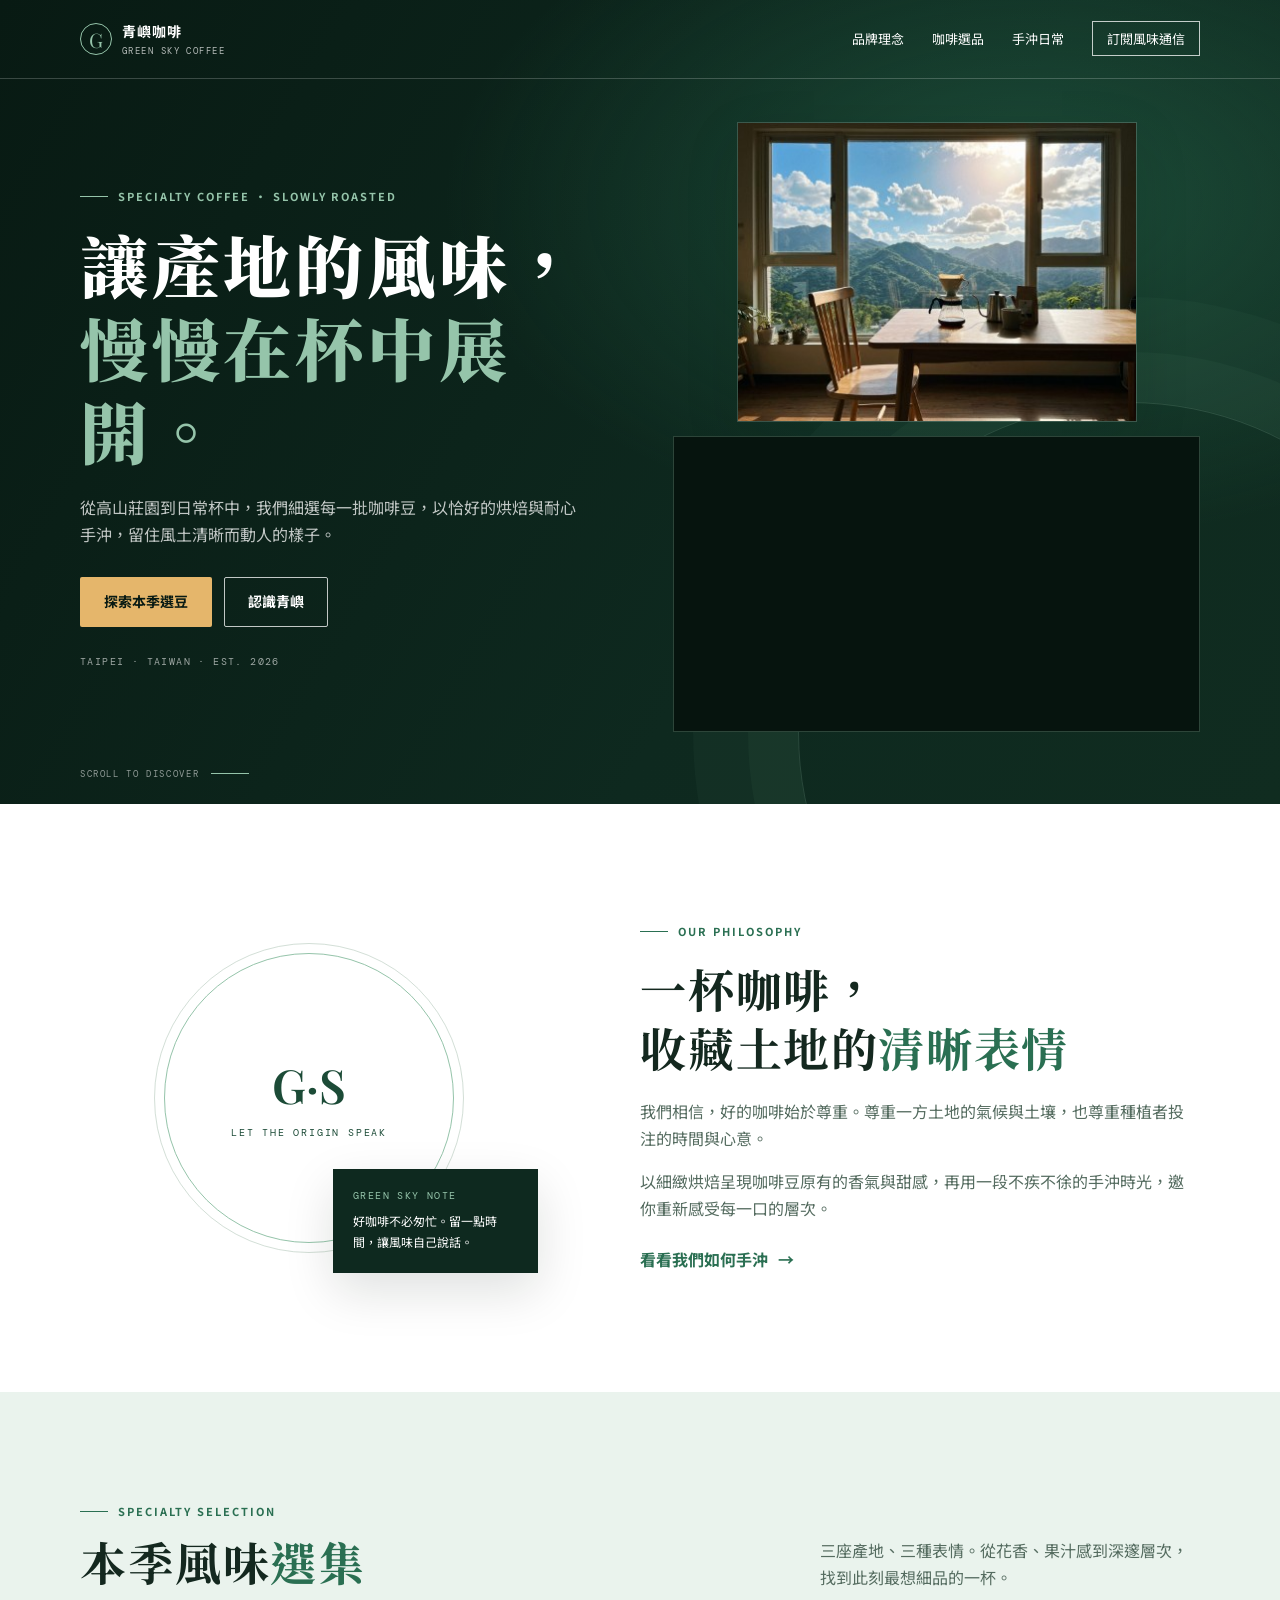
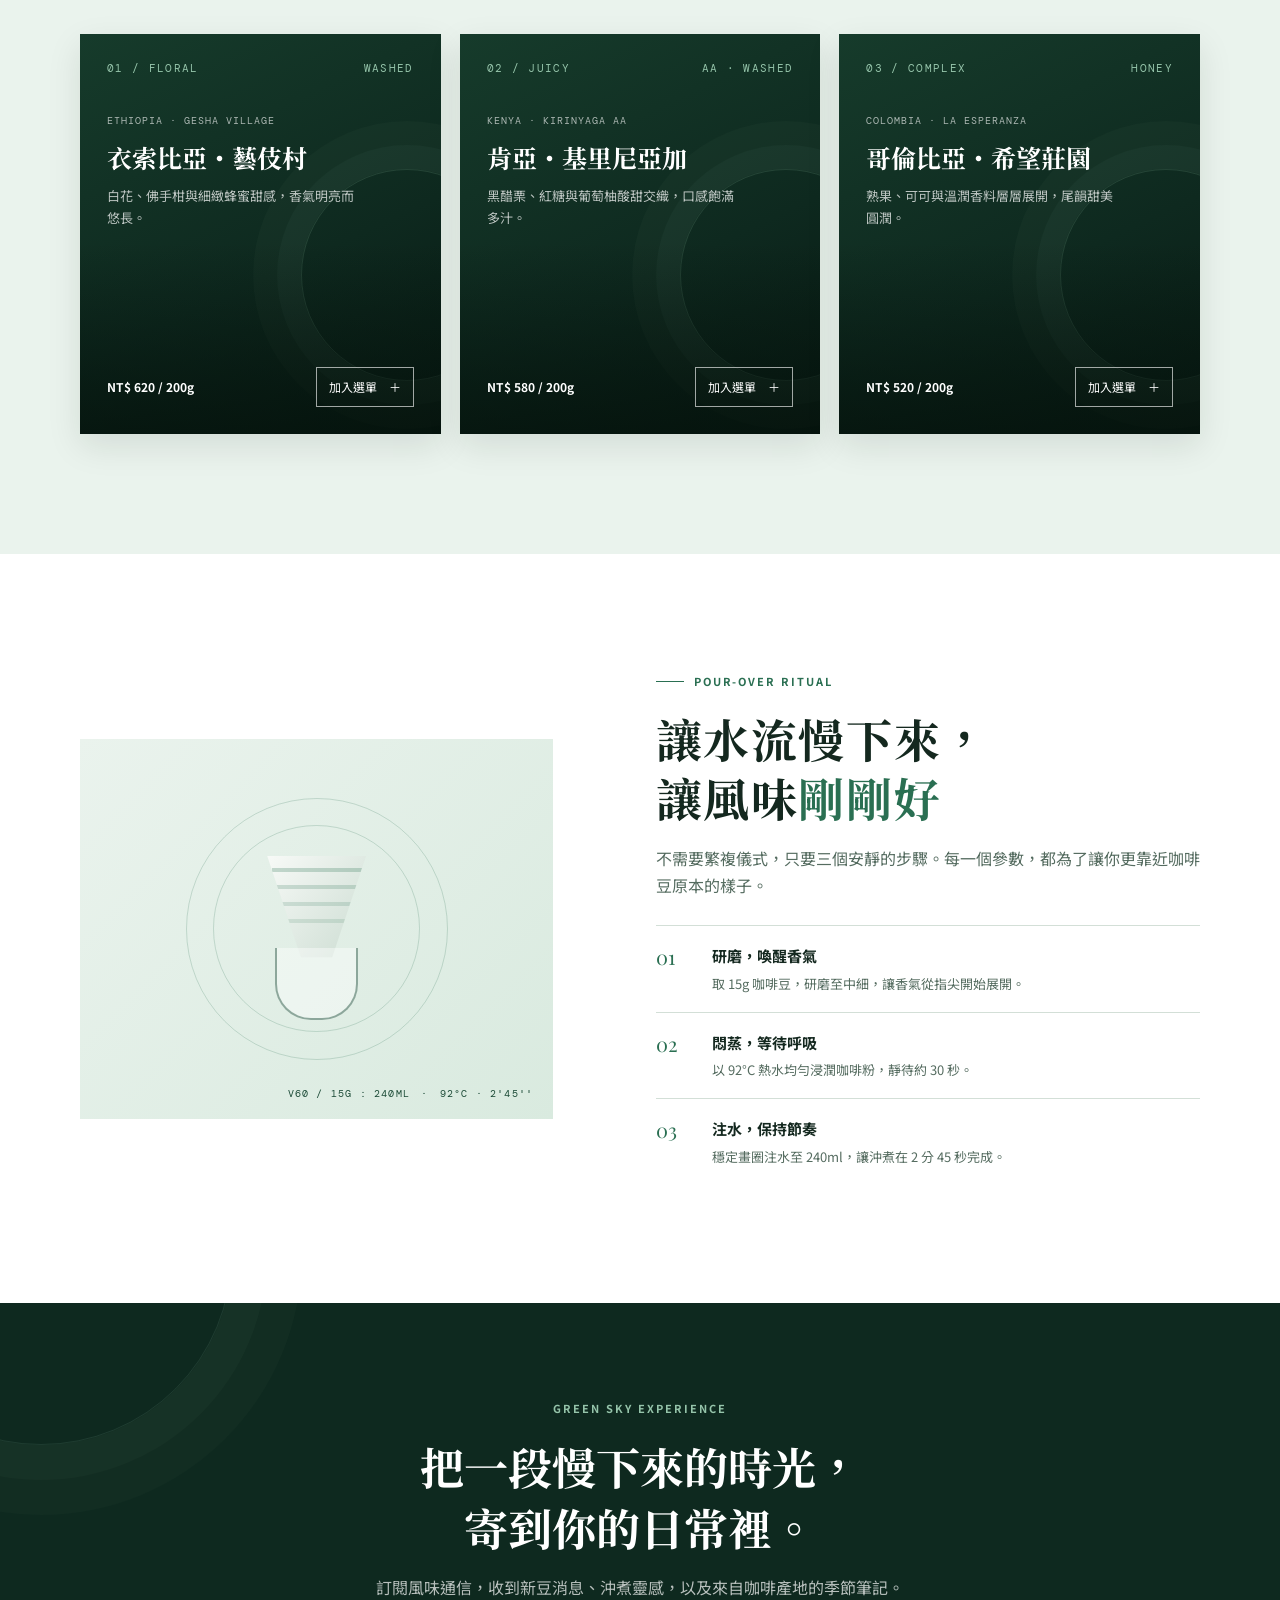
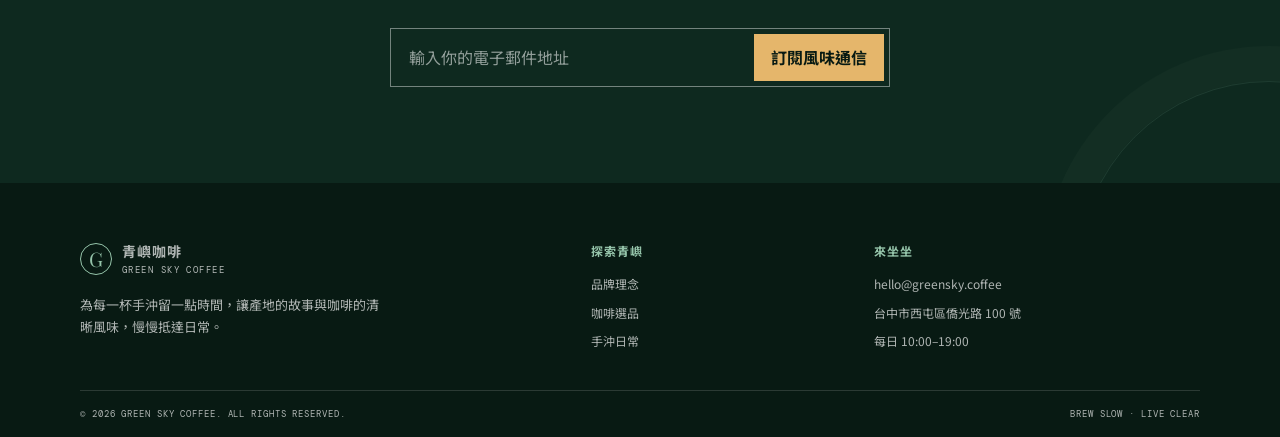
<file: onepage3/index.html>
﻿<!doctype html>
<html lang="zh-Hant"><head><meta charset="UTF-8"><meta name="viewport" content="width=device-width, initial-scale=1.0"><meta name="description" content="GREEN SKY COFFEE，為每一杯手沖挑選風味清晰的精品咖啡，讓產地故事慢慢展開。"><title>GREEN SKY COFFEE｜讓產地風味慢慢展開</title>
<link rel="preconnect" href="https://fonts.googleapis.com"><link rel="preconnect" href="https://fonts.gstatic.com" crossorigin><link href="https://fonts.googleapis.com/css2?family=DM+Mono:wght@400;500&family=Noto+Sans+TC:wght@400;500;600;700&family=Noto+Serif+TC:wght@600;700;900&family=Playfair+Display:ital,wght@0,600;0,700;1,600&display=swap" rel="stylesheet">
<style>
:root{--forest:#0e291f;--deep:#081a13;--moss:#1c4b37;--emerald:#2a6f52;--leaf:#52a37c;--sage:#95c4aa;--mist:#eaf3ed;--cream:#f6f8f5;--ink:#14281f;--muted:#556c60;--line:#d3dfd7;--sand:#e5b66b;--sand-hover:#f0c77f;--shadow:0 18px 50px rgba(8,26,19,.13)}*{box-sizing:border-box}html{scroll-behavior:smooth}body{margin:0;background:var(--cream);color:var(--ink);font:16px/1.7 "Noto Sans TC",sans-serif;-webkit-font-smoothing:antialiased}a{color:inherit;text-decoration:none}button,input{font:inherit}button{cursor:pointer}.wrap{width:min(1120px,calc(100% - 48px));margin:auto}:focus-visible{outline:3px solid var(--leaf);outline-offset:4px}h1,h2,h3,p{margin-top:0}.eyebrow{display:flex;align-items:center;gap:10px;margin:0 0 18px;color:var(--emerald);font-size:11px;font-weight:700;letter-spacing:.18em}.eyebrow:before{content:"";width:28px;height:1px;background:currentColor}.section-title{margin:0;font:700 clamp(30px,4vw,46px)/1.28 "Noto Serif TC",serif;letter-spacing:.035em}.section-title em{color:var(--emerald);font-style:normal}.button{display:inline-flex;min-height:50px;align-items:center;justify-content:center;padding:10px 23px;border:1px solid transparent;border-radius:2px;font-size:14px;font-weight:700;transition:transform .22s,background .22s,color .22s}.button:hover{transform:translateY(-2px)}.primary{background:var(--sand);color:var(--deep)}.primary:hover{background:var(--sand-hover)}.outline{border-color:rgba(255,255,255,.75);color:white}.outline:hover{background:white;color:var(--forest)}
.site-header{position:absolute;z-index:10;inset:0 0 auto;border-bottom:1px solid rgba(255,255,255,.2);color:#fff}.nav{min-height:78px;display:flex;align-items:center;justify-content:space-between;gap:24px}.brand{display:flex;align-items:center;gap:10px;line-height:1.2}.brand-mark{display:grid;place-items:center;width:32px;height:32px;border:1px solid var(--sage);border-radius:50%;color:var(--sage);font:20px "Playfair Display",serif}.brand strong{font-size:14px;letter-spacing:.08em}.brand small{display:block;margin-top:4px;color:#ffffffb3;font:9px "DM Mono",monospace;letter-spacing:.16em}.nav-links{display:flex;align-items:center;gap:28px;margin:0;padding:0;list-style:none;font-size:13px}.nav-links a:not(.nav-cta){position:relative}.nav-links a:not(.nav-cta):after{position:absolute;right:0;bottom:-7px;width:0;height:1px;background:var(--sage);content:"";transition:width .22s}.nav-links a:not(.nav-cta):hover:after{left:0;width:100%}.nav-cta{padding:7px 14px;border:1px solid #ffffffbf}.nav-cta:hover{background:#fff;color:var(--forest)}.menu-toggle{display:none;border:0;background:none;color:#fff;font-size:25px}
.hero{position:relative;display:flex;min-height:704px;align-items:center;overflow:hidden;padding:122px 0 72px;background:radial-gradient(ellipse at 80% 25%,#2a6f5280,transparent 40%),linear-gradient(120deg,#081a13,#0e291f 62%,#102c20);color:white}.hero:after{position:absolute;right:-180px;bottom:-260px;width:660px;height:660px;border:1px solid #95c4aa33;border-radius:50%;box-shadow:0 0 0 50px #95c4aa0b,0 0 0 105px #95c4aa09;content:""}.hero-grid{position:relative;z-index:1;display:grid;width:min(1120px,calc(100% - 48px));grid-template-columns:1.02fr .98fr;align-items:center;gap:45px;margin:auto}.hero .eyebrow{color:var(--sage)}.hero h1{max-width:640px;margin:0 0 22px;font:900 clamp(42px,5.5vw,68px)/1.22 "Noto Serif TC",serif;letter-spacing:.055em}.hero h1 span{color:var(--sage)}.hero-lede{max-width:510px;margin-bottom:28px;color:#ffffffbf}.hero-actions{display:flex;flex-wrap:wrap;gap:12px}.hero-meta{margin:28px 0 0;color:#ffffff99;font:10px "DM Mono",monospace;letter-spacing:.14em}.hero-media{display:grid;gap:14px;justify-items:center}.hero-media img{display:block;width:min(100%,400px);height:300px;object-fit:cover;border:1px solid #ffffff2b;box-shadow:var(--shadow)}.video-frame{width:min(100%,560px);aspect-ratio:560/315;border:1px solid #95c4aa47;background:#06140e}.video-frame iframe{display:block;width:100%;height:100%;border:0}.scroll-cue{position:absolute;bottom:24px;left:max(24px,calc((100% - 1120px)/2));z-index:2;color:#ffffff8c;font:9px "DM Mono",monospace;letter-spacing:.18em}.scroll-cue:after{display:inline-block;width:38px;height:1px;margin:0 0 3px 12px;background:var(--sage);content:""}
.story,.brew{padding:118px 0;background:#fff}.intro-grid,.brew-grid{display:grid;grid-template-columns:.9fr 1.1fr;align-items:center;gap:clamp(45px,8vw,105px)}.intro-art{position:relative;min-height:350px;display:grid;place-items:center}.stamp{display:grid;width:290px;height:290px;place-items:center;border:1px solid var(--sage);border-radius:50%;outline:1px solid var(--line);outline-offset:9px;color:var(--moss);text-align:center}.stamp strong{display:block;font:600 47px "Playfair Display",serif}.stamp span{font:10px "DM Mono",monospace;letter-spacing:.18em}.note-card{position:absolute;right:0;bottom:0;width:205px;padding:20px;background:var(--forest);color:white;box-shadow:var(--shadow)}.note-card b{display:block;margin-bottom:8px;color:var(--sage);font:10px "DM Mono",monospace;letter-spacing:.14em}.note-card p{margin:0;font-size:12px;line-height:1.8}.story-copy .section-title{margin-bottom:21px}.story-copy>p:not(.eyebrow){color:var(--muted)}.text-link{display:inline-flex;gap:10px;align-items:center;margin-top:8px;color:var(--emerald);font-weight:700}.text-link:after{content:"→";transition:transform .2s}.text-link:hover:after{transform:translateX(4px)}
.coffee{padding:110px 0 120px;background:var(--mist)}.section-head{display:flex;align-items:end;justify-content:space-between;gap:40px;margin-bottom:43px}.section-head .eyebrow{margin-bottom:12px}.section-head>p{max-width:380px;margin:0;color:var(--muted)}.coffee-grid{display:grid;grid-template-columns:repeat(3,1fr);gap:19px}.coffee-card{position:relative;display:flex;min-height:400px;flex-direction:column;overflow:hidden;padding:27px;background:linear-gradient(155deg,#163b2b,var(--forest) 58%,#081a13);color:#fff;box-shadow:0 12px 32px #081a131a}.coffee-card:before{position:absolute;right:-72px;bottom:53px;width:210px;height:210px;border:1px solid #95c4aa29;border-radius:50%;box-shadow:0 0 0 24px #95c4aa0a,0 0 0 48px #95c4aa08;content:""}.coffee-card:after{position:absolute;inset:auto 0 0;height:48%;background:linear-gradient(transparent,#04110bb3);content:""}.coffee-card>*{position:relative;z-index:1}.coffee-top{display:flex;justify-content:space-between;color:var(--sage);font:11px "DM Mono",monospace;letter-spacing:.12em}.origin{margin:39px 0 12px;color:#ffffffa6;font:10px "DM Mono",monospace;letter-spacing:.1em}.coffee-card h3{margin-bottom:10px;font:700 25px "Noto Serif TC",serif}.tasting{max-width:250px;color:#ffffffb8;font-size:13px}.coffee-bottom{display:flex;align-items:center;justify-content:space-between;gap:10px;margin-top:auto;padding-top:20px}.price{font-size:12px;font-weight:700}.add-button{padding:9px 12px;border:1px solid #ffffff9e;background:transparent;color:white;font-size:12px;transition:.2s}.add-button:hover{background:var(--sand);border-color:var(--sand);color:var(--deep)}
.brew-grid{grid-template-columns:.93fr 1.07fr;gap:clamp(44px,8vw,112px)}.brew-visual{position:relative;display:grid;min-height:380px;place-items:center;overflow:hidden;background:linear-gradient(135deg,#eaf3ed,#d9eadf)}.brew-visual:before,.brew-visual:after{position:absolute;width:260px;height:260px;border:1px solid #2a6f5233;border-radius:50%;content:""}.brew-visual:after{width:205px;height:205px}.dripper{position:relative;z-index:1;width:130px;height:115px;margin-top:-30px;background:linear-gradient(130deg,#fbfcfa,#c5d8cc);clip-path:polygon(12% 0,88% 0,62% 88%,38% 88%);filter:drop-shadow(0 12px 10px #14281f24)}.dripper:after{position:absolute;top:12px;left:20px;width:90px;height:4px;background:#2a6f5240;box-shadow:0 17px #2a6f5233,0 34px #2a6f522b,0 51px #2a6f5224;content:""}.server{position:absolute;z-index:2;top:55%;width:83px;height:72px;border:2px solid #1c4b3775;border-top:0;border-radius:0 0 36px 36px;background:#ffffff6b}.brew-caption{position:absolute;right:20px;bottom:18px;color:var(--moss);font:10px "DM Mono",monospace;letter-spacing:.12em}.brew-copy .section-title{margin-bottom:18px}.brew-copy>p:not(.eyebrow){color:var(--muted)}.steps{margin:26px 0 0;padding:0;list-style:none}.steps li{display:grid;grid-template-columns:48px 1fr;gap:8px;padding:17px 0;border-top:1px solid var(--line)}.step-no{color:var(--emerald);font:20px "Playfair Display",serif}.steps h3{margin:0 0 4px;font-size:15px}.steps p{margin:0;color:var(--muted);font-size:13px}
.visit{position:relative;overflow:hidden;padding:96px 0;background:var(--forest);color:white;text-align:center}.visit:before,.visit:after{position:absolute;width:380px;height:380px;border:1px solid #95c4aa1f;border-radius:50%;content:""}.visit:before{top:-240px;left:-150px;box-shadow:0 0 0 35px #95c4aa08,0 0 0 70px #95c4aa06}.visit:after{right:-180px;bottom:-280px;box-shadow:0 0 0 35px #95c4aa08}.visit .wrap{position:relative;z-index:1}.visit .eyebrow{justify-content:center;color:var(--sage)}.visit .eyebrow:before{display:none}.visit h2{max-width:720px;margin:0 auto 15px;font:700 clamp(30px,4vw,44px)/1.4 "Noto Serif TC",serif}.visit-copy{max-width:570px;margin:0 auto 27px;color:#ffffffb3}.subscribe{display:flex;max-width:500px;margin:auto;padding:5px;border:1px solid #ffffff6b}.subscribe input{min-width:0;flex:1;padding:10px 13px;border:0;background:transparent;color:#fff}.subscribe input::placeholder{color:#ffffff8c}.subscribe button{min-height:46px;padding:8px 17px;border:0;background:var(--sand);color:var(--deep);font-weight:700}.subscribe button:hover{background:var(--sand-hover)}
footer{background:var(--deep);color:#ffffffad}.footer-top{display:grid;grid-template-columns:1.4fr .7fr 1fr;gap:55px;padding:58px 0 38px}.footer-brand p{max-width:300px;margin:18px 0 0;font-size:13px}.footer-title{margin-bottom:13px;color:var(--sage);font-size:12px;font-weight:700;letter-spacing:.08em}.footer-links{display:grid;gap:8px;font-size:12px}.footer-links a:hover{color:white}.footer-bottom{display:flex;justify-content:space-between;gap:20px;padding:17px 0;border-top:1px solid #ffffff24;font:9px "DM Mono",monospace;letter-spacing:.1em}.toast{position:fixed;right:22px;bottom:22px;z-index:30;max-width:min(340px,calc(100vw - 44px));padding:15px 19px;border-left:3px solid var(--sand);background:var(--deep);color:white;box-shadow:var(--shadow);opacity:0;transform:translateY(12px);pointer-events:none;transition:opacity .25s,transform .25s}.toast.show{opacity:1;transform:none}.reveal{opacity:0;transform:translateY(18px);transition:opacity .65s,transform .65s}.reveal.visible{opacity:1;transform:none}
@media(max-width:820px){.nav{min-height:68px}.menu-toggle{display:block}.nav-links{position:absolute;top:68px;right:0;left:0;display:block;max-height:0;overflow:hidden;padding:0 24px;background:#0c251b;transition:max-height .28s,padding .28s}.nav-links.open{max-height:300px;padding:10px 24px 20px}.nav-links li{padding:9px 0}.nav-cta{display:inline-block}.hero{min-height:710px;padding-top:115px}.hero-grid{grid-template-columns:1fr;gap:25px}.hero-copy{max-width:650px}.hero h1{font-size:clamp(42px,8vw,60px)}.hero-media{grid-template-columns:1fr 1fr;align-items:center}.hero-media img{height:220px}.video-frame{width:100%}.intro-grid,.brew-grid{grid-template-columns:1fr;gap:45px}.intro-art{min-height:330px}.coffee-grid{grid-template-columns:repeat(2,1fr)}.coffee-card:last-child{grid-column:1/-1}.footer-top{grid-template-columns:1fr 1fr}.footer-brand{grid-column:1/-1}}
@media(max-width:560px){.wrap,.hero-grid{width:calc(100% - 34px)}.hero{min-height:680px;padding:105px 0 65px}.hero h1{font-size:40px}.hero-lede{font-size:14px}.hero-media{grid-template-columns:1fr}.hero-media img{height:240px}.scroll-cue{left:17px}.story,.brew{padding:76px 0}.intro-art{min-height:285px}.stamp{width:245px;height:245px}.note-card{right:-2px;width:185px;padding:15px}.section-head{display:block;margin-bottom:30px}.section-head>p{margin-top:16px}.coffee{padding:76px 0}.coffee-grid{grid-template-columns:1fr}.coffee-card,.coffee-card:last-child{grid-column:auto;min-height:330px}.brew-visual{min-height:310px}.brew-visual:before{width:220px;height:220px}.brew-visual:after{width:175px;height:175px}.visit{padding:76px 0}.subscribe{flex-direction:column;border:0;padding:0;gap:9px}.subscribe input{min-height:48px;border:1px solid #ffffff6b}.subscribe button{width:100%}.footer-top{grid-template-columns:1fr;gap:28px;padding-top:45px}.footer-brand{grid-column:auto}.footer-bottom{flex-direction:column;gap:8px}}
@media(prefers-reduced-motion:reduce){html{scroll-behavior:auto}*,*:before,*:after{animation-duration:.01ms!important;transition-duration:.01ms!important}.reveal{opacity:1;transform:none}}
</style></head><body>
<header class="site-header" id="top"><nav class="nav wrap" aria-label="主要導覽"><a class="brand" href="#top" aria-label="GREEN SKY COFFEE 首頁"><span class="brand-mark">G</span><span><strong>青嶼咖啡</strong><small>GREEN SKY COFFEE</small></span></a><button class="menu-toggle" type="button" aria-controls="navLinks" aria-expanded="false" aria-label="開啟導覽選單">☰</button><ul class="nav-links" id="navLinks"><li><a href="#story">品牌理念</a></li><li><a href="#coffee">咖啡選品</a></li><li><a href="#brew">手沖日常</a></li><li><a class="nav-cta" href="#visit">訂閱風味通信</a></li></ul></nav></header>
<main><section class="hero" aria-labelledby="heroTitle"><div class="hero-grid"><div class="hero-copy"><p class="eyebrow">SPECIALTY COFFEE · SLOWLY ROASTED</p><h1 id="heroTitle">讓產地的風味，<br><span>慢慢在杯中展開。</span></h1><p class="hero-lede">從高山莊園到日常杯中，我們細選每一批咖啡豆，以恰好的烘焙與耐心手沖，留住風土清晰而動人的樣子。</p><div class="hero-actions"><a class="button primary" href="#coffee">探索本季選豆</a><a class="button outline" href="#story">認識青嶼</a></div><p class="hero-meta">TAIPEI · TAIWAN · EST. 2026</p></div><div class="hero-media"><img src="../onepage2/images/hero.jpg" alt="咖啡與手沖器具的靜物照片"><div class="video-frame"><iframe src="https://www.youtube-nocookie.com/embed/hMOYa4EBntI" title="GREEN SKY COFFEE 咖啡影片" loading="lazy" allow="accelerometer; autoplay; clipboard-write; encrypted-media; gyroscope; picture-in-picture; web-share" referrerpolicy="strict-origin-when-cross-origin" allowfullscreen></iframe></div></div></div><div class="scroll-cue">SCROLL TO DISCOVER</div></section>
<section class="story" id="story" aria-labelledby="storyTitle"><div class="wrap intro-grid"><div class="intro-art" aria-hidden="true"><div class="stamp"><div><strong>G·S</strong><span>LET THE ORIGIN SPEAK</span></div></div><div class="note-card"><b>GREEN SKY NOTE</b><p>好咖啡不必匆忙。留一點時間，讓風味自己說話。</p></div></div><div class="story-copy reveal"><p class="eyebrow">OUR PHILOSOPHY</p><h2 class="section-title" id="storyTitle">一杯咖啡，<br>收藏土地的<em>清晰表情</em></h2><p>我們相信，好的咖啡始於尊重。尊重一方土地的氣候與土壤，也尊重種植者投注的時間與心意。</p><p>以細緻烘焙呈現咖啡豆原有的香氣與甜感，再用一段不疾不徐的手沖時光，邀你重新感受每一口的層次。</p><a class="text-link" href="#brew">看看我們如何手沖</a></div></div></section>
<section class="coffee" id="coffee" aria-labelledby="coffeeTitle"><div class="wrap"><div class="section-head reveal"><div><p class="eyebrow">SPECIALTY SELECTION</p><h2 class="section-title" id="coffeeTitle">本季風味<em>選集</em></h2></div><p>三座產地、三種表情。從花香、果汁感到深邃層次，找到此刻最想細品的一杯。</p></div><div class="coffee-grid"><article class="coffee-card reveal"><div class="coffee-top"><span>01 / FLORAL</span><span>WASHED</span></div><p class="origin">ETHIOPIA · GESHA VILLAGE</p><h3>衣索比亞・藝伎村</h3><p class="tasting">白花、佛手柑與細緻蜂蜜甜感，香氣明亮而悠長。</p><div class="coffee-bottom"><span class="price">NT$ 620 / 200g</span><button class="add-button" type="button" data-coffee="衣索比亞・藝伎村">加入選單　＋</button></div></article><article class="coffee-card reveal"><div class="coffee-top"><span>02 / JUICY</span><span>AA · WASHED</span></div><p class="origin">KENYA · KIRINYAGA AA</p><h3>肯亞・基里尼亞加</h3><p class="tasting">黑醋栗、紅糖與葡萄柚酸甜交織，口感飽滿多汁。</p><div class="coffee-bottom"><span class="price">NT$ 580 / 200g</span><button class="add-button" type="button" data-coffee="肯亞・基里尼亞加">加入選單　＋</button></div></article><article class="coffee-card reveal"><div class="coffee-top"><span>03 / COMPLEX</span><span>HONEY</span></div><p class="origin">COLOMBIA · LA ESPERANZA</p><h3>哥倫比亞・希望莊園</h3><p class="tasting">熟果、可可與溫潤香料層層展開，尾韻甜美圓潤。</p><div class="coffee-bottom"><span class="price">NT$ 520 / 200g</span><button class="add-button" type="button" data-coffee="哥倫比亞・希望莊園">加入選單　＋</button></div></article></div></div></section>
<section class="brew" id="brew" aria-labelledby="brewTitle"><div class="wrap brew-grid"><div class="brew-visual reveal" aria-hidden="true"><div class="dripper"></div><div class="server"></div><span class="brew-caption">V60 / 15G : 240ML　·　92°C · 2'45''</span></div><div class="brew-copy reveal"><p class="eyebrow">POUR-OVER RITUAL</p><h2 class="section-title" id="brewTitle">讓水流慢下來，<br>讓風味<em>剛剛好</em></h2><p>不需要繁複儀式，只要三個安靜的步驟。每一個參數，都為了讓你更靠近咖啡豆原本的樣子。</p><ol class="steps"><li><span class="step-no">01</span><div><h3>研磨，喚醒香氣</h3><p>取 15g 咖啡豆，研磨至中細，讓香氣從指尖開始展開。</p></div></li><li><span class="step-no">02</span><div><h3>悶蒸，等待呼吸</h3><p>以 92°C 熱水均勻浸潤咖啡粉，靜待約 30 秒。</p></div></li><li><span class="step-no">03</span><div><h3>注水，保持節奏</h3><p>穩定畫圈注水至 240ml，讓沖煮在 2 分 45 秒完成。</p></div></li></ol></div></div></section>
<section class="visit" id="visit" aria-labelledby="visitTitle"><div class="wrap reveal"><p class="eyebrow">GREEN SKY EXPERIENCE</p><h2 id="visitTitle">把一段慢下來的時光，<br>寄到你的日常裡。</h2><p class="visit-copy">訂閱風味通信，收到新豆消息、沖煮靈感，以及來自咖啡產地的季節筆記。</p><form class="subscribe" id="subscribeForm"><input type="email" required aria-label="電子郵件地址" placeholder="輸入你的電子郵件地址"><button type="submit">訂閱風味通信</button></form></div></section></main>
<footer><div class="wrap"><div class="footer-top"><div class="footer-brand"><a class="brand" href="#top"><span class="brand-mark">G</span><span><strong>青嶼咖啡</strong><small>GREEN SKY COFFEE</small></span></a><p>為每一杯手沖留一點時間，讓產地的故事與咖啡的清晰風味，慢慢抵達日常。</p></div><div><p class="footer-title">探索青嶼</p><div class="footer-links"><a href="#story">品牌理念</a><a href="#coffee">咖啡選品</a><a href="#brew">手沖日常</a></div></div><div><p class="footer-title">來坐坐</p><div class="footer-links"><a href="mailto:hello@greensky.coffee">hello@greensky.coffee</a><a href="https://www.google.com/maps/search/?api=1&amp;query=%E5%83%91%E5%85%89%E7%A7%91%E6%8A%80%E5%A4%A7%E5%AD%B8" target="_blank" rel="noopener">台中市西屯區僑光路 100 號</a><span>每日 10:00–19:00</span></div></div></div><div class="footer-bottom"><span>© 2026 GREEN SKY COFFEE. ALL RIGHTS RESERVED.</span><span>BREW SLOW · LIVE CLEAR</span></div></div></footer><div class="toast" id="toast" role="status" aria-live="polite"></div>
<script>
const toggle=document.querySelector('.menu-toggle'),links=document.querySelector('#navLinks');function closeMenu(){links.classList.remove('open');toggle.setAttribute('aria-expanded','false');toggle.setAttribute('aria-label','開啟導覽選單');toggle.textContent='☰'}toggle.addEventListener('click',()=>{const open=links.classList.toggle('open');toggle.setAttribute('aria-expanded',String(open));toggle.setAttribute('aria-label',open?'關閉導覽選單':'開啟導覽選單');toggle.textContent=open?'×':'☰'});links.querySelectorAll('a').forEach(a=>a.addEventListener('click',closeMenu));const toast=document.querySelector('#toast');let timer;function showToast(message){clearTimeout(timer);toast.textContent=message;toast.classList.add('show');timer=setTimeout(()=>toast.classList.remove('show'),2600)}document.querySelectorAll('[data-coffee]').forEach(button=>button.addEventListener('click',()=>showToast(`已將「${button.dataset.coffee}」加入選單。`)));document.querySelector('#subscribeForm').addEventListener('submit',event=>{event.preventDefault();event.currentTarget.reset();showToast('感謝訂閱，下一封風味通信即將寄出。')});const items=document.querySelectorAll('.reveal');if(matchMedia('(prefers-reduced-motion: reduce)').matches||!('IntersectionObserver'in window)){items.forEach(item=>item.classList.add('visible'))}else{const observer=new IntersectionObserver(entries=>entries.forEach(entry=>{if(entry.isIntersecting){entry.target.classList.add('visible');observer.unobserve(entry.target)}}),{threshold:.12});items.forEach(item=>observer.observe(item))}
</script></body></html>
</file>
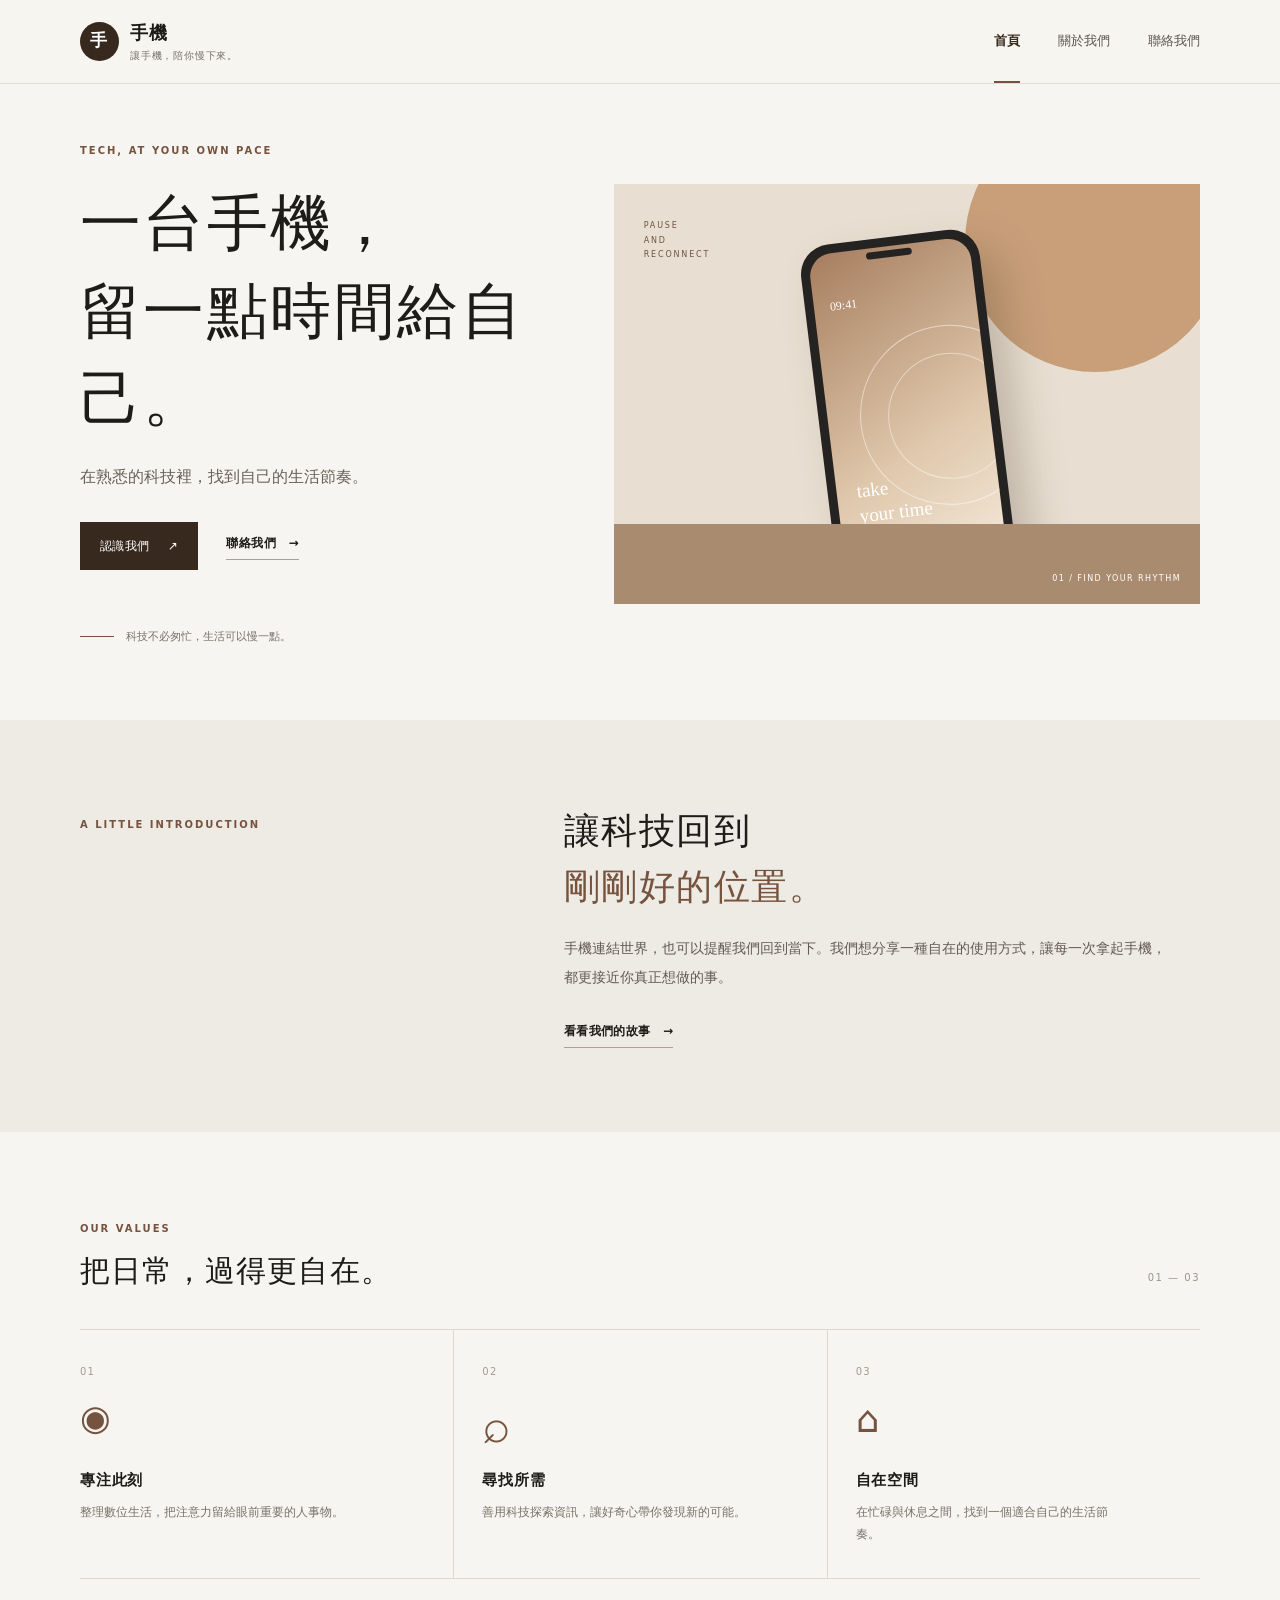
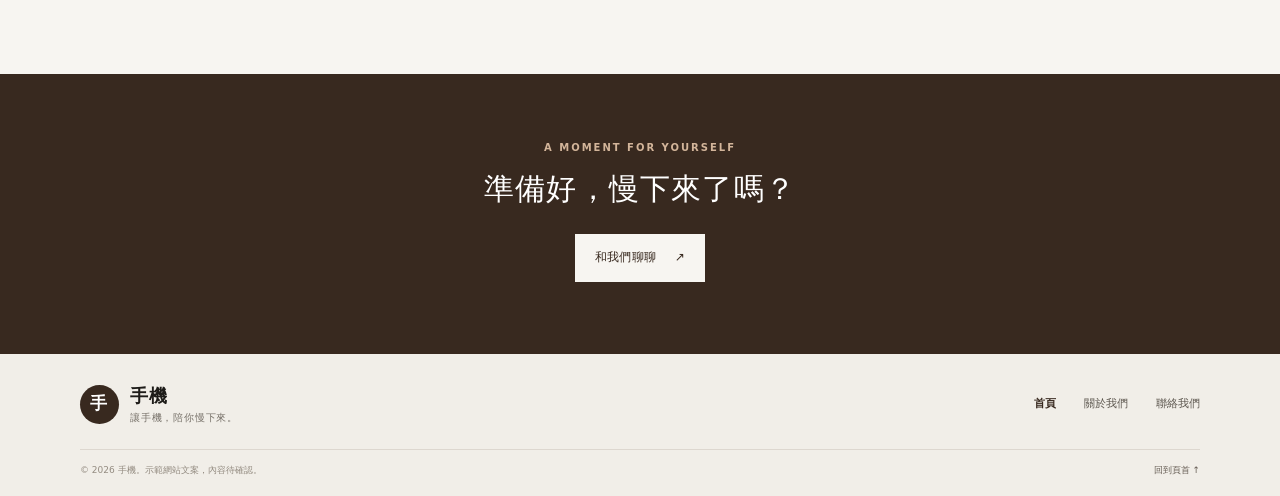
<file: pages/index.html>
<!doctype html>
<html lang="zh-Hant">
<head>
  <meta charset="utf-8">
  <meta name="viewport" content="width=device-width, initial-scale=1">
  <meta name="theme-color" content="#f7f5f1">
  <meta name="description" content="讓手機，陪你慢下來。在熟悉的科技裡，找到自己的生活節奏。">
  <title>手機｜讓手機，陪你慢下來</title>
  <link rel="stylesheet" href="assets/css/site.css">
  <script src="assets/js/site.js" defer></script>
</head>
<body>
  <a class="skip-link" href="#main">跳到主要內容</a>
  <header class="site-header">
    <div class="container header-inner">
      <a class="brand" href="index.html" aria-label="手機，回首頁"><span class="brand-mark" aria-hidden="true">手</span><span>手機<small>讓手機，陪你慢下來。</small></span></a>
      <button class="menu-toggle" type="button" aria-expanded="false" aria-controls="primary-nav"><span class="menu-icon" aria-hidden="true"><i></i><i></i></span><span class="sr-only">開啟選單</span></button>
      <nav class="primary-nav" id="primary-nav" aria-label="主要導覽"><a href="index.html" aria-current="page">首頁</a><a href="about.html">關於我們</a><a href="contact.html">聯絡我們</a></nav>
    </div>
  </header>
  <main id="main">
    <section class="hero container">
      <div class="hero-copy"><p class="eyebrow">TECH, AT YOUR OWN PACE</p><h1>一台手機，<br>留一點時間給自己。</h1><p class="lead">在熟悉的科技裡，找到自己的生活節奏。</p><div class="button-row"><a class="button button-dark" href="about.html">認識我們 <span aria-hidden="true">↗</span></a><a class="text-link" href="contact.html">聯絡我們 <span aria-hidden="true">→</span></a></div><div class="hero-note"><span class="note-line"></span>科技不必匆忙，生活可以慢一點。</div></div>
      <div class="hero-art" role="img" aria-label="以暖棕色幾何造型呈現一支手機與平靜的休憩空間"><div class="sun"></div><div class="art-label">PAUSE<br>AND<br>RECONNECT</div><div class="phone"><div class="phone-speaker"></div><div class="phone-screen"><span class="screen-time">09:41</span><span class="screen-orbit"></span><span class="screen-caption">take<br>your time</span></div></div><div class="art-base"></div><span class="art-caption">01 / FIND YOUR RHYTHM</span></div>
    </section>
    <section class="intro-section"><div class="container intro-grid"><p class="eyebrow">A LITTLE INTRODUCTION</p><div><h2>讓科技回到<br><em>剛剛好的位置。</em></h2><p class="body-copy">手機連結世界，也可以提醒我們回到當下。我們想分享一種自在的使用方式，讓每一次拿起手機，都更接近你真正想做的事。</p><a class="text-link" href="about.html">看看我們的故事 <span aria-hidden="true">→</span></a></div></div></section>
    <section class="features container"><div class="section-heading"><div><p class="eyebrow">OUR VALUES</p><h2>把日常，過得更自在。</h2></div><span class="section-index">01 — 03</span></div><div class="feature-grid"><article class="feature-card"><span class="feature-number">01</span><div class="feature-symbol symbol-focus" aria-hidden="true">◉</div><h3>專注此刻</h3><p>整理數位生活，把注意力留給眼前重要的人事物。</p></article><article class="feature-card"><span class="feature-number">02</span><div class="feature-symbol symbol-search" aria-hidden="true">⌕</div><h3>尋找所需</h3><p>善用科技探索資訊，讓好奇心帶你發現新的可能。</p></article><article class="feature-card"><span class="feature-number">03</span><div class="feature-symbol symbol-space" aria-hidden="true">⌂</div><h3>自在空間</h3><p>在忙碌與休息之間，找到一個適合自己的生活節奏。</p></article></div></section>
    <section class="closing-band"><div class="container closing-inner"><p class="eyebrow">A MOMENT FOR YOURSELF</p><h2>準備好，慢下來了嗎？</h2><a class="button button-light" href="contact.html">和我們聊聊 <span aria-hidden="true">↗</span></a></div></section>
  </main>
  <footer class="site-footer"><div class="container footer-top"><a class="brand footer-brand" href="index.html"><span class="brand-mark" aria-hidden="true">手</span><span>手機<small>讓手機，陪你慢下來。</small></span></a><nav class="footer-nav" aria-label="頁尾導覽"><a href="index.html" aria-current="page">首頁</a><a href="about.html">關於我們</a><a href="contact.html">聯絡我們</a></nav></div><div class="container footer-bottom"><span>© 2026 手機。示範網站文案，內容待確認。</span><a href="#main">回到頁首 ↑</a></div></footer>
</body>
</html>
</file>
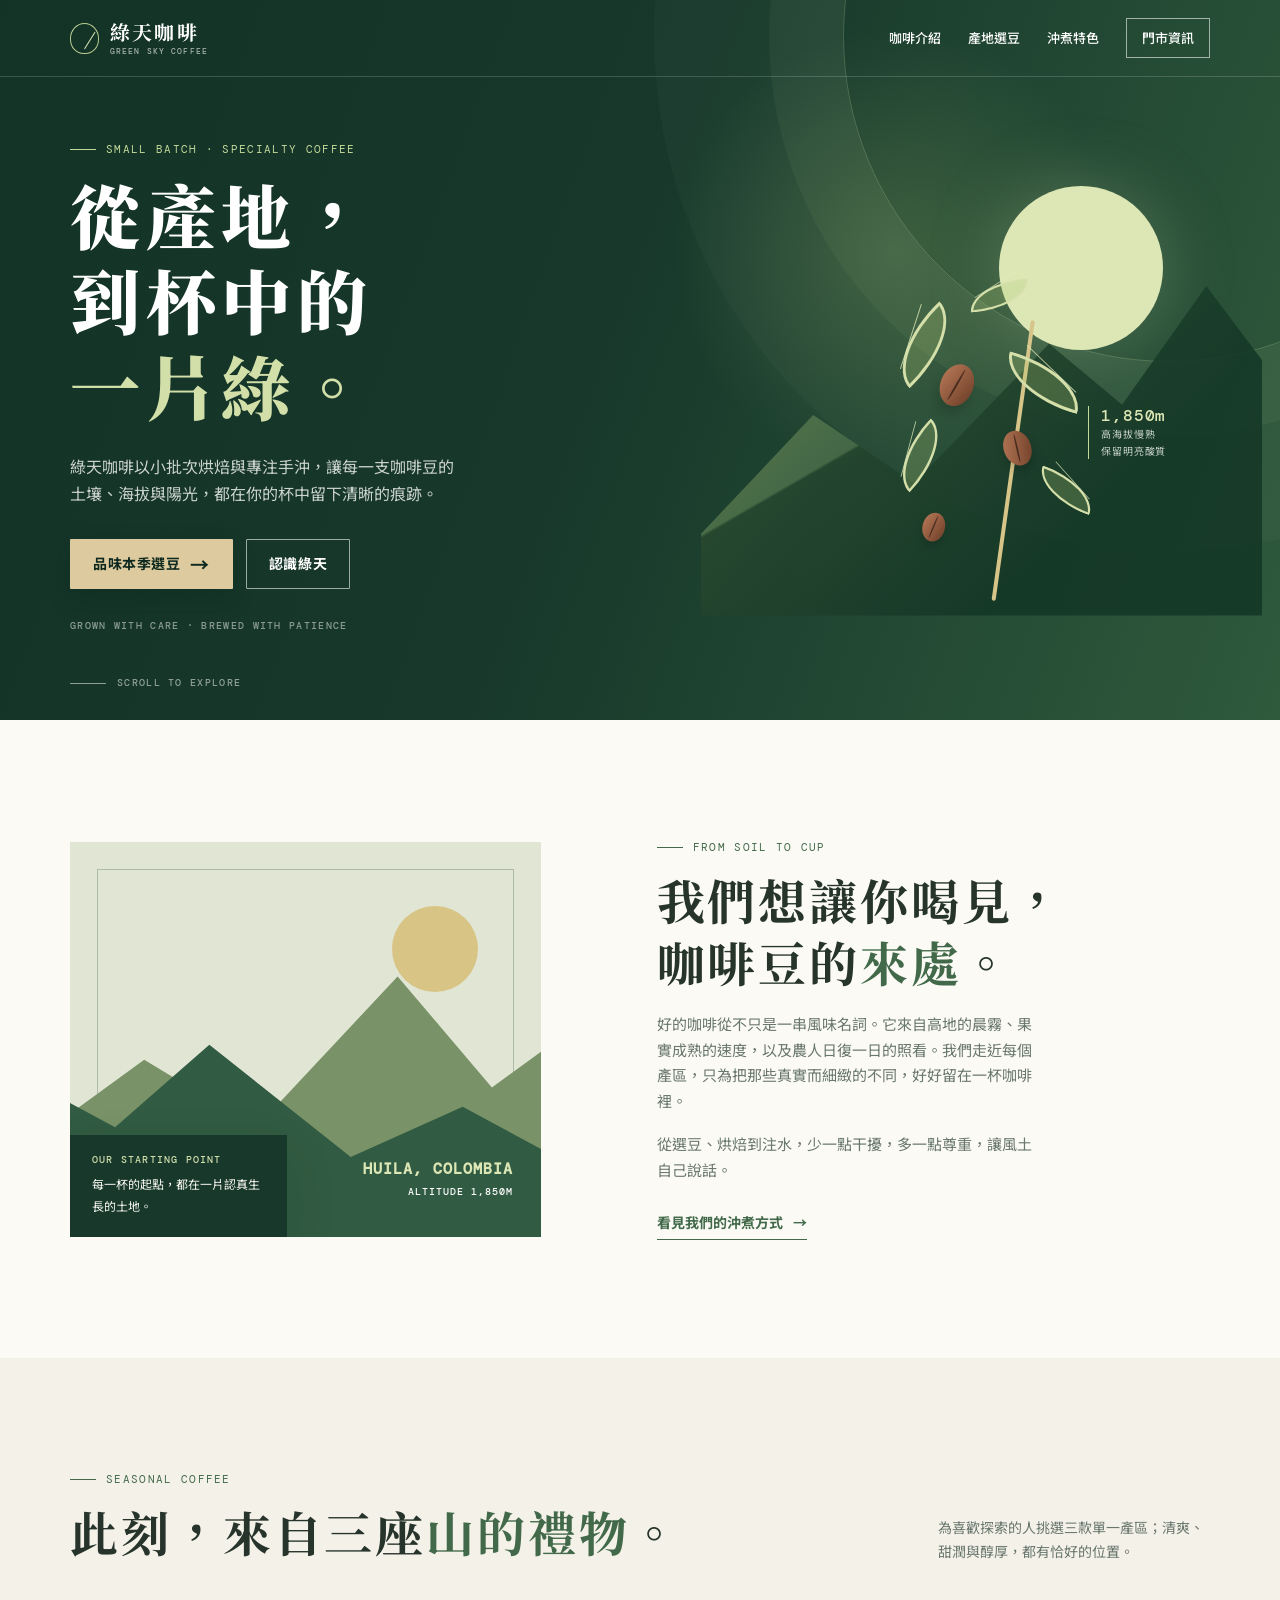
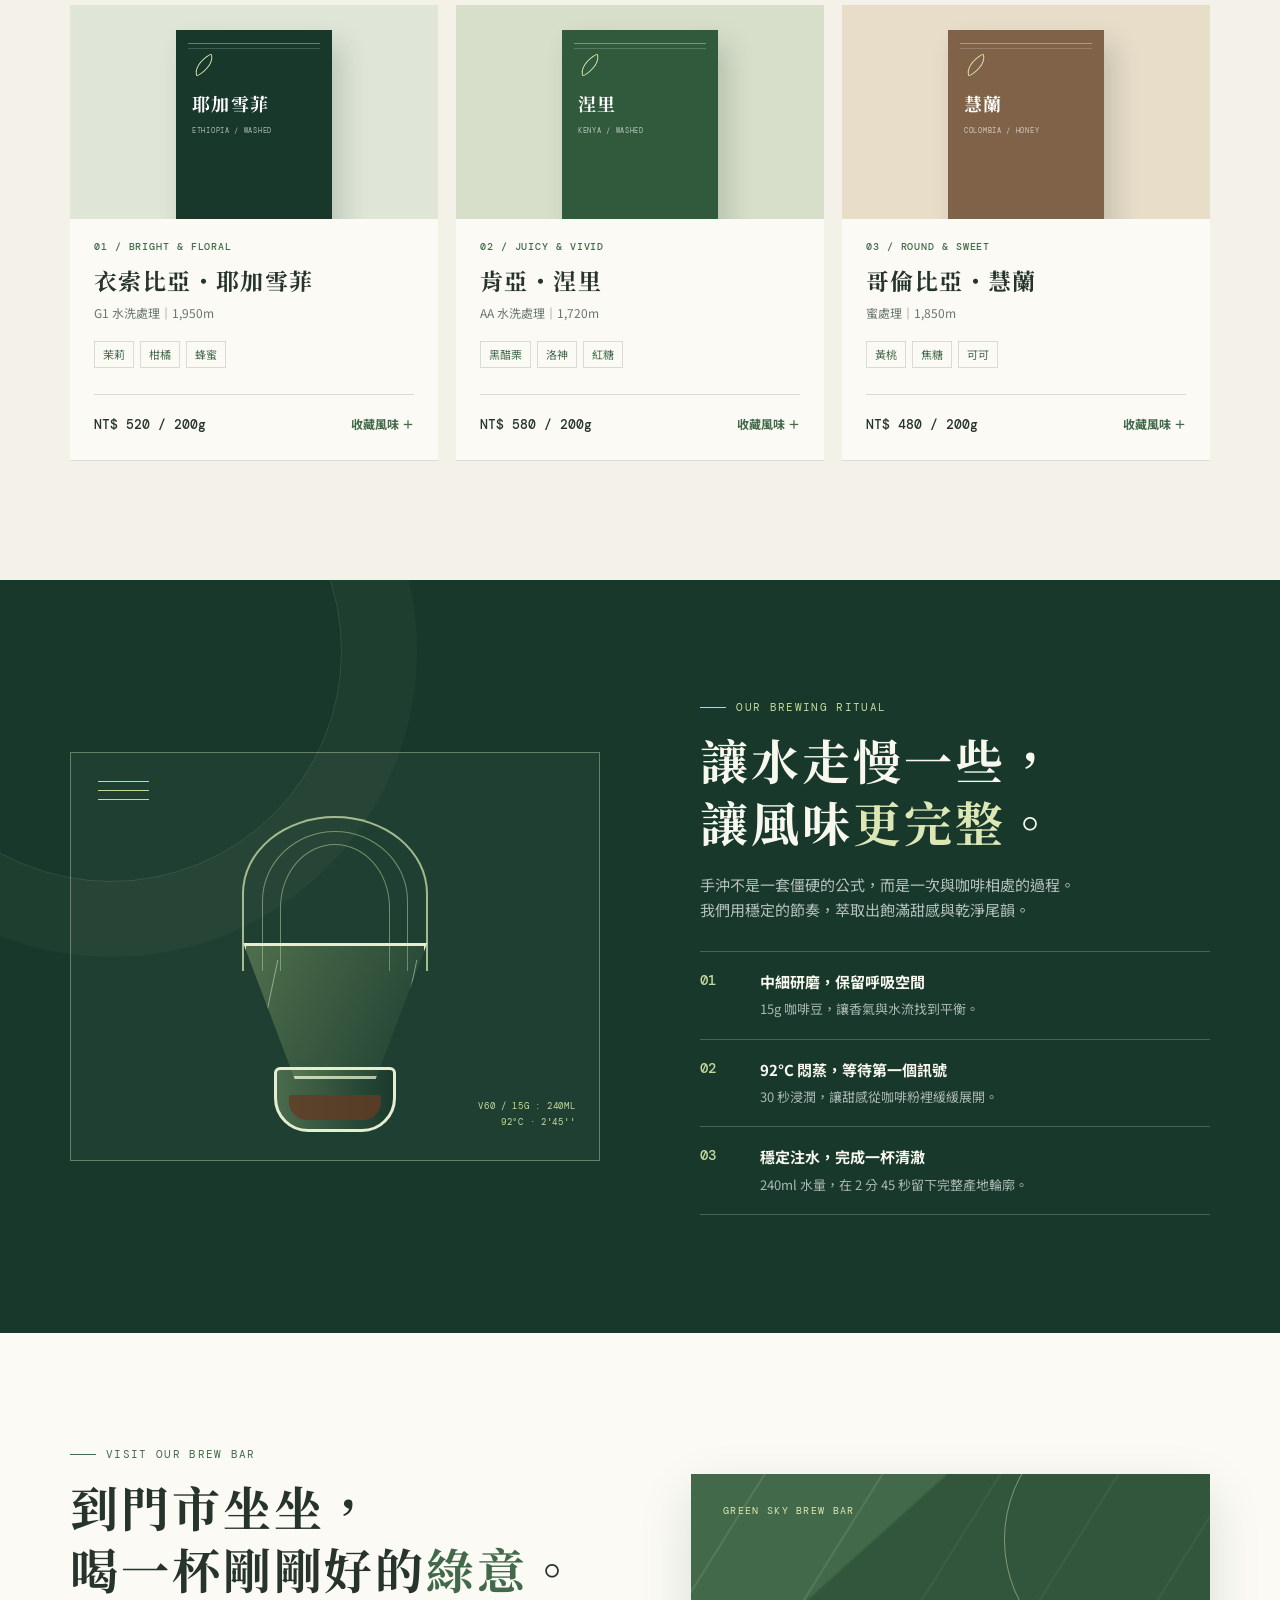
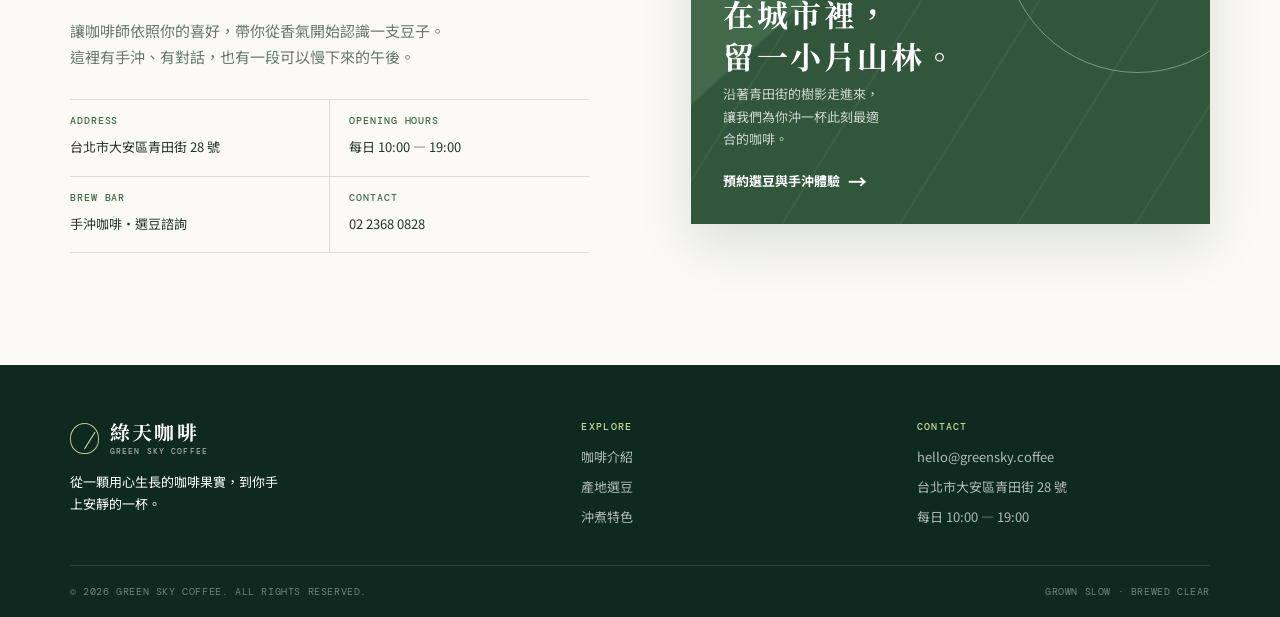
<file: refined/index.html>
<!DOCTYPE html>
<html lang="zh-Hant">
<head>
  <meta charset="UTF-8">
  <meta name="viewport" content="width=device-width, initial-scale=1.0">
  <meta name="description" content="綠天咖啡以小批次烘焙與手沖，讓每一支精品咖啡豆的產地風土清晰抵達杯中。">
  <title>綠天咖啡｜從產地，到杯中的一片綠</title>
  <link rel="preconnect" href="https://fonts.googleapis.com">
  <link rel="preconnect" href="https://fonts.gstatic.com" crossorigin>
  <link href="https://fonts.googleapis.com/css2?family=DM+Mono:wght@400;500&family=Noto+Sans+TC:wght@400;500;600;700&family=Noto+Serif+TC:wght@500;600;700;900&display=swap" rel="stylesheet">
  <style>
    :root {
      --forest: #17382b;
      --deep-forest: #0e291f;
      --moss: #426a4a;
      --leaf: #9aaa72;
      --cream: #f4f1e8;
      --paper: #fbfaf5;
      --oat: #ddca9e;
      --clay: #ad7655;
      --ink: #26342b;
      --muted: #69776e;
      --line: #d9ddd1;
      --shadow: 0 20px 50px rgba(18, 45, 32, .13);
    }

    * { box-sizing: border-box; }
    html { scroll-behavior: smooth; }
    body { margin: 0; background: var(--cream); color: var(--ink); font-family: "Noto Sans TC", sans-serif; line-height: 1.7; -webkit-font-smoothing: antialiased; }
    a { color: inherit; text-decoration: none; }
    button, input { font: inherit; }
    button { cursor: pointer; }
    .container { width: min(1140px, calc(100% - 52px)); margin: 0 auto; }
    .sr-only { position: absolute; width: 1px; height: 1px; overflow: hidden; clip: rect(0,0,0,0); white-space: nowrap; }
    .eyebrow { display: flex; align-items: center; gap: 10px; margin: 0 0 12px; color: var(--moss); font-family: "DM Mono", monospace; font-size: 11px; letter-spacing: .12em; }
    .eyebrow::before { content: ""; width: 26px; height: 1px; background: currentColor; }
    .title { margin: 0; font: 700 clamp(30px, 4vw, 48px)/1.3 "Noto Serif TC", serif; letter-spacing: .06em; }
    .title strong { color: var(--moss); font: inherit; }
    .copy { max-width: 48ch; margin: 18px 0 0; color: var(--muted); font-size: 15px; }
    .button { display: inline-flex; align-items: center; justify-content: center; gap: 10px; min-height: 50px; padding: 12px 22px; border: 1px solid transparent; border-radius: 1px; font-size: 14px; font-weight: 700; letter-spacing: .04em; transition: transform .2s ease, background .2s ease, color .2s ease, border-color .2s ease; }
    .button:hover { transform: translateY(-2px); }
    .button:focus-visible, a:focus-visible, button:focus-visible, input:focus-visible { outline: 3px solid #d3c66b; outline-offset: 3px; }
    .button-main { color: var(--deep-forest); background: var(--oat); box-shadow: 0 10px 24px rgba(7, 27, 18, .18); }
    .button-main:hover { background: #eddaac; }
    .button-light { border-color: rgba(255,255,255,.58); color: #fff; }
    .button-light:hover { background: rgba(255,255,255,.12); }
    .icon-arrow { font-size: 19px; line-height: 1; }

    /* Header */
    .header { position: absolute; z-index: 10; width: 100%; color: #fff; border-bottom: 1px solid rgba(255,255,255,.17); }
    .nav { display: flex; min-height: 76px; align-items: center; justify-content: space-between; }
    .brand { display: flex; align-items: center; gap: 11px; font: 700 20px/1 "Noto Serif TC", serif; letter-spacing: .11em; }
    .brand-symbol { position: relative; width: 29px; height: 31px; border: 1px solid #bbcd91; border-radius: 50% 50% 47% 47%; color: #d9e5b6; }
    .brand-symbol::before { content: ""; position: absolute; top: 5px; left: 13px; width: 1px; height: 20px; background: #d9e5b6; transform: rotate(32deg); transform-origin: bottom; }
    .brand small { display: block; margin-top: 5px; color: rgba(255,255,255,.63); font: 500 8px/1 "DM Mono", monospace; letter-spacing: .14em; }
    .nav-links { display: flex; align-items: center; gap: 27px; font-size: 13px; font-weight: 500; }
    .nav-links a { position: relative; padding: 6px 0; }
    .nav-links a:not(.nav-book)::after { content: ""; position: absolute; right: 0; bottom: 0; left: 0; height: 1px; background: var(--leaf); transform: scaleX(0); transform-origin: right; transition: transform .2s; }
    .nav-links a:not(.nav-book):hover::after { transform: scaleX(1); transform-origin: left; }
    .nav-book { padding: 8px 15px !important; border: 1px solid rgba(255,255,255,.58); }
    .nav-book:hover { color: var(--forest); background: #fff; }
    .menu-button { display: none; width: 40px; height: 40px; border: 0; color: #fff; background: transparent; font-size: 23px; }

    /* Hero */
    .hero { position: relative; min-height: 720px; overflow: hidden; color: #fff; background: var(--forest); }
    .hero::before { content: ""; position: absolute; inset: 0; background: radial-gradient(circle at 70% 35%, rgba(141,170,103,.28), transparent 22%), linear-gradient(110deg, #133326 0%, #17382b 47%, #2f5a3c 100%); }
    .hero::after { content: ""; position: absolute; top: -290px; right: -215px; width: 650px; height: 650px; border: 1px solid rgba(223,235,186,.22); border-radius: 50%; box-shadow: 0 0 0 74px rgba(223,235,186,.045), 0 0 0 189px rgba(223,235,186,.025); }
    .hero-grid { position: relative; z-index: 1; display: grid; grid-template-columns: 1.05fr .95fr; gap: 35px; align-items: center; min-height: 720px; padding: 126px 0 72px; }
    .hero .eyebrow { color: #c3d99a; }
    .hero h1 { max-width: 12ch; margin: 0; font: 900 clamp(43px, 5.5vw, 70px)/1.22 "Noto Serif TC", serif; letter-spacing: .08em; }
    .hero h1 em { color: #d2dfa9; font-style: normal; }
    .hero-lede { max-width: 43ch; margin: 26px 0 31px; color: rgba(255,255,255,.78); font-size: 16px; }
    .hero-actions { display: flex; flex-wrap: wrap; gap: 13px; }
    .hero-signature { margin: 29px 0 0; color: rgba(255,255,255,.5); font: 500 10px/1.6 "DM Mono", monospace; letter-spacing: .13em; }
    .hero-visual { position: relative; height: 453px; }
    .sun-disc { position: absolute; top: 25px; right: 9%; width: 164px; height: 164px; border-radius: 50%; background: #dce7b5; box-shadow: 0 0 72px rgba(220,231,181,.25); }
    .hill { position: absolute; right: -10%; bottom: -2px; width: 107%; height: 75%; clip-path: polygon(0 76%, 20% 41%, 38% 61%, 62% 20%, 75% 38%, 90% 3%, 100% 25%, 100% 100%, 0 100%); background: linear-gradient(136deg, #72905c, #244c36 69%); opacity: .88; }
    .hill::after { content: ""; position: absolute; inset: 0; background: linear-gradient(150deg, transparent 39%, rgba(8,38,25,.55) 39.5% 100%); }
    .coffee-plant { position: absolute; z-index: 2; right: 19%; bottom: 13px; width: 255px; height: 330px; transform: rotate(-4deg); }
    .stem { position: absolute; bottom: 0; left: 125px; width: 4px; height: 283px; border-radius: 4px; background: #d6c488; transform: rotate(12deg); transform-origin: bottom; }
    .leaf { position: absolute; width: 82px; height: 42px; border: 3px solid #d5dfa9; border-radius: 100% 0 100% 0; background: rgba(173,202,117,.26); }
    .leaf::after { content: ""; position: absolute; top: 50%; left: 4px; width: 68px; height: 1px; background: rgba(226,237,189,.78); transform: rotate(-28deg); transform-origin: left; }
    .leaf-a { top: 49px; left: 35px; transform: rotate(-40deg); }
    .leaf-b { top: 95px; right: 22px; transform: rotate(20deg) scaleX(-1); }
    .leaf-c { top: 159px; left: 23px; transform: rotate(-43deg) scale(.84); }
    .leaf-d { top: 204px; right: 7px; transform: rotate(24deg) scaleX(-1) scale(.74); }
    .leaf-e { top: 5px; right: 60px; transform: rotate(0deg) scale(.72); }
    .bean { position: absolute; z-index: 3; width: 33px; height: 43px; border-radius: 50%; background: linear-gradient(110deg, #b87957, #6d3e28); box-shadow: 0 8px 12px rgba(0,0,0,.17); }
    .bean::before { content: ""; position: absolute; top: 4px; bottom: 4px; left: 15px; width: 2px; border-radius: 50%; background: rgba(45,26,19,.72); transform: rotate(8deg); }
    .bean-1 { top: 91px; left: 89px; transform: rotate(26deg); }
    .bean-2 { top: 158px; right: 77px; transform: rotate(-17deg) scale(.83); }
    .bean-3 { top: 231px; left: 56px; transform: rotate(19deg) scale(.68); }
    .origin-tag { position: absolute; z-index: 3; top: 52%; right: -2%; width: 132px; padding-left: 12px; border-left: 1px solid #c3d99a; color: rgba(255,255,255,.76); font-size: 10px; line-height: 1.7; letter-spacing: .08em; }
    .origin-tag b { display: block; color: #dce7b5; font: 500 16px/1.2 "DM Mono", monospace; }
    .scroll-hint { position: absolute; bottom: 22px; left: max(26px, calc((100% - 1140px) / 2)); z-index: 2; display: flex; gap: 11px; align-items: center; color: rgba(255,255,255,.52); font: 500 10px/1 "DM Mono", monospace; letter-spacing: .13em; }
    .scroll-hint::before { content: ""; width: 36px; height: 1px; background: currentColor; }

    /* Story */
    .story { padding: 118px 0; background: var(--paper); }
    .story-grid { display: grid; grid-template-columns: .92fr 1.08fr; gap: clamp(46px, 9vw, 120px); align-items: center; }
    .origin-window { position: relative; min-height: 395px; overflow: hidden; background: #e0e5d4; }
    .origin-window::before { content: ""; position: absolute; inset: 27px; border: 1px solid rgba(23,56,43,.25); }
    .origin-sun { position: absolute; top: 64px; right: 63px; width: 86px; height: 86px; border-radius: 50%; background: #d8c485; }
    .origin-hill-one, .origin-hill-two { position: absolute; right: -12%; bottom: -2%; left: -13%; clip-path: polygon(0 72%, 23% 40%, 42% 62%, 66% 13%, 82% 49%, 100% 24%, 100% 100%, 0 100%); }
    .origin-hill-one { height: 78%; background: #799267; }
    .origin-hill-two { height: 58%; background: #315b42; transform: scaleX(-1); }
    .origin-label { position: absolute; z-index: 2; right: 28px; bottom: 27px; color: #fff; font: 500 10px/1.7 "DM Mono", monospace; letter-spacing: .1em; text-align: right; }
    .origin-label b { display: block; color: #dce7b5; font-size: 15px; }
    .story-note { position: absolute; z-index: 3; bottom: 0; left: 0; width: 217px; padding: 20px 22px; color: #f9f8f1; background: var(--forest); box-shadow: var(--shadow); }
    .story-note b { display: block; margin-bottom: 8px; color: #cfddaa; font: 500 10px/1 "DM Mono", monospace; letter-spacing: .12em; }
    .story-note p { margin: 0; font-size: 12px; line-height: 1.8; }
    .story-link { display: inline-flex; gap: 10px; margin-top: 29px; padding-bottom: 4px; border-bottom: 1px solid var(--moss); color: var(--moss); font-size: 14px; font-weight: 700; }

    /* Selection */
    .selection { padding: 112px 0 120px; background: var(--cream); }
    .section-head { display: flex; align-items: end; justify-content: space-between; gap: 30px; margin-bottom: 42px; }
    .section-head .copy { max-width: 34ch; margin: 0; font-size: 14px; }
    .coffee-grid { display: grid; grid-template-columns: repeat(3, 1fr); gap: 18px; }
    .coffee-card { display: flex; flex-direction: column; min-height: 455px; background: var(--paper); box-shadow: 0 1px 0 var(--line); transition: transform .25s ease, box-shadow .25s ease; }
    .coffee-card:hover { transform: translateY(-6px); box-shadow: var(--shadow); }
    .bag-visual { position: relative; height: 214px; overflow: hidden; background: #dfe6d7; }
    .coffee-card:nth-child(2) .bag-visual { background: #d7dfca; }
    .coffee-card:nth-child(3) .bag-visual { background: #e7ddc9; }
    .bag { position: absolute; right: 50%; bottom: -10px; width: 156px; height: 199px; padding: 28px 16px; color: #fff; background: var(--forest); box-shadow: 10px 14px 25px rgba(20,50,36,.17); transform: translateX(50%); }
    .coffee-card:nth-child(2) .bag { background: #315a3d; }
    .coffee-card:nth-child(3) .bag { background: #806248; }
    .bag::before { content: ""; position: absolute; top: 13px; right: 12px; left: 12px; height: 1px; background: rgba(255,255,255,.35); box-shadow: 0 5px 0 rgba(255,255,255,.18); }
    .bag .mini-leaf { display: block; width: 24px; height: 14px; margin-bottom: 19px; border: 1px solid #dce7b5; border-radius: 100% 0; transform: rotate(-28deg); }
    .bag .bag-name { position: relative; z-index: 1; font: 700 18px/1.3 "Noto Serif TC", serif; letter-spacing: .07em; }
    .bag .bag-origin { display: block; margin-top: 7px; color: rgba(255,255,255,.65); font: 400 7px/1.4 "DM Mono", monospace; letter-spacing: .1em; }
    .card-body { display: flex; flex: 1; flex-direction: column; padding: 23px 24px 22px; }
    .card-index { color: var(--moss); font: 500 10px/1 "DM Mono", monospace; letter-spacing: .09em; }
    .card-body h3 { margin: 13px 0 5px; font: 700 23px/1.4 "Noto Serif TC", serif; letter-spacing: .06em; }
    .card-origin { margin: 0; color: var(--muted); font-size: 12px; }
    .flavour { display: flex; flex-wrap: wrap; gap: 6px; margin: 18px 0 auto; }
    .flavour span { padding: 3px 8px; border: 1px solid var(--line); color: var(--moss); font-size: 11px; }
    .card-footer { display: flex; align-items: center; justify-content: space-between; gap: 12px; margin-top: 20px; padding-top: 15px; border-top: 1px solid var(--line); }
    .price { font: 500 13px/1 "DM Mono", monospace; }
    .save-button { padding: 4px 0; border: 0; color: var(--moss); background: transparent; font-size: 12px; font-weight: 700; }
    .save-button:hover { color: var(--clay); }

    /* Brew */
    .brew { position: relative; overflow: hidden; padding: 118px 0; color: #f8f8ef; background: var(--forest); }
    .brew::before { content: ""; position: absolute; top: -160px; left: -120px; width: 460px; height: 460px; border: 1px solid rgba(211,227,166,.14); border-radius: 50%; box-shadow: 0 0 0 75px rgba(211,227,166,.035); }
    .brew-grid { position: relative; z-index: 1; display: grid; grid-template-columns: 1.02fr .98fr; gap: clamp(45px, 8vw, 100px); align-items: center; }
    .brew .eyebrow { color: #c6d99c; }
    .brew .title strong { color: #dce7b5; }
    .brew .copy { color: rgba(255,255,255,.69); }
    .brew-drawing { position: relative; min-height: 409px; border: 1px solid rgba(220,231,181,.38); background: rgba(255,255,255,.035); }
    .brew-drawing::before { content: ""; position: absolute; top: 28px; left: 27px; width: 51px; height: 1px; background: #c6d99c; box-shadow: 0 9px 0 #c6d99c, 0 18px 0 #c6d99c; }
    .water-lines { position: absolute; top: 63px; left: 50%; width: 186px; height: 155px; border: 2px solid rgba(210,228,174,.75); border-bottom: 0; border-radius: 50% 50% 0 0; transform: translateX(-50%); }
    .water-lines::before, .water-lines::after { content: ""; position: absolute; top: 13px; right: 18px; bottom: 0; left: 18px; border: 1px solid rgba(210,228,174,.48); border-bottom: 0; border-radius: 50% 50% 0 0; }
    .water-lines::after { top: 26px; right: 36px; left: 36px; }
    .dripper { position: absolute; bottom: 81px; left: 50%; width: 184px; height: 136px; border: 3px solid #e6edd0; background: linear-gradient(115deg, rgba(173,203,129,.34), rgba(30,74,48,.14)); clip-path: polygon(0 0,100% 0,72% 100%,28% 100%); transform: translateX(-50%); }
    .dripper::before { content: ""; position: absolute; top: 14px; right: 19px; bottom: 0; left: 19px; border-left: 1px solid rgba(230,237,208,.5); border-right: 1px solid rgba(230,237,208,.5); transform: skewX(-12deg); }
    .server { position: absolute; bottom: 28px; left: 50%; width: 122px; height: 65px; border: 3px solid #e6edd0; border-radius: 6px 6px 34px 34px; background: linear-gradient(90deg, rgba(160,192,130,.34), rgba(9,41,27,.24)); transform: translateX(-50%); }
    .server::after { content: ""; position: absolute; right: 12px; bottom: 9px; left: 12px; height: 25px; border-radius: 2px 2px 18px 18px; background: rgba(100,59,35,.8); }
    .brew-caption { position: absolute; right: 24px; bottom: 21px; color: #c6d99c; font: 400 9px/1.8 "DM Mono", monospace; letter-spacing: .08em; text-align: right; }
    .method-list { display: grid; gap: 0; margin: 28px 0 0; padding: 0; list-style: none; }
    .method-list li { display: grid; grid-template-columns: 45px 1fr; gap: 15px; padding: 17px 0; border-top: 1px solid rgba(220,231,181,.25); }
    .method-list li:last-child { border-bottom: 1px solid rgba(220,231,181,.25); }
    .method-no { color: #c6d99c; font: 500 14px/1.7 "DM Mono", monospace; }
    .method-text b { display: block; font-size: 15px; }
    .method-text span { color: rgba(255,255,255,.64); font-size: 13px; }

    /* Visit */
    .visit { padding: 112px 0; background: var(--paper); }
    .visit-grid { display: grid; grid-template-columns: 1fr 1fr; gap: clamp(42px, 8vw, 105px); align-items: center; }
    .store-card { position: relative; min-height: 350px; overflow: hidden; color: #fff; background: var(--moss); box-shadow: var(--shadow); }
    .store-card::before { content: ""; position: absolute; inset: 0; opacity: .68; background: linear-gradient(138deg, transparent 28%, rgba(11,45,30,.46) 28.5% 100%), repeating-linear-gradient(122deg, transparent 0 61px, rgba(224,235,195,.18) 62px 63px, transparent 64px 100px); }
    .store-card::after { content: ""; position: absolute; top: -68px; right: -61px; width: 265px; height: 265px; border: 1px solid rgba(227,237,203,.44); border-radius: 50%; }
    .store-inner { position: relative; z-index: 1; display: flex; min-height: 350px; flex-direction: column; padding: 32px; }
    .store-kicker { margin: 0; color: #dce7b5; font: 400 10px/1 "DM Mono", monospace; letter-spacing: .13em; }
    .store-inner h3 { margin: auto 0 7px; font: 700 31px/1.35 "Noto Serif TC", serif; letter-spacing: .08em; }
    .store-inner p:not(.store-kicker) { max-width: 23ch; margin: 0; color: rgba(255,255,255,.76); font-size: 13px; }
    .store-link { display: inline-flex; align-items: center; gap: 8px; margin-top: 20px; color: #fff; font-size: 13px; font-weight: 700; }
    .details { display: grid; grid-template-columns: repeat(2, 1fr); gap: 0; margin: 30px 0 0; }
    .detail { padding: 16px 0; border-top: 1px solid var(--line); }
    .detail:nth-last-child(-n+2) { border-bottom: 1px solid var(--line); }
    .detail:nth-child(odd) { padding-right: 19px; }
    .detail:nth-child(even) { padding-left: 19px; border-left: 1px solid var(--line); }
    .detail b { display: block; margin-bottom: 6px; color: var(--moss); font: 500 10px/1 "DM Mono", monospace; letter-spacing: .09em; }
    .detail span { font-size: 13px; }

    /* Footer and small UI */
    footer { color: rgba(255,255,255,.68); background: var(--deep-forest); }
    .footer-grid { display: grid; grid-template-columns: 1.6fr 1fr 1fr; gap: 42px; padding: 57px 0 37px; }
    .footer-brand { color: #fff; }
    .footer-brand p { max-width: 30ch; margin: 16px 0 0; font-size: 13px; }
    .footer-heading { margin: 0 0 14px; color: #c6d99c; font: 500 10px/1 "DM Mono", monospace; letter-spacing: .13em; }
    .footer-list { margin: 0; padding: 0; list-style: none; font-size: 13px; }
    .footer-list li + li { margin-top: 8px; }
    .footer-list a:hover { color: #fff; }
    .footer-bottom { display: flex; justify-content: space-between; gap: 20px; padding: 18px 0; border-top: 1px solid rgba(255,255,255,.13); color: rgba(255,255,255,.42); font: 400 10px/1.5 "DM Mono", monospace; letter-spacing: .06em; }
    .toast { position: fixed; right: 22px; bottom: 22px; z-index: 30; max-width: min(340px, calc(100% - 44px)); padding: 13px 17px; border-left: 3px solid var(--oat); color: #fff; background: var(--deep-forest); box-shadow: var(--shadow); font-size: 13px; opacity: 0; pointer-events: none; transform: translateY(12px); transition: opacity .23s ease, transform .23s ease; }
    .toast.show { opacity: 1; transform: translateY(0); }
    .reveal { opacity: 0; transform: translateY(18px); transition: opacity .65s ease, transform .65s ease; }
    .reveal.in { opacity: 1; transform: translateY(0); }

    @media (max-width: 840px) {
      .nav { min-height: 68px; }
      .menu-button { display: block; }
      .nav-links { position: absolute; top: 68px; right: 0; left: 0; display: grid; gap: 0; max-height: 0; overflow: hidden; background: #112f23; transition: max-height .28s ease; }
      .nav-links.open { max-height: 300px; border-top: 1px solid rgba(255,255,255,.14); }
      .nav-links a { padding: 13px 26px; border-bottom: 1px solid rgba(255,255,255,.1); }
      .nav-links .nav-book { margin: 10px 26px; text-align: center; }
      .hero, .hero-grid { min-height: 725px; }
      .hero-grid { grid-template-columns: 1fr; padding-top: 110px; }
      .hero-visual { height: 280px; margin-top: -40px; }
      .sun-disc { top: 8px; right: 14%; width: 118px; height: 118px; }
      .hill { width: 86%; height: 97%; }
      .coffee-plant { right: 16%; bottom: -24px; transform: scale(.75) rotate(-4deg); transform-origin: bottom right; }
      .origin-tag { top: 45%; right: 1%; }
      .story-grid, .brew-grid, .visit-grid { grid-template-columns: 1fr; }
      .origin-window { max-width: 560px; width: 100%; }
      .coffee-grid { grid-template-columns: repeat(2, 1fr); }
      .coffee-card:last-child { grid-column: span 2; }
      .footer-grid { grid-template-columns: 1.4fr 1fr; }
      .footer-brand { grid-column: span 2; }
    }

    @media (max-width: 570px) {
      .container { width: min(100% - 34px, 1140px); }
      .hero, .hero-grid { min-height: 680px; }
      .hero-grid { padding-top: 99px; padding-bottom: 44px; }
      .hero h1 { font-size: 40px; }
      .hero-lede { margin: 19px 0 23px; font-size: 14px; }
      .hero-visual { height: 238px; }
      .origin-tag { display: none; }
      .scroll-hint { bottom: 12px; left: 17px; }
      .story, .selection, .brew, .visit { padding: 76px 0; }
      .origin-window { min-height: 335px; }
      .story-note { width: 190px; padding: 16px; }
      .section-head { display: block; }
      .section-head .copy { margin-top: 15px; }
      .coffee-grid { grid-template-columns: 1fr; }
      .coffee-card:last-child { grid-column: auto; }
      .brew-drawing { min-height: 325px; }
      .water-lines { transform: translateX(-50%) scale(.82); transform-origin: top; }
      .dripper { transform: translateX(-50%) scale(.8); transform-origin: bottom; }
      .server { transform: translateX(-50%) scale(.8); transform-origin: bottom; }
      .details { grid-template-columns: 1fr; }
      .detail, .detail:nth-last-child(-n+2) { border-bottom: 0; }
      .detail:first-child { border-top: 1px solid var(--line); }
      .detail:last-child { border-bottom: 1px solid var(--line); }
      .detail:nth-child(even) { padding-left: 0; border-left: 0; }
      .footer-grid { grid-template-columns: 1fr; gap: 30px; }
      .footer-brand { grid-column: auto; }
      .footer-bottom { display: block; }
      .footer-bottom span + span { display: block; margin-top: 6px; }
    }

    @media (prefers-reduced-motion: reduce) {
      html { scroll-behavior: auto; }
      *, *::before, *::after { transition-duration: .01ms !important; animation-duration: .01ms !important; }
      .reveal { opacity: 1; transform: none; }
    }
  </style>
</head>
<body>
  <header class="header" id="top">
    <nav class="nav container" aria-label="主要導覽">
      <a class="brand" href="#top" aria-label="回到綠天咖啡首頁"><span class="brand-symbol" aria-hidden="true"></span><span>綠天咖啡<small>GREEN SKY COFFEE</small></span></a>
      <button class="menu-button" type="button" aria-label="開啟導覽選單" aria-expanded="false" aria-controls="navLinks">☰</button>
      <div class="nav-links" id="navLinks">
        <a href="#story">咖啡介紹</a>
        <a href="#selection">產地選豆</a>
        <a href="#brew">沖煮特色</a>
        <a class="nav-book" href="#visit">門市資訊</a>
      </div>
    </nav>
  </header>

  <main>
    <section class="hero" aria-labelledby="heroTitle">
      <div class="hero-grid container">
        <div class="reveal">
          <p class="eyebrow">SMALL BATCH · SPECIALTY COFFEE</p>
          <h1 id="heroTitle">從產地，<br>到杯中的<br><em>一片綠。</em></h1>
          <p class="hero-lede">綠天咖啡以小批次烘焙與專注手沖，讓每一支咖啡豆的土壤、海拔與陽光，都在你的杯中留下清晰的痕跡。</p>
          <div class="hero-actions"><a class="button button-main" href="#selection">品味本季選豆 <span class="icon-arrow">→</span></a><a class="button button-light" href="#story">認識綠天</a></div>
          <p class="hero-signature">GROWN WITH CARE · BREWED WITH PATIENCE</p>
        </div>
        <div class="hero-visual" aria-hidden="true">
          <div class="sun-disc"></div><div class="hill"></div>
          <div class="coffee-plant"><span class="stem"></span><span class="leaf leaf-a"></span><span class="leaf leaf-b"></span><span class="leaf leaf-c"></span><span class="leaf leaf-d"></span><span class="leaf leaf-e"></span><span class="bean bean-1"></span><span class="bean bean-2"></span><span class="bean bean-3"></span></div>
          <p class="origin-tag"><b>1,850m</b>高海拔慢熟<br>保留明亮酸質</p>
        </div>
      </div>
      <p class="scroll-hint">SCROLL TO EXPLORE</p>
    </section>

    <section class="story" id="story" aria-labelledby="storyTitle">
      <div class="story-grid container">
        <div class="origin-window reveal" aria-hidden="true"><div class="origin-sun"></div><div class="origin-hill-one"></div><div class="origin-hill-two"></div><p class="origin-label"><b>HUILA, COLOMBIA</b>ALTITUDE 1,850M</p><div class="story-note"><b>OUR STARTING POINT</b><p>每一杯的起點，都在一片認真生長的土地。</p></div></div>
        <div class="reveal">
          <p class="eyebrow">FROM SOIL TO CUP</p>
          <h2 class="title" id="storyTitle">我們想讓你喝見，<br>咖啡豆的<strong>來處</strong>。</h2>
          <p class="copy">好的咖啡從不只是一串風味名詞。它來自高地的晨霧、果實成熟的速度，以及農人日復一日的照看。我們走近每個產區，只為把那些真實而細緻的不同，好好留在一杯咖啡裡。</p>
          <p class="copy">從選豆、烘焙到注水，少一點干擾，多一點尊重，讓風土自己說話。</p>
          <a class="story-link" href="#brew">看見我們的沖煮方式 <span>→</span></a>
        </div>
      </div>
    </section>

    <section class="selection" id="selection" aria-labelledby="selectionTitle">
      <div class="container">
        <div class="section-head reveal"><div><p class="eyebrow">SEASONAL COFFEE</p><h2 class="title" id="selectionTitle">此刻，來自三座<strong>山的禮物</strong>。</h2></div><p class="copy">為喜歡探索的人挑選三款單一產區；清爽、甜潤與醇厚，都有恰好的位置。</p></div>
        <div class="coffee-grid">
          <article class="coffee-card reveal">
            <div class="bag-visual" aria-hidden="true"><div class="bag"><span class="mini-leaf"></span><b class="bag-name">耶加雪菲</b><span class="bag-origin">ETHIOPIA / WASHED</span></div></div>
            <div class="card-body"><span class="card-index">01 / BRIGHT &amp; FLORAL</span><h3>衣索比亞・耶加雪菲</h3><p class="card-origin">G1 水洗處理｜1,950m</p><div class="flavour"><span>茉莉</span><span>柑橘</span><span>蜂蜜</span></div><div class="card-footer"><span class="price">NT$ 520 / 200g</span><button class="save-button" type="button" data-coffee="衣索比亞・耶加雪菲">收藏風味 ＋</button></div></div>
          </article>
          <article class="coffee-card reveal">
            <div class="bag-visual" aria-hidden="true"><div class="bag"><span class="mini-leaf"></span><b class="bag-name">涅里</b><span class="bag-origin">KENYA / WASHED</span></div></div>
            <div class="card-body"><span class="card-index">02 / JUICY &amp; VIVID</span><h3>肯亞・涅里</h3><p class="card-origin">AA 水洗處理｜1,720m</p><div class="flavour"><span>黑醋栗</span><span>洛神</span><span>紅糖</span></div><div class="card-footer"><span class="price">NT$ 580 / 200g</span><button class="save-button" type="button" data-coffee="肯亞・涅里">收藏風味 ＋</button></div></div>
          </article>
          <article class="coffee-card reveal">
            <div class="bag-visual" aria-hidden="true"><div class="bag"><span class="mini-leaf"></span><b class="bag-name">慧蘭</b><span class="bag-origin">COLOMBIA / HONEY</span></div></div>
            <div class="card-body"><span class="card-index">03 / ROUND &amp; SWEET</span><h3>哥倫比亞・慧蘭</h3><p class="card-origin">蜜處理｜1,850m</p><div class="flavour"><span>黃桃</span><span>焦糖</span><span>可可</span></div><div class="card-footer"><span class="price">NT$ 480 / 200g</span><button class="save-button" type="button" data-coffee="哥倫比亞・慧蘭">收藏風味 ＋</button></div></div>
          </article>
        </div>
      </div>
    </section>

    <section class="brew" id="brew" aria-labelledby="brewTitle">
      <div class="brew-grid container">
        <div class="brew-drawing reveal" aria-hidden="true"><div class="water-lines"></div><div class="dripper"></div><div class="server"></div><p class="brew-caption">V60 / 15G : 240ML<br>92°C · 2'45''</p></div>
        <div class="reveal">
          <p class="eyebrow">OUR BREWING RITUAL</p>
          <h2 class="title" id="brewTitle">讓水走慢一些，<br>讓風味<strong>更完整</strong>。</h2>
          <p class="copy">手沖不是一套僵硬的公式，而是一次與咖啡相處的過程。我們用穩定的節奏，萃取出飽滿甜感與乾淨尾韻。</p>
          <ol class="method-list">
            <li><span class="method-no">01</span><span class="method-text"><b>中細研磨，保留呼吸空間</b><span>15g 咖啡豆，讓香氣與水流找到平衡。</span></span></li>
            <li><span class="method-no">02</span><span class="method-text"><b>92°C 悶蒸，等待第一個訊號</b><span>30 秒浸潤，讓甜感從咖啡粉裡緩緩展開。</span></span></li>
            <li><span class="method-no">03</span><span class="method-text"><b>穩定注水，完成一杯清澈</b><span>240ml 水量，在 2 分 45 秒留下完整產地輪廓。</span></span></li>
          </ol>
        </div>
      </div>
    </section>

    <section class="visit" id="visit" aria-labelledby="visitTitle">
      <div class="visit-grid container">
        <div class="reveal"><p class="eyebrow">VISIT OUR BREW BAR</p><h2 class="title" id="visitTitle">到門市坐坐，<br>喝一杯剛剛好的<strong>綠意</strong>。</h2><p class="copy">讓咖啡師依照你的喜好，帶你從香氣開始認識一支豆子。這裡有手沖、有對話，也有一段可以慢下來的午後。</p><div class="details"><div class="detail"><b>ADDRESS</b><span>台北市大安區青田街 28 號</span></div><div class="detail"><b>OPENING HOURS</b><span>每日 10:00 — 19:00</span></div><div class="detail"><b>BREW BAR</b><span>手沖咖啡・選豆諮詢</span></div><div class="detail"><b>CONTACT</b><span>02 2368 0828</span></div></div></div>
        <aside class="store-card reveal" aria-label="綠天咖啡門市資訊卡"><div class="store-inner"><p class="store-kicker">GREEN SKY BREW BAR</p><h3>在城市裡，<br>留一小片山林。</h3><p>沿著青田街的樹影走進來，讓我們為你沖一杯此刻最適合的咖啡。</p><a class="store-link" href="mailto:hello@greensky.coffee">預約選豆與手沖體驗 <span class="icon-arrow">→</span></a></div></aside>
      </div>
    </section>
  </main>

  <footer>
    <div class="footer-grid container">
      <div class="footer-brand"><a class="brand" href="#top"><span class="brand-symbol" aria-hidden="true"></span><span>綠天咖啡<small>GREEN SKY COFFEE</small></span></a><p>從一顆用心生長的咖啡果實，到你手上安靜的一杯。</p></div>
      <div><p class="footer-heading">EXPLORE</p><ul class="footer-list"><li><a href="#story">咖啡介紹</a></li><li><a href="#selection">產地選豆</a></li><li><a href="#brew">沖煮特色</a></li></ul></div>
      <div><p class="footer-heading">CONTACT</p><ul class="footer-list"><li><a href="mailto:hello@greensky.coffee">hello@greensky.coffee</a></li><li>台北市大安區青田街 28 號</li><li>每日 10:00 — 19:00</li></ul></div>
    </div>
    <div class="footer-bottom container"><span>© 2026 GREEN SKY COFFEE. ALL RIGHTS RESERVED.</span><span>GROWN SLOW · BREWED CLEAR</span></div>
  </footer>

  <div class="toast" id="toast" role="status" aria-live="polite"></div>
  <script>
    const menuButton = document.querySelector('.menu-button');
    const navLinks = document.getElementById('navLinks');
    menuButton.addEventListener('click', () => {
      const opened = navLinks.classList.toggle('open');
      menuButton.setAttribute('aria-expanded', String(opened));
      menuButton.setAttribute('aria-label', opened ? '關閉導覽選單' : '開啟導覽選單');
      menuButton.textContent = opened ? '×' : '☰';
    });
    navLinks.querySelectorAll('a').forEach(link => link.addEventListener('click', () => {
      navLinks.classList.remove('open');
      menuButton.setAttribute('aria-expanded', 'false');
      menuButton.setAttribute('aria-label', '開啟導覽選單');
      menuButton.textContent = '☰';
    }));

    const toast = document.getElementById('toast');
    let toastTimer;
    function showToast(message) {
      window.clearTimeout(toastTimer);
      toast.textContent = message;
      toast.classList.add('show');
      toastTimer = window.setTimeout(() => toast.classList.remove('show'), 2600);
    }
    document.querySelectorAll('[data-coffee]').forEach(button => button.addEventListener('click', () => {
      showToast(`已收藏「${button.dataset.coffee}」，下次來門市時可以問問它。`);
    }));

    const reducedMotion = window.matchMedia('(prefers-reduced-motion: reduce)').matches;
    const revealItems = document.querySelectorAll('.reveal');
    if (reducedMotion || !('IntersectionObserver' in window)) {
      revealItems.forEach(element => element.classList.add('in'));
    } else {
      const observer = new IntersectionObserver(entries => {
        entries.forEach(entry => {
          if (entry.isIntersecting) {
            entry.target.classList.add('in');
            observer.unobserve(entry.target);
          }
        });
      }, { threshold: .12 });
      revealItems.forEach(element => observer.observe(element));
    }
  </script>
</body>
</html>
</file>
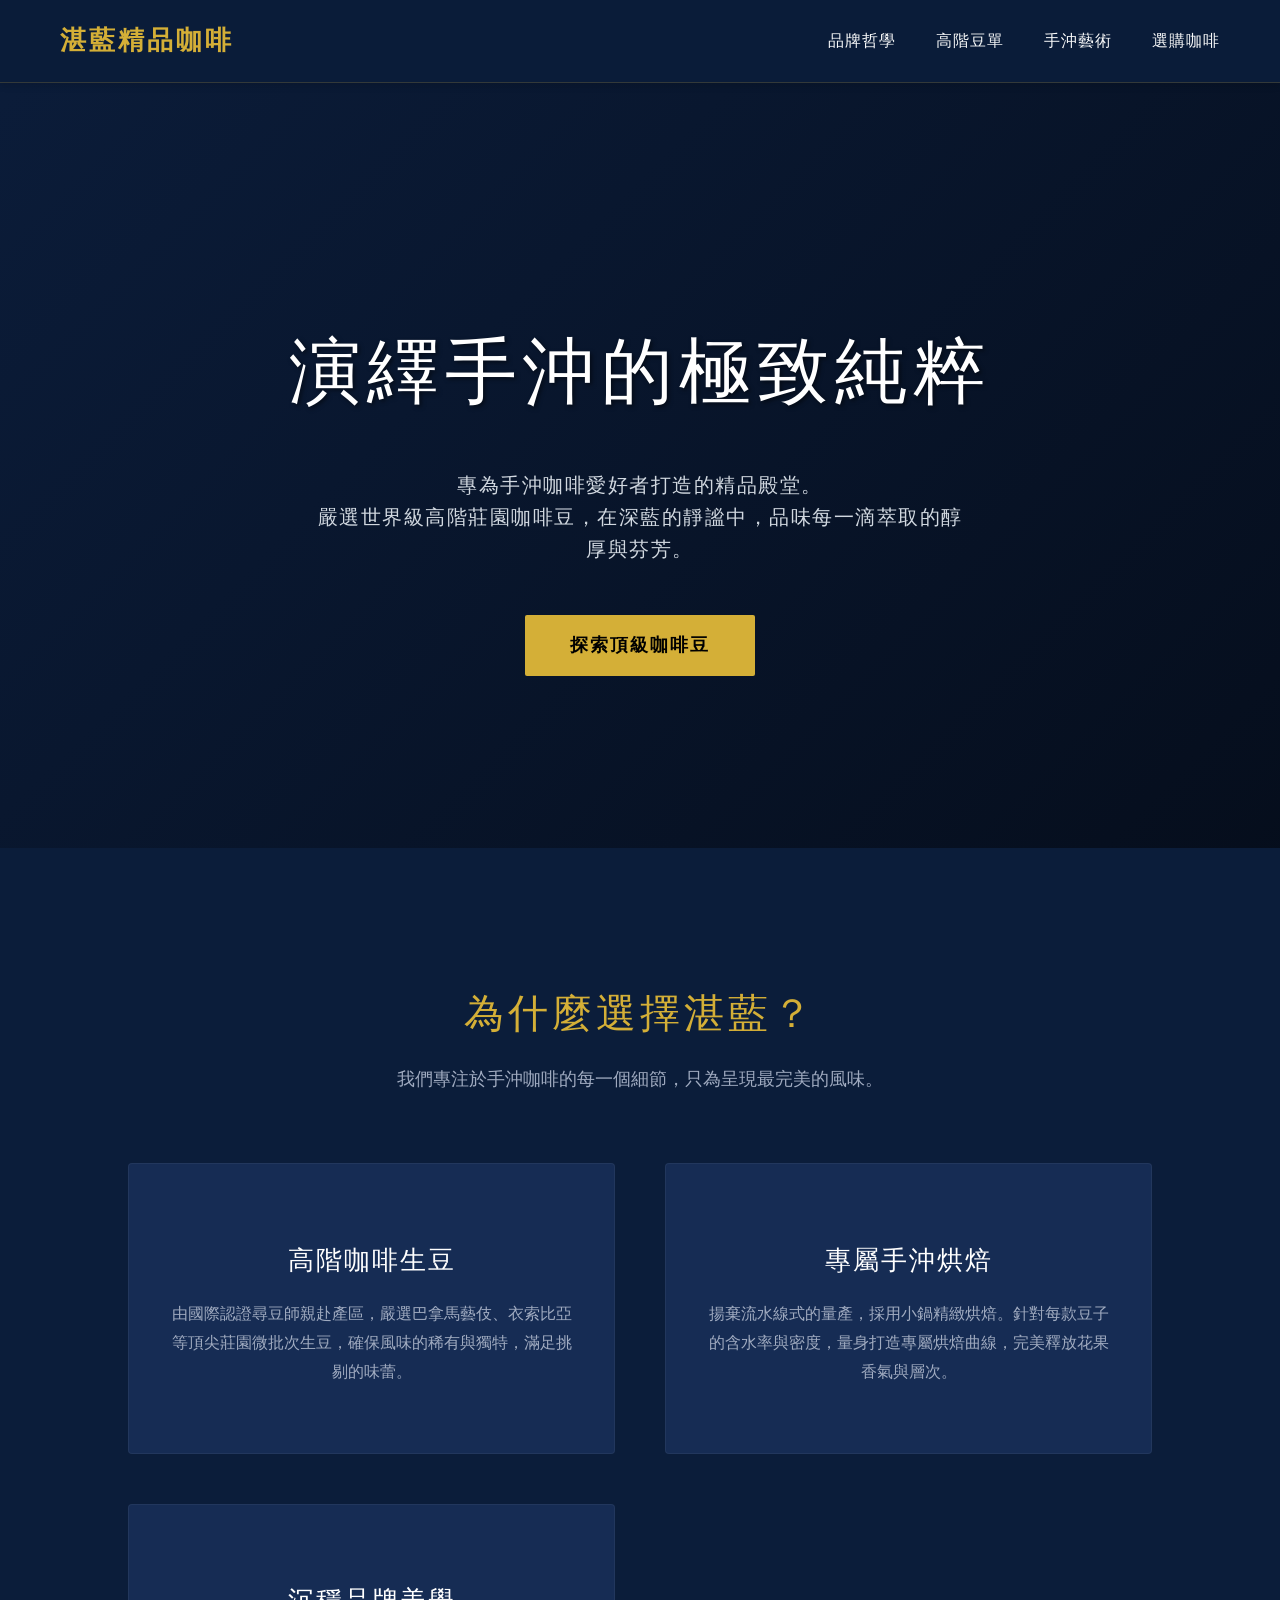
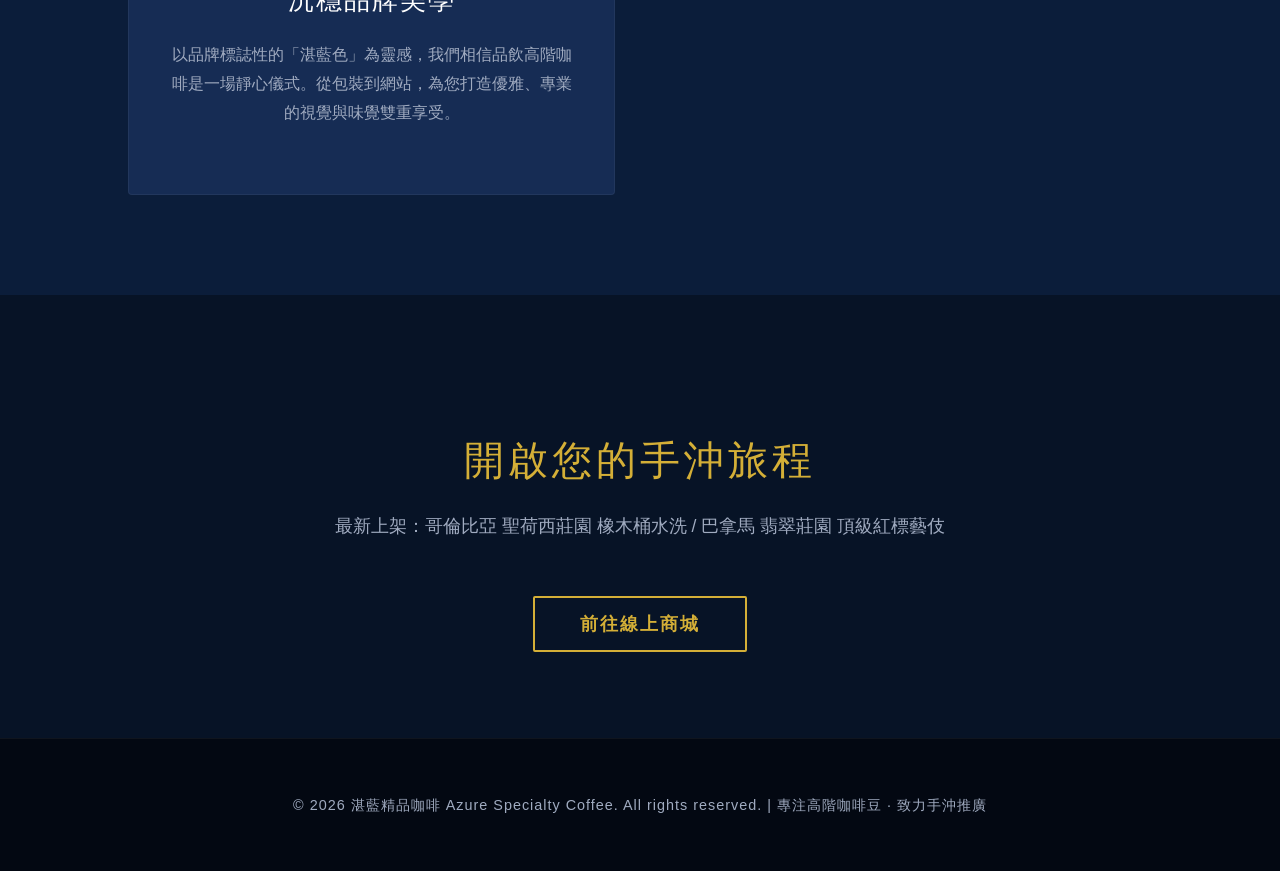
<file: w1/index.html>
<!DOCTYPE html>
<html lang="zh-TW">
<head>
    <meta charset="UTF-8">
    <meta name="viewport" content="width=device-width, initial-scale=1.0">
    <title>湛藍精品咖啡 | 頂級手沖咖啡</title>
    <style>
        :root {
            --primary-blue: #0b1d3a;
            --secondary-blue: #162c54;
            --accent-gold: #d4af37;
            --text-light: #f8f9fa;
            --text-dark: #a0abc0;
        }
        body {
            margin: 0;
            padding: 0;
            font-family: 'Helvetica Neue', Arial, 'Microsoft JhengHei', sans-serif;
            background-color: var(--primary-blue);
            color: var(--text-light);
            line-height: 1.6;
        }
        header {
            display: flex;
            justify-content: space-between;
            align-items: center;
            padding: 20px 60px;
            background-color: rgba(11, 29, 58, 0.98);
            position: sticky;
            top: 0;
            z-index: 1000;
            border-bottom: 1px solid rgba(212, 175, 55, 0.2);
            box-shadow: 0 4px 6px rgba(0,0,0,0.1);
        }
        .logo {
            font-size: 26px;
            font-weight: 700;
            color: var(--accent-gold);
            text-decoration: none;
            letter-spacing: 3px;
            display: flex;
            align-items: center;
            gap: 10px;
        }
        nav {
            display: flex;
            gap: 40px;
        }
        nav a {
            color: var(--text-light);
            text-decoration: none;
            font-size: 16px;
            letter-spacing: 1px;
            transition: color 0.3s ease;
        }
        nav a:hover {
            color: var(--accent-gold);
        }
        .hero {
            height: 85vh;
            display: flex;
            flex-direction: column;
            justify-content: center;
            align-items: center;
            text-align: center;
            background: linear-gradient(135deg, rgba(11,29,58,0.9) 0%, rgba(5,13,26,0.9) 100%), 
                        url('https://images.unsplash.com/photo-1497935586351-b67a49e012bf?ixlib=rb-1.2.1&auto=format&fit=crop&w=1920&q=80') no-repeat center center/cover;
            background-blend-mode: overlay;
            padding: 0 20px;
        }
        .hero h1 {
            font-size: 4.5rem;
            margin-bottom: 20px;
            letter-spacing: 6px;
            color: #ffffff;
            font-weight: 300;
            text-shadow: 2px 2px 4px rgba(0,0,0,0.5);
        }
        .hero p {
            font-size: 1.25rem;
            max-width: 650px;
            color: #d1d8e0;
            margin-bottom: 50px;
            letter-spacing: 1.5px;
        }
        .btn {
            padding: 16px 45px;
            background-color: var(--accent-gold);
            color: #000;
            text-decoration: none;
            font-size: 1.1rem;
            font-weight: bold;
            border-radius: 2px;
            transition: all 0.3s ease;
            letter-spacing: 2px;
        }
        .btn:hover {
            background-color: #fce28b;
            transform: translateY(-3px);
            box-shadow: 0 10px 20px rgba(0,0,0,0.2);
        }
        .section {
            padding: 100px 10%;
        }
        .section-title {
            text-align: center;
            font-size: 2.5rem;
            color: var(--accent-gold);
            margin-bottom: 20px;
            font-weight: 300;
            letter-spacing: 4px;
        }
        .section-subtitle {
            text-align: center;
            color: var(--text-dark);
            margin-bottom: 70px;
            font-size: 1.1rem;
        }
        .features {
            display: grid;
            grid-template-columns: repeat(auto-fit, minmax(320px, 1fr));
            gap: 50px;
        }
        .feature-card {
            background-color: var(--secondary-blue);
            padding: 50px 40px;
            border-radius: 4px;
            text-align: center;
            border: 1px solid rgba(255,255,255,0.05);
            transition: all 0.4s ease;
            position: relative;
            overflow: hidden;
        }
        .feature-card::before {
            content: '';
            position: absolute;
            top: 0; left: 0; width: 100%; height: 3px;
            background-color: var(--accent-gold);
            transform: scaleX(0);
            transition: transform 0.4s ease;
        }
        .feature-card:hover::before {
            transform: scaleX(1);
        }
        .feature-card:hover {
            transform: translateY(-10px);
            box-shadow: 0 15px 30px rgba(0,0,0,0.3);
            border-color: rgba(212, 175, 55, 0.3);
        }
        .feature-card h3 {
            font-size: 1.6rem;
            margin-bottom: 20px;
            color: #fff;
            font-weight: 400;
            letter-spacing: 2px;
        }
        .feature-card p {
            color: var(--text-dark);
            font-size: 1rem;
            line-height: 1.8;
        }
        .shop-section {
            background-color: #071326;
            text-align: center;
        }
        footer {
            text-align: center;
            padding: 40px;
            background-color: #030812;
            color: var(--text-dark);
            font-size: 0.9rem;
            border-top: 1px solid rgba(255,255,255,0.05);
            letter-spacing: 1px;
        }
    </style>
</head>
<body>
    <header>
        <a href="#" class="logo">湛藍精品咖啡</a>
        <nav>
            <a href="#about">品牌哲學</a>
            <a href="#beans">高階豆單</a>
            <a href="#brew">手沖藝術</a>
            <a href="#shop">選購咖啡</a>
        </nav>
    </header>

    <section class="hero">
        <h1>演繹手沖的極致純粹</h1>
        <p>專為手沖咖啡愛好者打造的精品殿堂。<br>嚴選世界級高階莊園咖啡豆，在深藍的靜謐中，品味每一滴萃取的醇厚與芬芳。</p>
        <a href="#shop" class="btn">探索頂級咖啡豆</a>
    </section>

    <section id="about" class="section">
        <h2 class="section-title">為什麼選擇湛藍？</h2>
        <p class="section-subtitle">我們專注於手沖咖啡的每一個細節，只為呈現最完美的風味。</p>
        
        <div class="features">
            <div class="feature-card">
                <h3>高階咖啡生豆</h3>
                <p>由國際認證尋豆師親赴產區，嚴選巴拿馬藝伎、衣索比亞等頂尖莊園微批次生豆，確保風味的稀有與獨特，滿足挑剔的味蕾。</p>
            </div>
            <div class="feature-card">
                <h3>專屬手沖烘焙</h3>
                <p>揚棄流水線式的量產，採用小鍋精緻烘焙。針對每款豆子的含水率與密度，量身打造專屬烘焙曲線，完美釋放花果香氣與層次。</p>
            </div>
            <div class="feature-card">
                <h3>沉穩品牌美學</h3>
                <p>以品牌標誌性的「湛藍色」為靈感，我們相信品飲高階咖啡是一場靜心儀式。從包裝到網站，為您打造優雅、專業的視覺與味覺雙重享受。</p>
            </div>
        </div>
    </section>

    <section id="shop" class="section shop-section">
        <h2 class="section-title">開啟您的手沖旅程</h2>
        <p class="section-subtitle">最新上架：哥倫比亞 聖荷西莊園 橡木桶水洗 / 巴拿馬 翡翠莊園 頂級紅標藝伎</p>
        <a href="#" class="btn" style="background-color: transparent; border: 2px solid var(--accent-gold); color: var(--accent-gold);">前往線上商城</a>
    </section>

    <footer>
        <p>&copy; 2026 湛藍精品咖啡 Azure Specialty Coffee. All rights reserved. | 專注高階咖啡豆 · 致力手沖推廣</p>
    </footer>
</body>
</html>
</file>
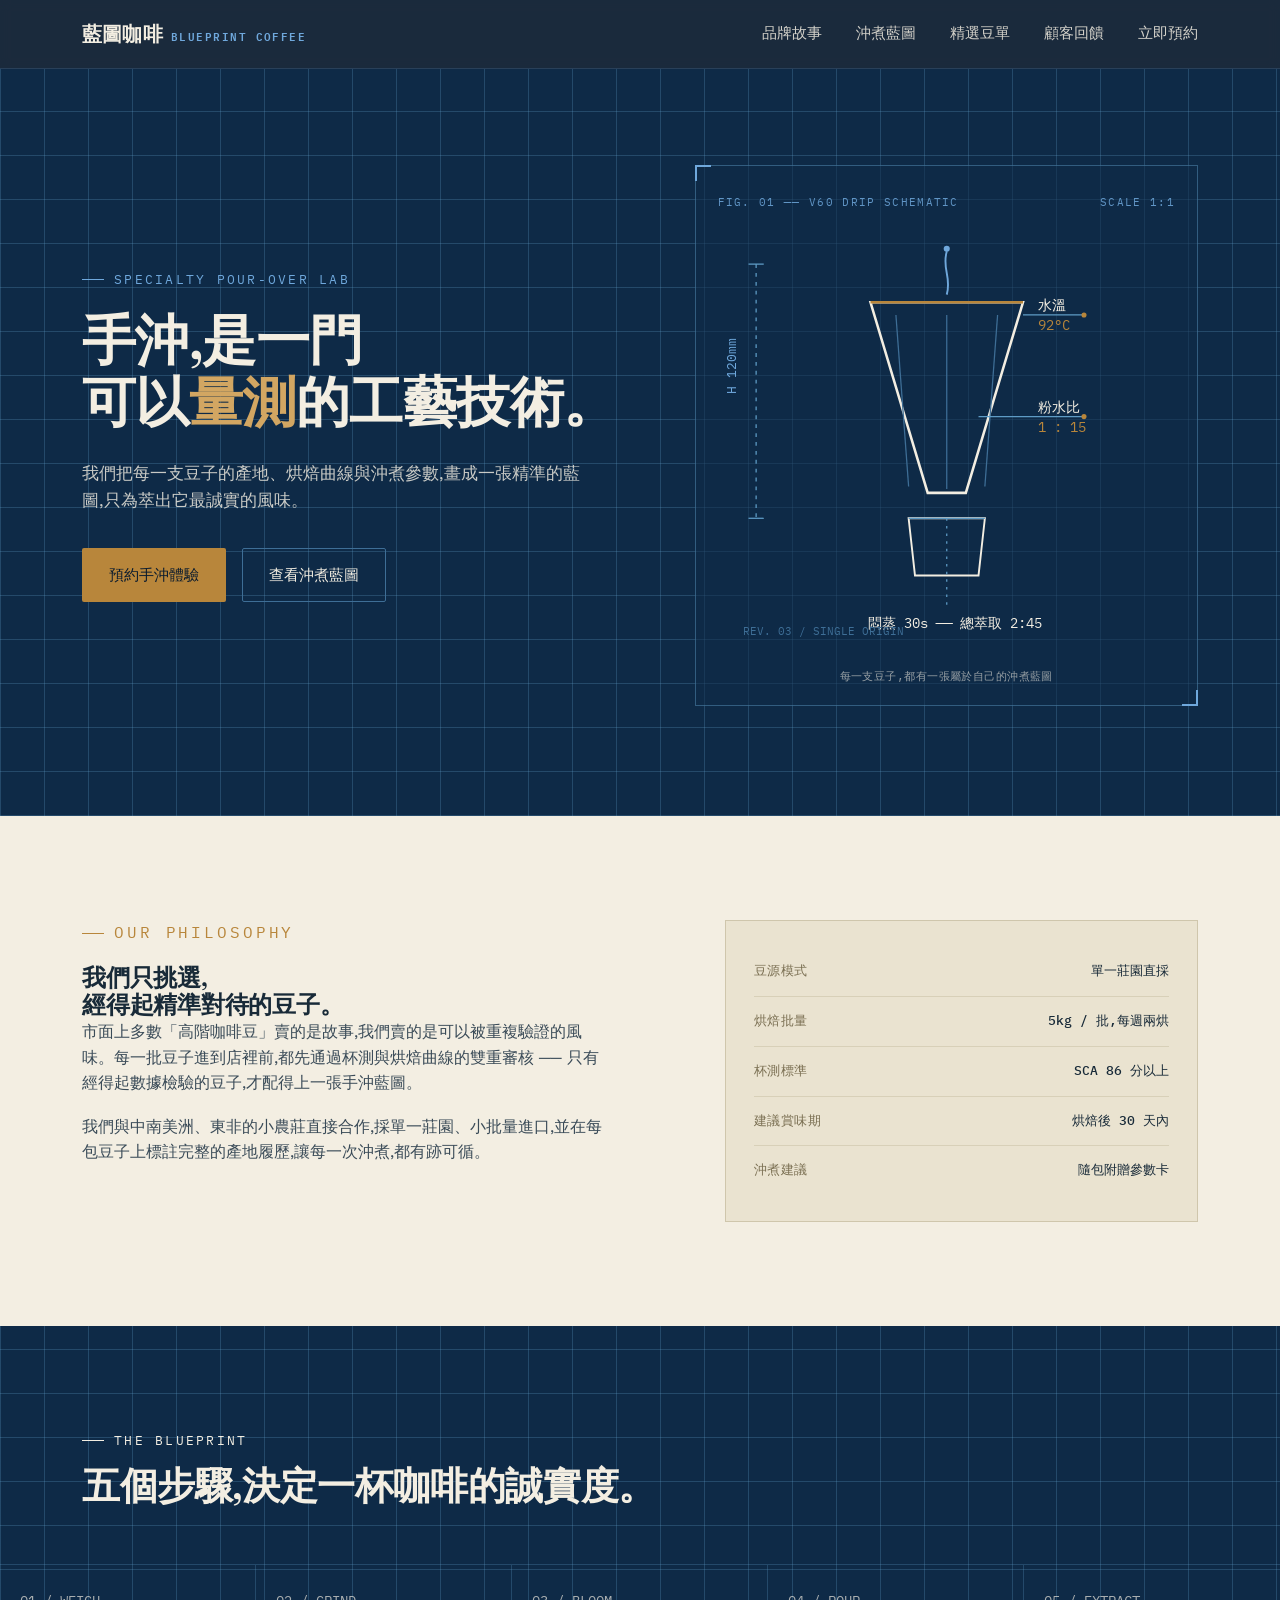
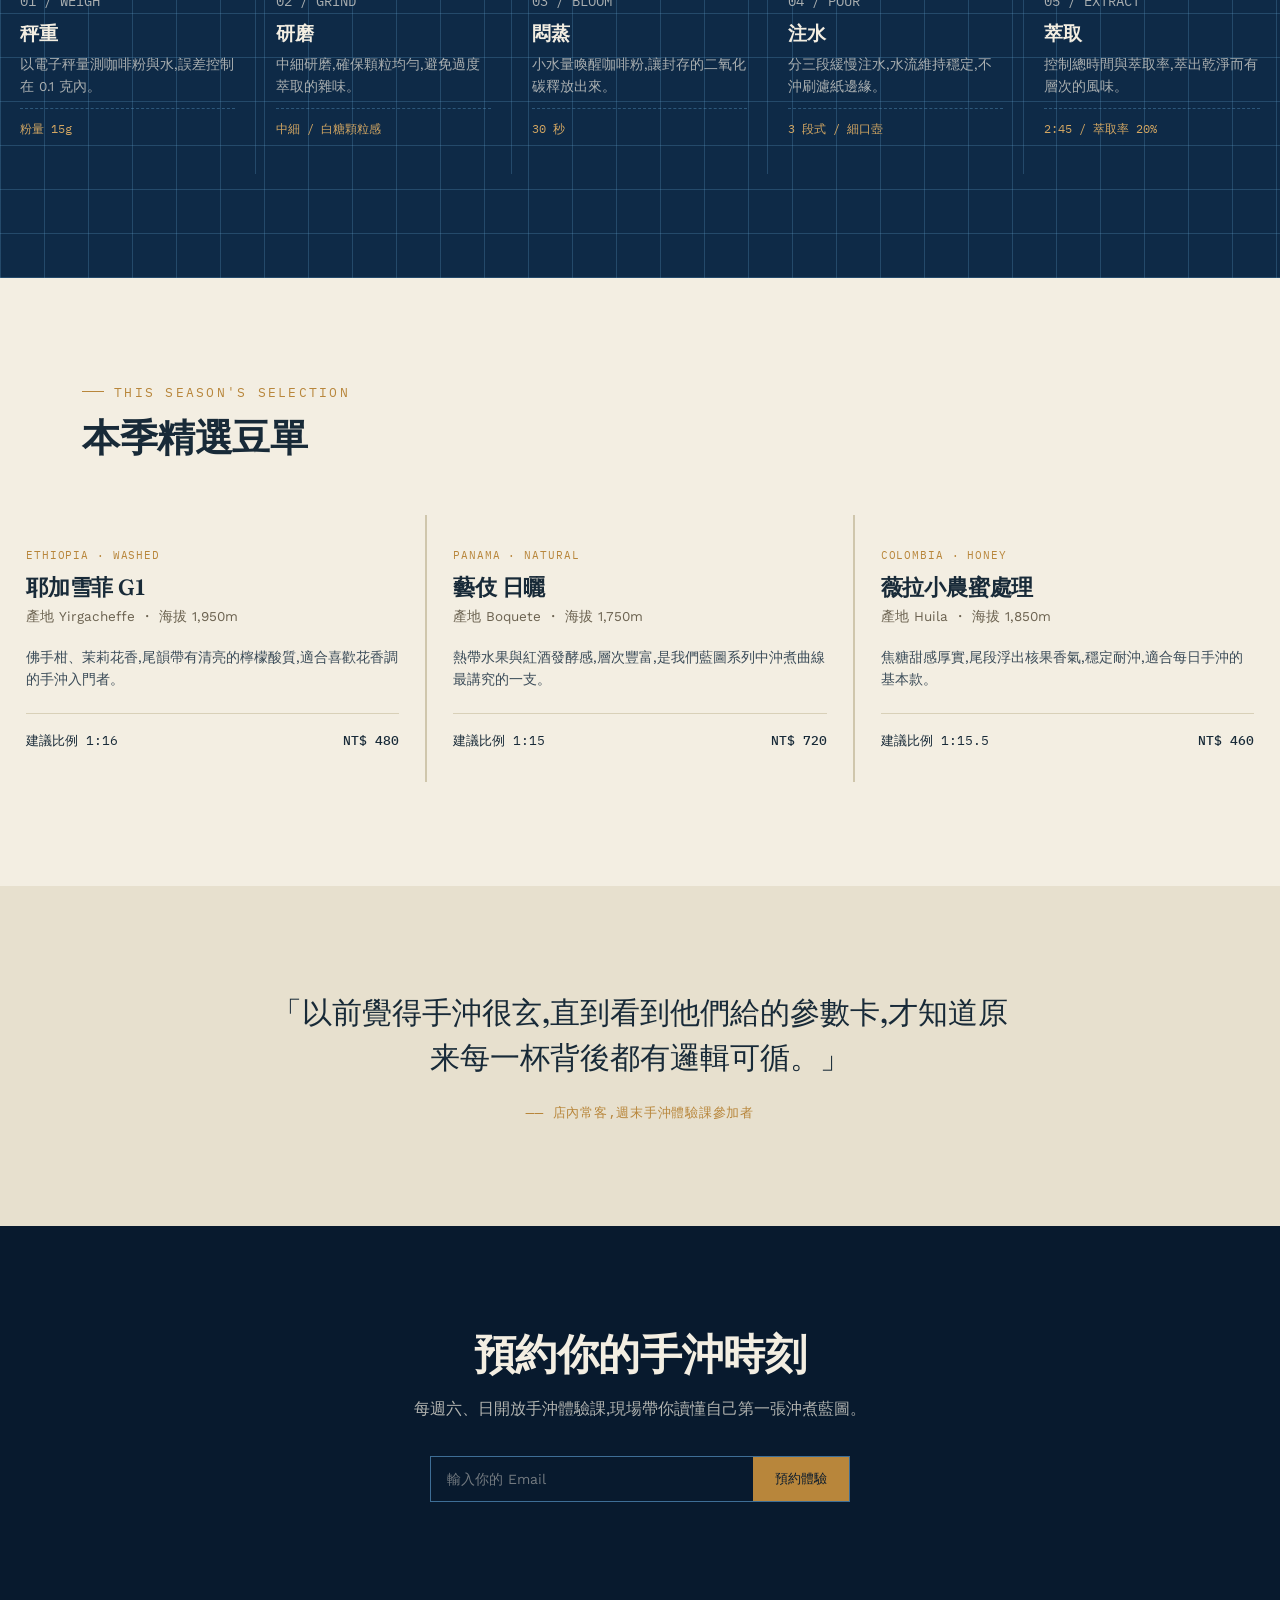
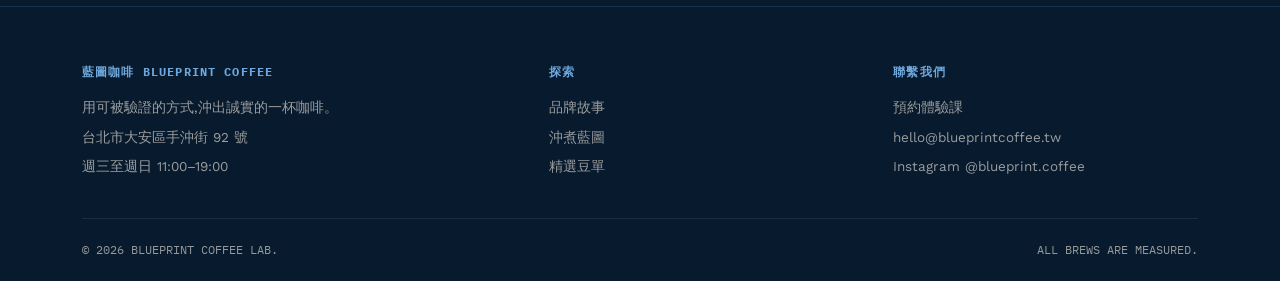
<file: week3/index.html>
<!DOCTYPE html>
<html lang="zh-Hant">
<head>
<meta charset="UTF-8">
<meta name="viewport" content="width=device-width, initial-scale=1.0">
<title>藍圖咖啡 Blueprint Coffee ── 精準手沖,誠實風味</title>
<link rel="preconnect" href="https://fonts.googleapis.com">
<link rel="preconnect" href="https://fonts.gstatic.com" crossorigin>
<link href="https://fonts.googleapis.com/css2?family=Fraunces:opsz,wght@9..144,400;9..144,500;9..144,600;9..144,700&family=Work+Sans:wght@300;400;500;600&family=IBM+Plex+Mono:wght@400;500&display=swap" rel="stylesheet">
<style>
  :root{
    --ink-black:#081A2E;
    --blueprint:#0E2A47;
    --blueprint-line:#3E6E96;
    --blueprint-line-soft:rgba(94,155,197,0.28);
    --paper:#F3EEE2;
    --paper-dim:#E7E0CE;
    --brass:#B8863B;
    --brass-light:#D2A662;
    --sky:#6FA8DC;
    --ink-on-paper:#182A38;
    --max-w:1180px;
  }

  *{margin:0;padding:0;box-sizing:border-box;}
  html{scroll-behavior:smooth;}
  body{
    font-family:'Work Sans', sans-serif;
    background:var(--paper);
    color:var(--ink-on-paper);
    line-height:1.6;
    -webkit-font-smoothing:antialiased;
  }
  a{color:inherit;text-decoration:none;}
  img,svg{display:block;max-width:100%;}
  .container{max-width:var(--max-w);margin:0 auto;padding:0 32px;}
  .eyebrow{
    font-family:'IBM Plex Mono', monospace;
    font-size:12.5px;
    letter-spacing:0.18em;
    text-transform:uppercase;
    display:flex;
    align-items:center;
    gap:10px;
  }
  .eyebrow::before{
    content:"";
    width:22px;height:1px;
    background:currentColor;
    display:inline-block;
  }
  h1,h2,h3{
    font-family:'Fraunces', serif;
    font-weight:600;
    line-height:1.15;
    letter-spacing:-0.01em;
  }
  .btn{
    display:inline-flex;
    align-items:center;
    gap:10px;
    padding:14px 26px;
    border-radius:2px;
    font-family:'Work Sans', sans-serif;
    font-size:15px;
    font-weight:500;
    border:1px solid transparent;
    cursor:pointer;
    transition:transform .25s ease, background .25s ease, border-color .25s ease, color .25s ease;
  }
  .btn:focus-visible{outline:2px solid var(--sky);outline-offset:3px;}
  .btn-primary{background:var(--brass);color:var(--ink-black);}
  .btn-primary:hover{background:var(--brass-light);transform:translateY(-1px);}
  .btn-ghost{border-color:var(--blueprint-line);color:var(--paper);}
  .btn-ghost:hover{border-color:var(--sky);color:var(--sky);}
  .btn-ghost.on-paper{border-color:var(--ink-on-paper);color:var(--ink-on-paper);}
  .btn-ghost.on-paper:hover{border-color:var(--brass);color:var(--brass);}

  /* ---------- NAV ---------- */
  header{
    position:sticky;top:0;z-index:50;
    background:rgba(8,26,46,0.92);
    backdrop-filter:blur(6px);
    border-bottom:1px solid rgba(94,155,197,0.2);
  }
  nav{
    max-width:var(--max-w);margin:0 auto;padding:18px 32px;
    display:flex;align-items:center;justify-content:space-between;
    color:var(--paper);
  }
  .logo{
    font-family:'Fraunces', serif;
    font-size:20px;font-weight:600;letter-spacing:0.01em;
    color:var(--paper);display:flex;align-items:baseline;gap:8px;
  }
  .logo span{
    font-family:'IBM Plex Mono', monospace;
    font-size:10.5px;letter-spacing:0.14em;color:var(--sky);
  }
  .nav-links{display:flex;gap:34px;font-size:14.5px;}
  .nav-links a{opacity:0.85;transition:opacity .2s;}
  .nav-links a:hover{opacity:1;color:var(--sky);}
  .nav-toggle{display:none;background:none;border:none;color:var(--paper);font-size:24px;cursor:pointer;}

  @media (max-width:860px){
    .nav-links{
      position:absolute;top:100%;left:0;right:0;
      background:var(--ink-black);
      flex-direction:column;gap:0;
      max-height:0;overflow:hidden;
      transition:max-height .3s ease;
    }
    .nav-links.open{max-height:320px;}
    .nav-links a{padding:16px 32px;border-top:1px solid rgba(94,155,197,0.15);}
    .nav-toggle{display:block;}
  }

  /* ---------- HERO ---------- */
  .hero{
    background:
      repeating-linear-gradient(0deg, var(--blueprint-line-soft) 0, var(--blueprint-line-soft) 1px, transparent 1px, transparent 44px),
      repeating-linear-gradient(90deg, var(--blueprint-line-soft) 0, var(--blueprint-line-soft) 1px, transparent 1px, transparent 44px),
      var(--blueprint);
    color:var(--paper);
    padding:96px 0 110px;
    position:relative;
    overflow:hidden;
  }
  .hero-grid{
    max-width:var(--max-w);margin:0 auto;padding:0 32px;
    display:grid;grid-template-columns:1.05fr 0.95fr;gap:56px;align-items:center;
  }
  .hero h1{font-size:clamp(34px,4.6vw,54px);margin:20px 0 26px;color:var(--paper);}
  .hero h1 em{font-style:normal;color:var(--brass-light);}
  .hero p.lede{font-size:17px;max-width:46ch;color:rgba(243,238,226,0.82);margin-bottom:34px;}
  .hero-cta{display:flex;gap:16px;flex-wrap:wrap;}
  .hero-eyebrow{color:var(--sky);margin-bottom:6px;}

  .blueprint-plate{
    position:relative;
    border:1px solid rgba(94,155,197,0.45);
    background:rgba(15,42,71,0.55);
    padding:28px 22px 20px;
  }
  .blueprint-plate::before,.blueprint-plate::after,
  .plate-corner-tl,.plate-corner-br{
    content:"";position:absolute;width:14px;height:14px;
    border-color:var(--sky);
  }
  .blueprint-plate::before{top:-1px;left:-1px;border-top:2px solid var(--sky);border-left:2px solid var(--sky);}
  .blueprint-plate::after{bottom:-1px;right:-1px;border-bottom:2px solid var(--sky);border-right:2px solid var(--sky);}
  .plate-label{
    font-family:'IBM Plex Mono', monospace;font-size:11px;letter-spacing:0.12em;
    color:var(--sky);display:flex;justify-content:space-between;margin-bottom:14px;opacity:0.85;
  }
  .plate-caption{
    font-family:'IBM Plex Mono', monospace;font-size:11px;color:rgba(243,238,226,0.6);
    text-align:center;margin-top:10px;letter-spacing:0.04em;
  }

  @media (max-width:900px){
    .hero-grid{grid-template-columns:1fr;}
    .hero{padding:64px 0 76px;}
  }

  /* ---------- SECTION SHARED ---------- */
  section{padding:104px 0;}
  .section-head{max-width:640px;margin-bottom:56px;}
  .section-head h2{font-size:clamp(26px,3.2vw,38px);margin-top:14px;}
  .on-dark{background:var(--ink-black);color:var(--paper);}
  .on-dark .eyebrow{color:var(--sky);}
  .on-paper .eyebrow{color:var(--brass);}

  /* ---------- ABOUT / SPEC SHEET ---------- */
  .about-grid{display:grid;grid-template-columns:1.1fr 0.9fr;gap:64px;align-items:start;}
  .about-grid p{font-size:16px;color:#3a4b58;max-width:52ch;margin-bottom:18px;}
  .spec-sheet{border:1px solid #cfc6ac;background:#EAE3D0;padding:26px 28px;}
  .spec-row{
    display:flex;justify-content:space-between;gap:20px;
    padding:14px 0;border-bottom:1px solid #d8d0b8;
    font-family:'IBM Plex Mono', monospace;font-size:13px;
  }
  .spec-row:last-child{border-bottom:none;}
  .spec-row dt{color:#7a6f52;letter-spacing:0.04em;}
  .spec-row dd{font-weight:500;color:var(--ink-on-paper);text-align:right;}

  @media (max-width:860px){ .about-grid{grid-template-columns:1fr;} }

  /* ---------- PROCESS BLUEPRINT ---------- */
  .process{
    background:
      repeating-linear-gradient(0deg, var(--blueprint-line-soft) 0, var(--blueprint-line-soft) 1px, transparent 1px, transparent 44px),
      repeating-linear-gradient(90deg, var(--blueprint-line-soft) 0, var(--blueprint-line-soft) 1px, transparent 1px, transparent 44px),
      var(--blueprint);
    color:var(--paper);
  }
  .steps{
    display:grid;grid-template-columns:repeat(5,1fr);gap:0;
    border-top:1px solid var(--blueprint-line-soft);
  }
  .step{
    padding:26px 20px;border-right:1px solid var(--blueprint-line-soft);position:relative;
  }
  .step:last-child{border-right:none;}
  .step-index{font-family:'IBM Plex Mono', monospace;font-size:12px;color:var(--sky);margin-bottom:14px;}
  .step h3{font-size:19px;color:var(--paper);margin-bottom:10px;font-weight:600;}
  .step p{font-size:13.5px;color:rgba(243,238,226,0.68);margin-bottom:10px;}
  .step .metric{
    font-family:'IBM Plex Mono', monospace;font-size:12px;color:var(--brass-light);
    border-top:1px dashed rgba(94,155,197,0.4);padding-top:10px;
  }
  @media (max-width:960px){
    .steps{grid-template-columns:1fr 1fr;}
    .step{border-right:1px solid var(--blueprint-line-soft);border-bottom:1px solid var(--blueprint-line-soft);}
    .step:nth-child(2n){border-right:none;}
  }
  @media (max-width:560px){
    .steps{grid-template-columns:1fr;}
    .step{border-right:none;}
  }

  /* ---------- BEANS ---------- */
  .bean-grid{display:grid;grid-template-columns:repeat(3,1fr);gap:2px;background:#cfc6ac;}
  .bean-card{
    background:var(--paper);padding:32px 26px;position:relative;
    display:flex;flex-direction:column;height:100%;
  }
  .bean-tag{
    font-family:'IBM Plex Mono', monospace;font-size:11px;color:var(--brass);
    letter-spacing:0.08em;margin-bottom:10px;
  }
  .bean-card h3{font-size:22px;margin-bottom:6px;}
  .bean-origin{font-size:13.5px;color:#6b6250;margin-bottom:18px;}
  .bean-notes{font-size:14px;color:#3a4b58;margin-bottom:22px;flex-grow:1;}
  .bean-meta{
    display:flex;justify-content:space-between;align-items:center;
    border-top:1px solid #d8d0b8;padding-top:16px;
    font-family:'IBM Plex Mono', monospace;font-size:12.5px;
  }
  .bean-price{color:var(--ink-on-paper);font-weight:500;}
  @media (max-width:900px){ .bean-grid{grid-template-columns:1fr 1fr;} }
  @media (max-width:600px){ .bean-grid{grid-template-columns:1fr;} }

  /* ---------- QUOTE ---------- */
  .quote-section{background:var(--paper-dim);}
  .quote-wrap{max-width:760px;margin:0 auto;text-align:center;}
  blockquote{
    font-family:'Fraunces', serif;font-size:clamp(22px,2.6vw,30px);
    font-weight:500;line-height:1.5;color:var(--ink-on-paper);margin-bottom:22px;
  }
  .quote-attr{font-family:'IBM Plex Mono', monospace;font-size:12.5px;color:var(--brass);letter-spacing:0.06em;}

  /* ---------- CTA / FOOTER ---------- */
  .cta-section{background:var(--ink-black);color:var(--paper);text-align:center;}
  .cta-section h2{font-size:clamp(28px,3.6vw,42px);margin-bottom:18px;}
  .cta-section p{color:rgba(243,238,226,0.72);max-width:48ch;margin:0 auto 34px;}
  .cta-form{
    display:flex;max-width:420px;margin:0 auto;gap:0;border:1px solid var(--blueprint-line);
  }
  .cta-form input{
    flex:1;background:transparent;border:none;padding:14px 16px;
    color:var(--paper);font-family:'Work Sans', sans-serif;font-size:14px;
  }
  .cta-form input::placeholder{color:rgba(243,238,226,0.45);}
  .cta-form input:focus{outline:none;}
  .cta-form button{
    background:var(--brass);color:var(--ink-black);border:none;
    padding:0 22px;font-weight:500;cursor:pointer;font-family:'Work Sans', sans-serif;
    transition:background .2s;
  }
  .cta-form button:hover{background:var(--brass-light);}

  footer{background:var(--ink-black);border-top:1px solid rgba(94,155,197,0.18);color:rgba(243,238,226,0.6);}
  .footer-grid{
    display:grid;grid-template-columns:1.4fr 1fr 1fr;gap:40px;padding:56px 0 32px;
    font-size:13.5px;
  }
  .footer-grid h4{
    font-family:'IBM Plex Mono', monospace;font-size:11.5px;letter-spacing:0.1em;
    color:var(--sky);margin-bottom:16px;text-transform:uppercase;
  }
  .footer-grid p, .footer-grid a{display:block;margin-bottom:8px;color:rgba(243,238,226,0.62);}
  .footer-grid a:hover{color:var(--paper);}
  .footer-bottom{
    border-top:1px solid rgba(94,155,197,0.15);padding:22px 0;
    font-family:'IBM Plex Mono', monospace;font-size:11.5px;
    display:flex;justify-content:space-between;flex-wrap:wrap;gap:10px;
  }
  @media (max-width:700px){ .footer-grid{grid-template-columns:1fr;} }

  /* ---------- REVEAL ---------- */
  .reveal{opacity:0;transform:translateY(18px);transition:opacity .7s ease, transform .7s ease;}
  .reveal.in{opacity:1;transform:translateY(0);}
  @media (prefers-reduced-motion: reduce){
    .reveal{opacity:1;transform:none;transition:none;}
    html{scroll-behavior:auto;}
  }
</style>
</head>
<body>

<header>
  <nav>
    <a href="#top" class="logo">藍圖咖啡<span>BLUEPRINT COFFEE</span></a>
    <button class="nav-toggle" id="navToggle" aria-label="開啟選單" aria-expanded="false">☰</button>
    <div class="nav-links" id="navLinks">
      <a href="#about">品牌故事</a>
      <a href="#process">沖煮藍圖</a>
      <a href="#beans">精選豆單</a>
      <a href="#quote">顧客回饋</a>
      <a href="#cta">立即預約</a>
    </div>
  </nav>
</header>

<section class="hero" id="top">
  <div class="hero-grid">
    <div>
      <p class="eyebrow hero-eyebrow">SPECIALTY POUR-OVER LAB</p>
      <h1>手沖,是一門<br>可以<em>量測</em>的工藝技術。</h1>
      <p class="lede">我們把每一支豆子的產地、烘焙曲線與沖煮參數,畫成一張精準的藍圖,只為萃出它最誠實的風味。</p>
      <div class="hero-cta">
        <a href="#cta" class="btn btn-primary">預約手沖體驗</a>
        <a href="#process" class="btn btn-ghost">查看沖煮藍圖</a>
      </div>
    </div>

    <div class="blueprint-plate reveal">
      <div class="plate-label"><span>FIG. 01 ── V60 DRIP SCHEMATIC</span><span>SCALE 1:1</span></div>
      <svg viewBox="0 0 360 340" xmlns="http://www.w3.org/2000/svg" role="img" aria-label="V60 手沖濾杯示意圖,標註水溫、粉水比、悶蒸與總萃取時間">
        <!-- dimension lines -->
        <line x1="30" y1="30" x2="30" y2="230" stroke="#5E9BC5" stroke-width="1" stroke-dasharray="3 4"/>
        <line x1="24" y1="30" x2="36" y2="30" stroke="#5E9BC5" stroke-width="1"/>
        <line x1="24" y1="230" x2="36" y2="230" stroke="#5E9BC5" stroke-width="1"/>
        <text x="14" y="132" fill="#6FA8DC" font-size="10" font-family="IBM Plex Mono, monospace" transform="rotate(-90 14 132)">H 120mm</text>

        <!-- dripper cone -->
        <path d="M120 60 L240 60 L195 210 L165 210 Z" fill="none" stroke="#F3EEE2" stroke-width="2"/>
        <path d="M120 60 L240 60" stroke="#B8863B" stroke-width="2"/>
        <!-- ribs -->
        <line x1="140" y1="70" x2="150" y2="205" stroke="#3E6E96" stroke-width="1"/>
        <line x1="180" y1="70" x2="180" y2="207" stroke="#3E6E96" stroke-width="1"/>
        <line x1="220" y1="70" x2="210" y2="205" stroke="#3E6E96" stroke-width="1"/>

        <!-- server -->
        <path d="M150 230 L210 230 L205 275 L155 275 Z" fill="none" stroke="#F3EEE2" stroke-width="1.5"/>
        <line x1="150" y1="230" x2="210" y2="230" stroke="#5E9BC5" stroke-width="1"/>

        <!-- pour line + droplets -->
        <path d="M180 20 C176 34, 184 40, 180 54" stroke="#6FA8DC" stroke-width="1.5" fill="none"/>
        <circle cx="180" cy="18" r="2.4" fill="#6FA8DC"/>

        <!-- annotation callouts -->
        <line x1="240" y1="70" x2="288" y2="70" stroke="#5E9BC5" stroke-width="1"/>
        <circle cx="288" cy="70" r="2" fill="#B8863B"/>
        <text x="252" y="66" fill="#F3EEE2" font-size="11" font-family="IBM Plex Mono, monospace">水溫</text>
        <text x="252" y="82" fill="#B8863B" font-size="11" font-family="IBM Plex Mono, monospace">92°C</text>

        <line x1="205" y1="150" x2="288" y2="150" stroke="#5E9BC5" stroke-width="1"/>
        <circle cx="288" cy="150" r="2" fill="#B8863B"/>
        <text x="252" y="146" fill="#F3EEE2" font-size="11" font-family="IBM Plex Mono, monospace">粉水比</text>
        <text x="252" y="162" fill="#B8863B" font-size="11" font-family="IBM Plex Mono, monospace">1 : 15</text>

        <line x1="180" y1="230" x2="180" y2="300" stroke="#5E9BC5" stroke-width="1" stroke-dasharray="2 4"/>
        <text x="118" y="316" fill="#F3EEE2" font-size="11" font-family="IBM Plex Mono, monospace">悶蒸 30s ── 總萃取 2:45</text>

        <!-- corner tick -->
        <text x="20" y="322" fill="#3E6E96" font-size="9" font-family="IBM Plex Mono, monospace">REV. 03 / SINGLE ORIGIN</text>
      </svg>
      <p class="plate-caption">每一支豆子,都有一張屬於自己的沖煮藍圖</p>
    </div>
  </div>
</section>

<section class="on-paper" id="about">
  <div class="container">
    <div class="about-grid">
      <div class="reveal">
        <p class="eyebrow">OUR PHILOSOPHY</p>
        <h2>我們只挑選,<br>經得起精準對待的豆子。</h2>
        <p>市面上多數「高階咖啡豆」賣的是故事,我們賣的是可以被重複驗證的風味。每一批豆子進到店裡前,都先通過杯測與烘焙曲線的雙重審核 ── 只有經得起數據檢驗的豆子,才配得上一張手沖藍圖。</p>
        <p>我們與中南美洲、東非的小農莊直接合作,採單一莊園、小批量進口,並在每包豆子上標註完整的產地履歷,讓每一次沖煮,都有跡可循。</p>
      </div>
      <dl class="spec-sheet reveal">
        <div class="spec-row"><dt>豆源模式</dt><dd>單一莊園直採</dd></div>
        <div class="spec-row"><dt>烘焙批量</dt><dd>5kg / 批,每週兩烘</dd></div>
        <div class="spec-row"><dt>杯測標準</dt><dd>SCA 86 分以上</dd></div>
        <div class="spec-row"><dt>建議賞味期</dt><dd>烘焙後 30 天內</dd></div>
        <div class="spec-row"><dt>沖煮建議</dt><dd>隨包附贈參數卡</dd></div>
      </dl>
    </div>
  </div>
</section>

<section class="process" id="process">
  <div class="container">
    <div class="section-head reveal">
      <p class="eyebrow">THE BLUEPRINT</p>
      <h2>五個步驟,決定一杯咖啡的誠實度。</h2>
    </div>
  </div>
  <div class="steps reveal">
    <div class="step">
      <p class="step-index">01 / WEIGH</p>
      <h3>秤重</h3>
      <p>以電子秤量測咖啡粉與水,誤差控制在 0.1 克內。</p>
      <p class="metric">粉量 15g</p>
    </div>
    <div class="step">
      <p class="step-index">02 / GRIND</p>
      <h3>研磨</h3>
      <p>中細研磨,確保顆粒均勻,避免過度萃取的雜味。</p>
      <p class="metric">中細 / 白糖顆粒感</p>
    </div>
    <div class="step">
      <p class="step-index">03 / BLOOM</p>
      <h3>悶蒸</h3>
      <p>小水量喚醒咖啡粉,讓封存的二氧化碳釋放出來。</p>
      <p class="metric">30 秒</p>
    </div>
    <div class="step">
      <p class="step-index">04 / POUR</p>
      <h3>注水</h3>
      <p>分三段緩慢注水,水流維持穩定,不沖刷濾紙邊緣。</p>
      <p class="metric">3 段式 / 細口壺</p>
    </div>
    <div class="step">
      <p class="step-index">05 / EXTRACT</p>
      <h3>萃取</h3>
      <p>控制總時間與萃取率,萃出乾淨而有層次的風味。</p>
      <p class="metric">2:45 / 萃取率 20%</p>
    </div>
  </div>
</section>

<section class="on-paper" id="beans">
  <div class="container">
    <div class="section-head reveal">
      <p class="eyebrow">THIS SEASON'S SELECTION</p>
      <h2>本季精選豆單</h2>
    </div>
  </div>
  <div class="bean-grid reveal">
    <div class="bean-card">
      <p class="bean-tag">ETHIOPIA · WASHED</p>
      <h3>耶加雪菲 G1</h3>
      <p class="bean-origin">產地 Yirgacheffe ・ 海拔 1,950m</p>
      <p class="bean-notes">佛手柑、茉莉花香,尾韻帶有清亮的檸檬酸質,適合喜歡花香調的手沖入門者。</p>
      <div class="bean-meta"><span>建議比例 1:16</span><span class="bean-price">NT$ 480</span></div>
    </div>
    <div class="bean-card">
      <p class="bean-tag">PANAMA · NATURAL</p>
      <h3>藝伎 日曬</h3>
      <p class="bean-origin">產地 Boquete ・ 海拔 1,750m</p>
      <p class="bean-notes">熱帶水果與紅酒發酵感,層次豐富,是我們藍圖系列中沖煮曲線最講究的一支。</p>
      <div class="bean-meta"><span>建議比例 1:15</span><span class="bean-price">NT$ 720</span></div>
    </div>
    <div class="bean-card">
      <p class="bean-tag">COLOMBIA · HONEY</p>
      <h3>薇拉小農蜜處理</h3>
      <p class="bean-origin">產地 Huila ・ 海拔 1,850m</p>
      <p class="bean-notes">焦糖甜感厚實,尾段浮出核果香氣,穩定耐沖,適合每日手沖的基本款。</p>
      <div class="bean-meta"><span>建議比例 1:15.5</span><span class="bean-price">NT$ 460</span></div>
    </div>
  </div>
</section>

<section class="quote-section" id="quote">
  <div class="container">
    <div class="quote-wrap reveal">
      <blockquote>「以前覺得手沖很玄,直到看到他們給的參數卡,才知道原来每一杯背後都有邏輯可循。」</blockquote>
      <p class="quote-attr">── 店內常客,週末手沖體驗課參加者</p>
    </div>
  </div>
</section>

<section class="cta-section" id="cta">
  <div class="container">
    <h2 class="reveal">預約你的手沖時刻</h2>
    <p class="reveal">每週六、日開放手沖體驗課,現場帶你讀懂自己第一張沖煮藍圖。</p>
    <form class="cta-form reveal" onsubmit="event.preventDefault(); this.querySelector('button').textContent='已收到,我們會盡快聯繫';">
      <input type="email" placeholder="輸入你的 Email" required aria-label="Email">
      <button type="submit">預約體驗</button>
    </form>
  </div>
</section>

<footer>
  <div class="container">
    <div class="footer-grid">
      <div>
        <h4>藍圖咖啡 BLUEPRINT COFFEE</h4>
        <p>用可被驗證的方式,沖出誠實的一杯咖啡。</p>
        <p>台北市大安區手沖街 92 號</p>
        <p>週三至週日 11:00–19:00</p>
      </div>
      <div>
        <h4>探索</h4>
        <a href="#about">品牌故事</a>
        <a href="#process">沖煮藍圖</a>
        <a href="#beans">精選豆單</a>
      </div>
      <div>
        <h4>聯繫我們</h4>
        <a href="#cta">預約體驗課</a>
        <a href="mailto:hello@blueprintcoffee.tw">hello@blueprintcoffee.tw</a>
        <a href="#top">Instagram @blueprint.coffee</a>
      </div>
    </div>
    <div class="footer-bottom">
      <span>© 2026 BLUEPRINT COFFEE LAB.</span>
      <span>ALL BREWS ARE MEASURED.</span>
    </div>
  </div>
</footer>

<script>
  // mobile nav toggle
  const navToggle = document.getElementById('navToggle');
  const navLinks = document.getElementById('navLinks');
  navToggle.addEventListener('click', () => {
    const isOpen = navLinks.classList.toggle('open');
    navToggle.setAttribute('aria-expanded', isOpen);
  });
  navLinks.querySelectorAll('a').forEach(a => a.addEventListener('click', () => {
    navLinks.classList.remove('open');
    navToggle.setAttribute('aria-expanded', 'false');
  }));

  // scroll reveal
  const prefersReduced = window.matchMedia('(prefers-reduced-motion: reduce)').matches;
  if (!prefersReduced && 'IntersectionObserver' in window) {
    const io = new IntersectionObserver((entries) => {
      entries.forEach(entry => {
        if (entry.isIntersecting) {
          entry.target.classList.add('in');
          io.unobserve(entry.target);
        }
      });
    }, { threshold: 0.15 });
    document.querySelectorAll('.reveal').forEach(el => io.observe(el));
  } else {
    document.querySelectorAll('.reveal').forEach(el => el.classList.add('in'));
  }
</script>

</body>
</html>
</file>
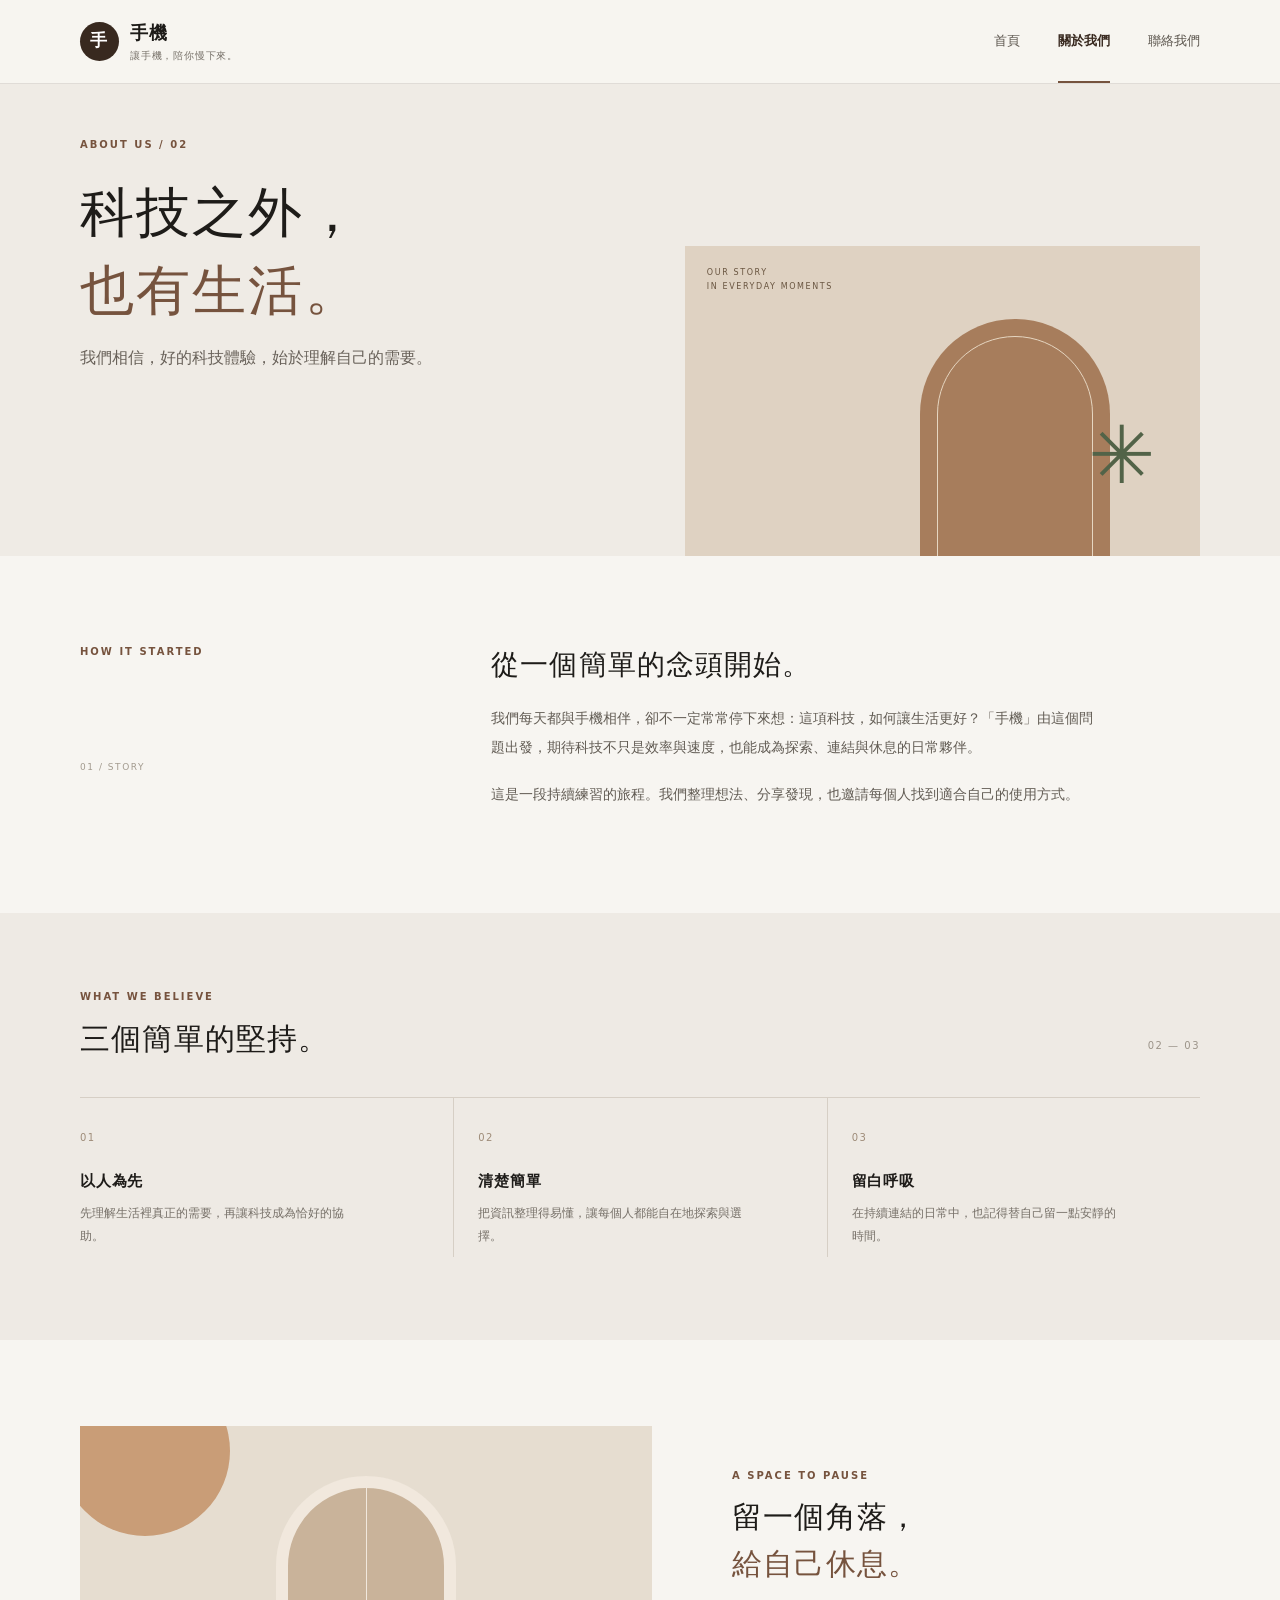
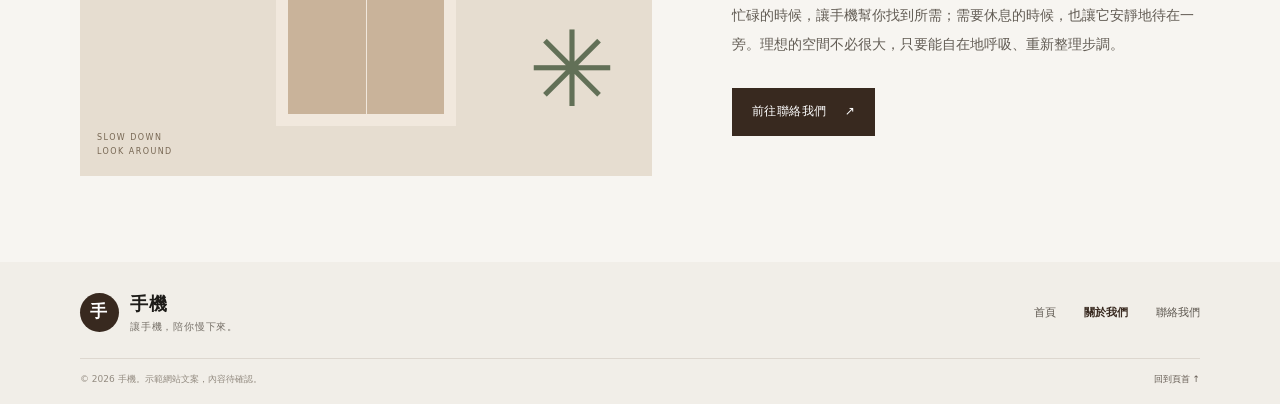
<file: pages/about.html>
<!doctype html>
<html lang="zh-Hant">
<head>
  <meta charset="utf-8"><meta name="viewport" content="width=device-width, initial-scale=1"><meta name="theme-color" content="#f7f5f1">
  <meta name="description" content="認識手機品牌的故事與理念，探索科技與生活之間自在的距離。">
  <title>關於我們｜手機</title><link rel="stylesheet" href="assets/css/site.css"><script src="assets/js/site.js" defer></script>
</head>
<body>
  <a class="skip-link" href="#main">跳到主要內容</a>
  <header class="site-header"><div class="container header-inner"><a class="brand" href="index.html" aria-label="手機，回首頁"><span class="brand-mark" aria-hidden="true">手</span><span>手機<small>讓手機，陪你慢下來。</small></span></a><button class="menu-toggle" type="button" aria-expanded="false" aria-controls="primary-nav"><span class="menu-icon" aria-hidden="true"><i></i><i></i></span><span class="sr-only">開啟選單</span></button><nav class="primary-nav" id="primary-nav" aria-label="主要導覽"><a href="index.html">首頁</a><a href="about.html" aria-current="page">關於我們</a><a href="contact.html">聯絡我們</a></nav></div></header>
  <main id="main">
    <section class="page-hero"><div class="container page-hero-inner"><p class="eyebrow">ABOUT US / 02</p><h1>科技之外，<br><em>也有生活。</em></h1><p class="lead">我們相信，好的科技體驗，始於理解自己的需要。</p><div class="page-hero-art about-art" role="img" aria-label="暖棕色日光映照在簡潔的休憩空間"><span>OUR STORY<br>IN EVERYDAY MOMENTS</span><div class="about-arch"></div><div class="about-plant">✳</div></div></div></section>
    <section class="story-section container"><div class="story-aside"><p class="eyebrow">HOW IT STARTED</p><span class="story-count">01 / STORY</span></div><div class="story-copy"><h2>從一個簡單的念頭開始。</h2><p class="body-copy">我們每天都與手機相伴，卻不一定常常停下來想：這項科技，如何讓生活更好？「手機」由這個問題出發，期待科技不只是效率與速度，也能成為探索、連結與休息的日常夥伴。</p><p class="body-copy">這是一段持續練習的旅程。我們整理想法、分享發現，也邀請每個人找到適合自己的使用方式。</p></div></section>
    <section class="values-section"><div class="container"><div class="section-heading"><div><p class="eyebrow">WHAT WE BELIEVE</p><h2>三個簡單的堅持。</h2></div><span class="section-index">02 — 03</span></div><div class="values-grid"><article class="value-item"><span>01</span><h3>以人為先</h3><p>先理解生活裡真正的需要，再讓科技成為恰好的協助。</p></article><article class="value-item"><span>02</span><h3>清楚簡單</h3><p>把資訊整理得易懂，讓每個人都能自在地探索與選擇。</p></article><article class="value-item"><span>03</span><h3>留白呼吸</h3><p>在持續連結的日常中，也記得替自己留一點安靜的時間。</p></article></div></div></section>
    <section class="environment-section container"><div class="environment-art" role="img" aria-label="以暖色日光、弧形窗與綠意呈現安靜的休憩角落"><span class="environment-sun"></span><span class="environment-window"></span><span class="environment-leaf">✳</span><span class="environment-caption">SLOW DOWN<br>LOOK AROUND</span></div><div class="environment-copy"><p class="eyebrow">A SPACE TO PAUSE</p><h2>留一個角落，<br><em>給自己休息。</em></h2><p class="body-copy">忙碌的時候，讓手機幫你找到所需；需要休息的時候，也讓它安靜地待在一旁。理想的空間不必很大，只要能自在地呼吸、重新整理步調。</p><a class="button button-dark" href="contact.html">前往聯絡我們 <span aria-hidden="true">↗</span></a></div></section>
  </main>
  <footer class="site-footer"><div class="container footer-top"><a class="brand footer-brand" href="index.html"><span class="brand-mark" aria-hidden="true">手</span><span>手機<small>讓手機，陪你慢下來。</small></span></a><nav class="footer-nav" aria-label="頁尾導覽"><a href="index.html">首頁</a><a href="about.html" aria-current="page">關於我們</a><a href="contact.html">聯絡我們</a></nav></div><div class="container footer-bottom"><span>© 2026 手機。示範網站文案，內容待確認。</span><a href="#main">回到頁首 ↑</a></div></footer>
</body>
</html>
</file>
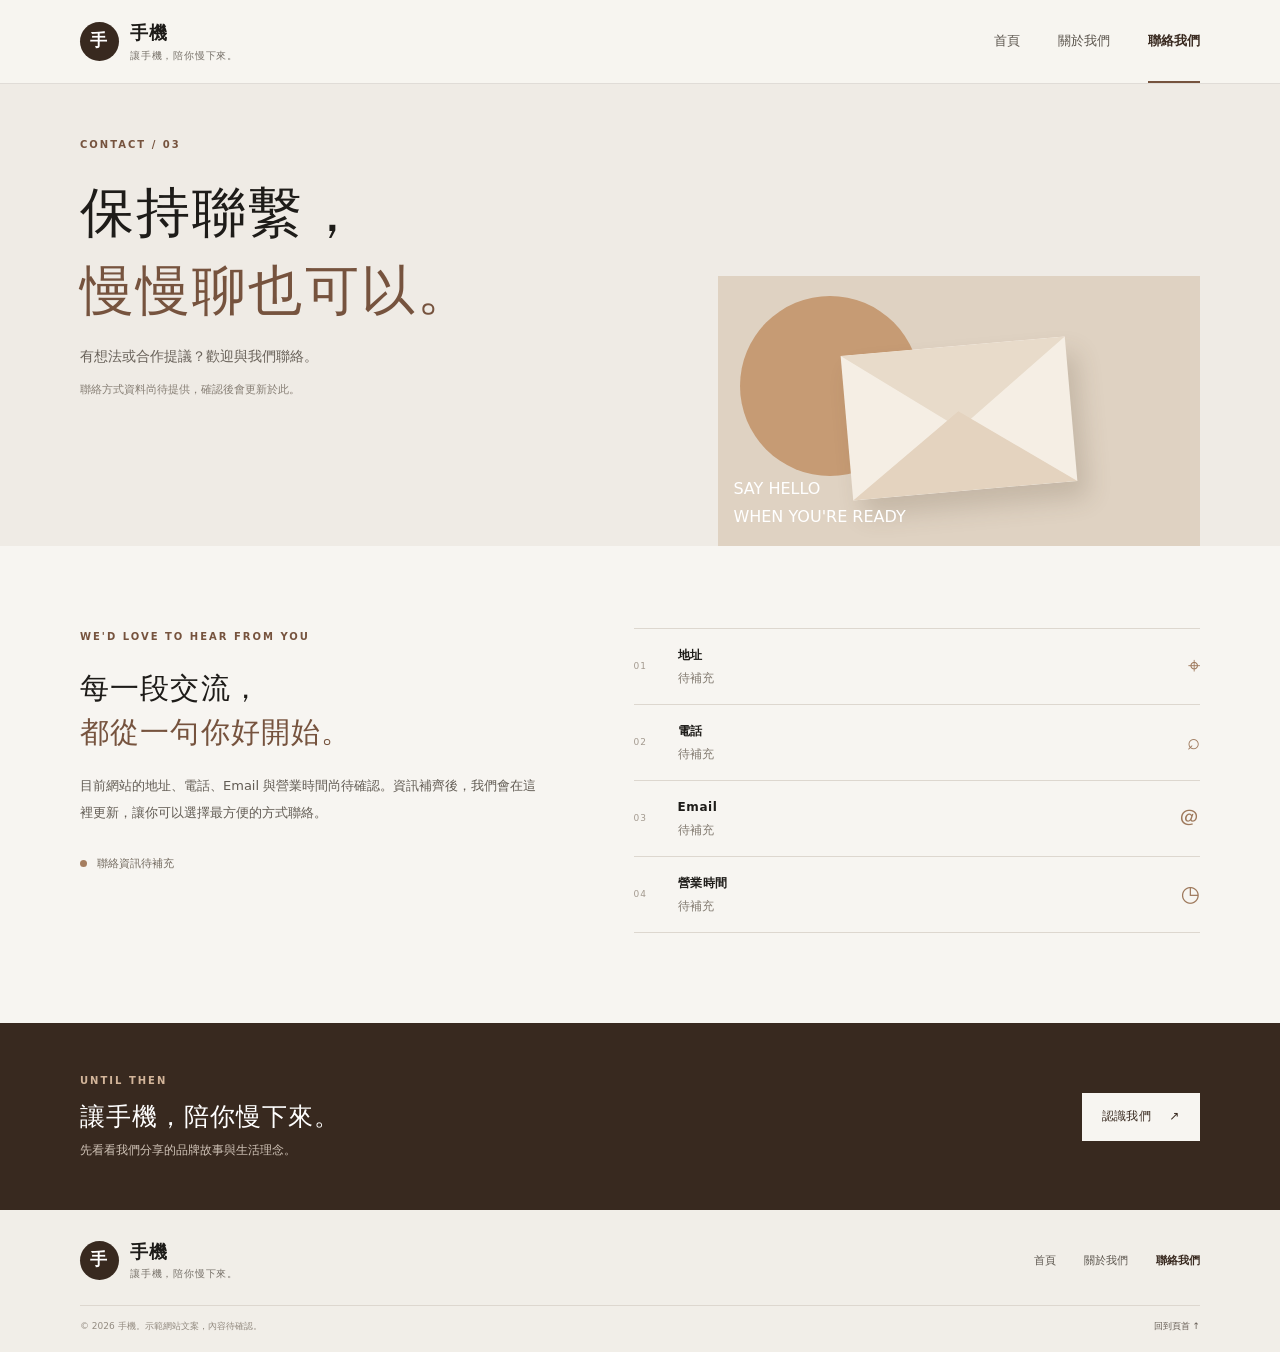
<file: pages/contact.html>
<!doctype html>
<html lang="zh-Hant">
<head>
  <meta charset="utf-8"><meta name="viewport" content="width=device-width, initial-scale=1"><meta name="theme-color" content="#f7f5f1">
  <meta name="description" content="聯絡手機品牌。實際地址、電話、Email 與營業時間待補充。">
  <title>聯絡我們｜手機</title><link rel="stylesheet" href="assets/css/site.css"><script src="assets/js/site.js" defer></script>
</head>
<body>
  <a class="skip-link" href="#main">跳到主要內容</a>
  <header class="site-header"><div class="container header-inner"><a class="brand" href="index.html" aria-label="手機，回首頁"><span class="brand-mark" aria-hidden="true">手</span><span>手機<small>讓手機，陪你慢下來。</small></span></a><button class="menu-toggle" type="button" aria-expanded="false" aria-controls="primary-nav"><span class="menu-icon" aria-hidden="true"><i></i><i></i></span><span class="sr-only">開啟選單</span></button><nav class="primary-nav" id="primary-nav" aria-label="主要導覽"><a href="index.html">首頁</a><a href="about.html">關於我們</a><a href="contact.html" aria-current="page">聯絡我們</a></nav></div></header>
  <main id="main">
    <section class="page-hero contact-hero"><div class="container page-hero-inner"><p class="eyebrow">CONTACT / 03</p><h1>保持聯繫，<br><em>慢慢聊也可以。</em></h1><p class="lead">有想法或合作提議？歡迎與我們聯絡。<br><span class="small-note">聯絡方式資料尚待提供，確認後會更新於此。</span></p><div class="page-hero-art contact-art" role="img" aria-label="暖棕色信封與日光構成的聯絡主題插畫"><span class="contact-sun"></span><div class="envelope"><div></div></div><span class="contact-art-label">SAY HELLO<br>WHEN YOU'RE READY</span></div></div></section>
    <section class="contact-section container"><div class="contact-intro"><p class="eyebrow">WE'D LOVE TO HEAR FROM YOU</p><h2>每一段交流，<br><em>都從一句你好開始。</em></h2><p class="body-copy">目前網站的地址、電話、Email 與營業時間尚待確認。資訊補齊後，我們會在這裡更新，讓你可以選擇最方便的方式聯絡。</p><div class="contact-note"><span class="note-dot"></span><span>聯絡資訊待補充</span></div></div><div class="contact-details"><article class="contact-detail"><span class="detail-index">01</span><div><h3>地址</h3><p>待補充</p></div><span class="detail-symbol" aria-hidden="true">⌖</span></article><article class="contact-detail"><span class="detail-index">02</span><div><h3>電話</h3><p>待補充</p></div><span class="detail-symbol" aria-hidden="true">⌕</span></article><article class="contact-detail"><span class="detail-index">03</span><div><h3>Email</h3><p>待補充</p></div><span class="detail-symbol" aria-hidden="true">＠</span></article><article class="contact-detail"><span class="detail-index">04</span><div><h3>營業時間</h3><p>待補充</p></div><span class="detail-symbol" aria-hidden="true">◷</span></article></div></section>
    <section class="contact-bottom"><div class="container contact-bottom-inner"><div><p class="eyebrow">UNTIL THEN</p><h2>讓手機，陪你慢下來。</h2><p>先看看我們分享的品牌故事與生活理念。</p></div><a class="button button-light" href="about.html">認識我們 <span aria-hidden="true">↗</span></a></div></section>
  </main>
  <footer class="site-footer"><div class="container footer-top"><a class="brand footer-brand" href="index.html"><span class="brand-mark" aria-hidden="true">手</span><span>手機<small>讓手機，陪你慢下來。</small></span></a><nav class="footer-nav" aria-label="頁尾導覽"><a href="index.html">首頁</a><a href="about.html">關於我們</a><a href="contact.html" aria-current="page">聯絡我們</a></nav></div><div class="container footer-bottom"><span>© 2026 手機。示範網站文案，內容待確認。</span><a href="#main">回到頁首 ↑</a></div></footer>
</body>
</html>
</file>
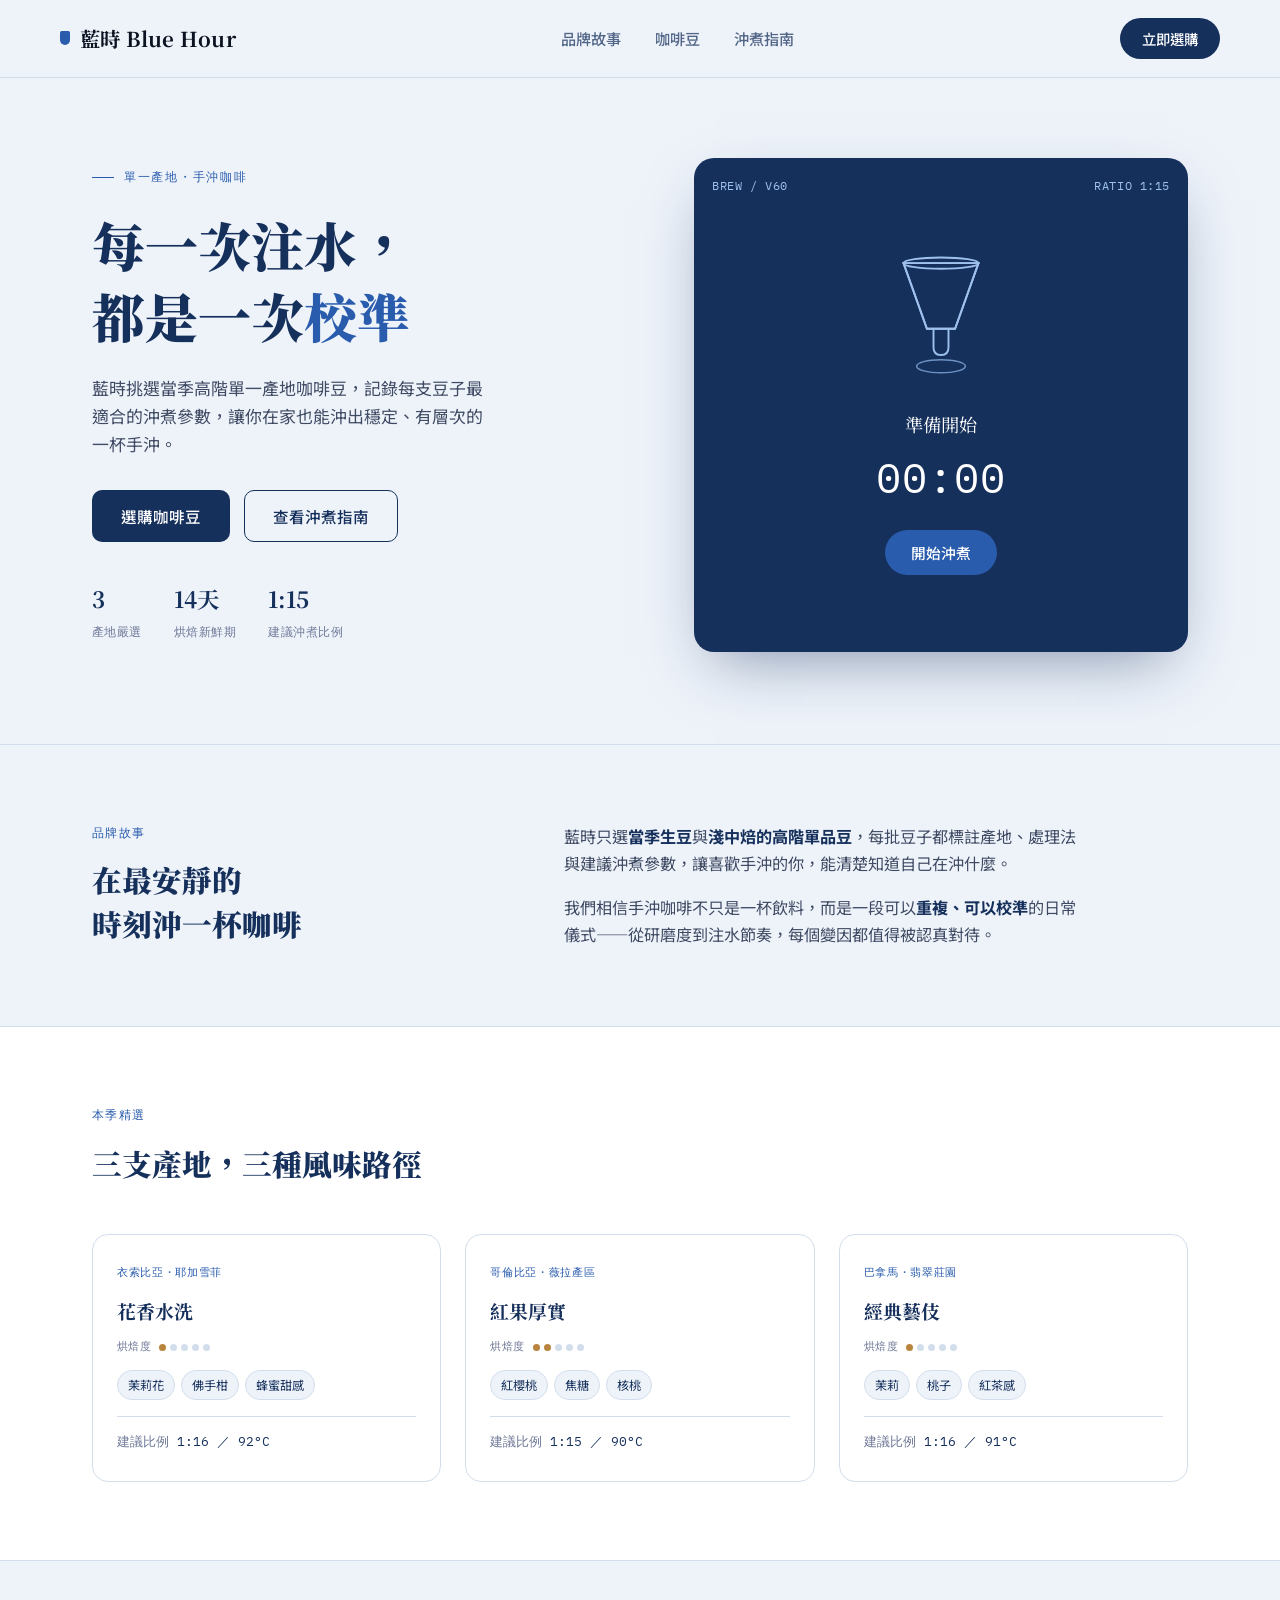
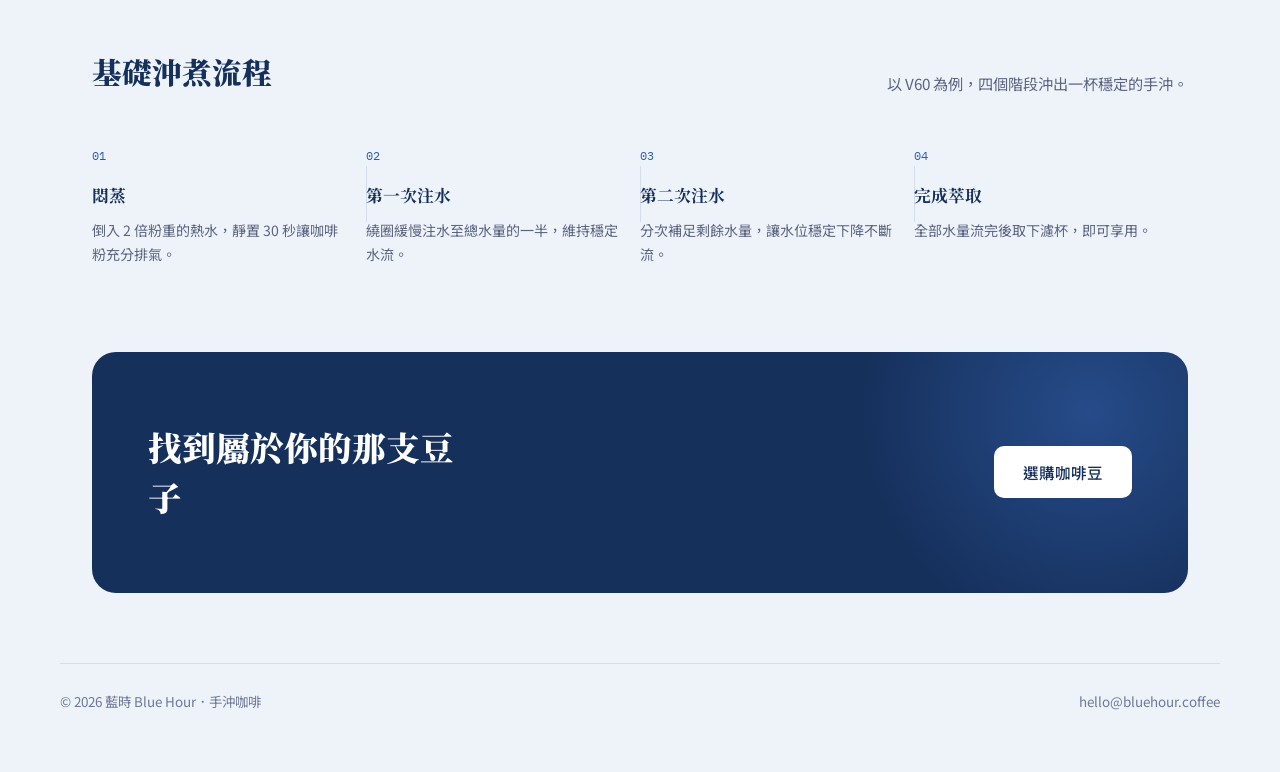
<file: w1/claude.html>
<!DOCTYPE html>
<html lang="zh-Hant">
<head>
<meta charset="UTF-8">
<meta name="viewport" content="width=device-width, initial-scale=1.0">
<title>藍時 Blue Hour｜手沖咖啡</title>
<link rel="preconnect" href="https://fonts.googleapis.com">
<link rel="preconnect" href="https://fonts.gstatic.com" crossorigin>
<link href="https://fonts.googleapis.com/css2?family=Noto+Serif+TC:wght@500;700;900&family=Noto+Sans+TC:wght@400;500;700&family=IBM+Plex+Mono:wght@400;500&display=swap" rel="stylesheet">
<style>
  :root{
    --ink: #0B1220;
    --deep: #16305C;
    --blue: #2A5CAD;
    --blue-bright: #3E74CC;
    --paper: #EEF3FA;
    --mist: #D3DEEC;
    --white: #FFFFFF;
    --roast: #B9843E;

    --display: 'Noto Serif TC', serif;
    --body: 'Noto Sans TC', sans-serif;
    --mono: 'IBM Plex Mono', monospace;
  }

  *{ box-sizing:border-box; margin:0; padding:0; }
  html{ scroll-behavior:smooth; }
  body{
    background: var(--paper);
    color: var(--ink);
    font-family: var(--body);
    line-height:1.65;
    -webkit-font-smoothing:antialiased;
  }
  a{ color:inherit; text-decoration:none; }
  ul{ list-style:none; }
  button{ font-family:inherit; cursor:pointer; }
  :focus-visible{ outline:2px solid var(--blue); outline-offset:3px; border-radius:4px; }

  .wrap{ max-width:1160px; margin:0 auto; padding:0 32px; }

  /* NAV */
  header.site{
    position:sticky; top:0; z-index:50;
    background: rgba(238,243,250,0.88);
    backdrop-filter: blur(10px);
    border-bottom:1px solid var(--mist);
  }
  .nav{ display:flex; align-items:center; justify-content:space-between; padding:18px 0; }
  .logo{ font-family:var(--display); font-weight:700; font-size:1.28rem; letter-spacing:0.02em; display:flex; align-items:center; gap:10px; }
  .logo .mark{ width:10px; height:14px; background:var(--blue); border-radius:2px 2px 6px 6px; }
  .nav-links{ display:flex; gap:34px; font-size:0.95rem; font-weight:500; color:var(--deep); }
  .nav-links a{ opacity:0.72; transition:opacity .15s ease; }
  .nav-links a:hover{ opacity:1; }
  .nav-cta{
    background:var(--deep); color:var(--white);
    padding:10px 22px; border-radius:999px; font-size:0.9rem; font-weight:500;
    border:none; transition:background .15s ease, transform .15s ease;
  }
  .nav-cta:hover{ background:var(--blue); transform:translateY(-1px); }

  /* HERO */
  .hero{ padding:80px 0 92px; }
  .hero-grid{ display:grid; grid-template-columns:1.05fr 0.95fr; gap:56px; align-items:center; }
  .eyebrow{
    font-family:var(--mono); font-size:0.76rem; letter-spacing:0.14em; text-transform:uppercase;
    color:var(--blue); display:flex; align-items:center; gap:10px; margin-bottom:22px;
  }
  .eyebrow::before{ content:""; width:22px; height:1px; background:var(--blue); }
  .hero h1{
    font-family:var(--display); font-weight:900; font-size:clamp(2.1rem,4.2vw,3.3rem);
    line-height:1.35; color:var(--deep); margin-bottom:22px;
  }
  .hero h1 em{ font-style:normal; color:var(--blue); }
  .hero p.lede{ font-size:1.06rem; color:#3F4A63; max-width:44ch; margin-bottom:32px; }
  .hero-actions{ display:flex; gap:14px; flex-wrap:wrap; margin-bottom:38px; }
  .btn-primary, .btn-ghost{
    padding:14px 28px; border-radius:10px; font-size:0.97rem; font-weight:500;
    border:1px solid transparent; transition:all .15s ease; display:inline-flex; align-items:center; gap:8px;
  }
  .btn-primary{ background:var(--deep); color:var(--white); }
  .btn-primary:hover{ background:var(--blue); transform:translateY(-1px); }
  .btn-ghost{ background:transparent; border-color:var(--deep); color:var(--deep); }
  .btn-ghost:hover{ background:var(--deep); color:var(--white); }

  .hero-stats{ display:flex; gap:32px; font-family:var(--mono); }
  .hero-stats div strong{ display:block; font-size:1.4rem; font-family:var(--display); color:var(--deep); }
  .hero-stats div span{ font-size:0.74rem; color:#6E7896; letter-spacing:0.04em; }

  /* SIGNATURE: brew timer */
  .brewer{
    position:relative; background:var(--deep); border-radius:20px;
    aspect-ratio:1/1; overflow:hidden;
    box-shadow:0 24px 60px -20px rgba(22,48,92,0.5);
    display:flex; flex-direction:column; align-items:center; justify-content:center;
    padding: 26px;
  }
  .brewer-hud{
    position:absolute; top:18px; left:18px; right:18px;
    display:flex; justify-content:space-between;
    font-family:var(--mono); font-size:0.72rem; color:#9FC1EE; letter-spacing:0.05em;
  }
  .brewer-stage{
    font-family:var(--display); color:var(--white); font-size:1.15rem;
    margin-top: 6px; margin-bottom: 4px; text-align:center; min-height: 1.6em;
  }
  .brewer-time{
    font-family:var(--mono); font-size:2.6rem; color:var(--white); letter-spacing:0.02em; margin-bottom:18px;
  }
  .dripper-svg{ width:150px; margin-bottom: 18px; }
  .brewer-btn{
    background:var(--blue); color:var(--white); border:none;
    padding:12px 26px; border-radius:999px; font-size:0.92rem; font-weight:500;
    transition:background .15s ease;
  }
  .brewer-btn:hover{ background:var(--blue-bright); }
  .brewer-btn:disabled{ opacity:0.55; cursor:default; }

  /* STORY */
  .story{ padding:78px 0; border-top:1px solid var(--mist); }
  .story-grid{ display:grid; grid-template-columns:0.8fr 1.2fr; gap:56px; }
  .section-label{
    font-family:var(--mono); font-size:0.76rem; letter-spacing:0.12em; text-transform:uppercase;
    color:var(--blue); margin-bottom:14px;
  }
  .story h2{ font-family:var(--display); font-weight:900; font-size:1.85rem; color:var(--deep); line-height:1.5; }
  .story-body p{ font-size:1.01rem; color:#3F4A63; margin-bottom:18px; max-width:58ch; }
  .story-body p:last-child{ margin-bottom:0; }
  .story-body strong{ color:var(--deep); }

  /* BEANS */
  .beans{ padding:78px 0; background:var(--white); border-top:1px solid var(--mist); border-bottom:1px solid var(--mist); }
  .beans-head{ max-width:640px; margin-bottom:46px; }
  .beans-head h2{ font-family:var(--display); font-weight:900; font-size:1.85rem; color:var(--deep); margin-top:10px; }
  .bean-cards{ display:grid; grid-template-columns:repeat(3,1fr); gap:24px; }
  .b-card{
    border:1px solid var(--mist); border-radius:16px; padding:28px 24px;
    transition:border-color .15s ease, transform .15s ease;
  }
  .b-card:hover{ border-color:var(--blue-bright); transform:translateY(-3px); }
  .b-card .origin{ font-family:var(--mono); font-size:0.7rem; color:var(--blue); letter-spacing:0.06em; margin-bottom:14px; }
  .b-card h3{ font-family:var(--display); font-weight:700; font-size:1.18rem; color:var(--deep); margin-bottom:12px; }
  .roast-bar{ display:flex; align-items:center; gap:8px; margin-bottom:14px; }
  .roast-bar .label{ font-family:var(--mono); font-size:0.68rem; color:#6E7896; letter-spacing:0.04em; }
  .roast-dots{ display:flex; gap:4px; }
  .roast-dots span{ width:7px; height:7px; border-radius:50%; background:var(--mist); }
  .roast-dots span.on{ background:var(--roast); }
  .flavor-tags{ display:flex; flex-wrap:wrap; gap:6px; margin-bottom:16px; }
  .flavor-tags span{
    font-size:0.76rem; padding:4px 10px; border-radius:999px;
    background:var(--paper); color:var(--deep); border:1px solid var(--mist);
  }
  .b-card .ratio{ font-family:var(--mono); font-size:0.82rem; color:var(--deep); border-top:1px solid var(--mist); padding-top:14px; }
  .b-card .ratio span{ color:#6E7896; }

  /* GUIDE */
  .guide{ padding:86px 0; }
  .guide-head{ display:flex; justify-content:space-between; align-items:flex-end; margin-bottom:50px; gap:24px; flex-wrap:wrap; }
  .guide-head h2{ font-family:var(--display); font-weight:900; font-size:1.85rem; color:var(--deep); }
  .guide-head p{ max-width:38ch; color:#5B637F; font-size:0.95rem; }
  .steps{ display:grid; grid-template-columns:repeat(4,1fr); position:relative; }
  .step{ position:relative; padding:0 22px 0 0; }
  .step:not(:last-child)::after{
    content:""; position:absolute; top:20px; right:-1px; width:1px; height:56px; background:var(--mist);
  }
  .step .num{ font-family:var(--mono); font-size:0.76rem; color:var(--blue); margin-bottom:16px; display:block; }
  .step h3{ font-family:var(--display); font-weight:700; font-size:1.05rem; color:var(--deep); margin-bottom:10px; }
  .step p{ font-size:0.88rem; color:#5B637F; }

  /* CTA */
  .cta{
    background:var(--deep); color:var(--white); border-radius:24px; margin:0 32px 32px;
    padding:70px 56px; position:relative; overflow:hidden;
  }
  .cta::before{
    content:""; position:absolute; width:460px; height:460px;
    background:radial-gradient(circle, rgba(62,116,204,0.4), transparent 70%);
    top:-170px; right:-130px; border-radius:50%;
  }
  .cta-inner{ position:relative; z-index:2; display:flex; justify-content:space-between; align-items:center; gap:40px; flex-wrap:wrap; }
  .cta h2{ font-family:var(--display); font-weight:900; font-size:clamp(1.5rem,2.8vw,2.1rem); max-width:16ch; line-height:1.5; }
  .cta .btn-primary{ background:var(--white); color:var(--deep); white-space:nowrap; }
  .cta .btn-primary:hover{ background:var(--paper); }

  footer.site{ padding:38px 32px 60px; }
  .footer-grid{
    max-width:1160px; margin:0 auto; display:flex; justify-content:space-between; align-items:center;
    flex-wrap:wrap; gap:16px; font-size:0.84rem; color:#6E7896; border-top:1px solid var(--mist); padding-top:26px;
  }

  @media (prefers-reduced-motion:reduce){ *{ animation-duration:0.001ms !important; transition-duration:0.001ms !important; } }

  @media (max-width:880px){
    .hero-grid{ grid-template-columns:1fr; }
    .brewer{ order:-1; max-width:400px; margin:0 auto 8px; }
    .story-grid{ grid-template-columns:1fr; gap:28px; }
    .bean-cards{ grid-template-columns:1fr; }
    .steps{ grid-template-columns:1fr 1fr; row-gap:32px; }
    .step:nth-child(2)::after{ display:none; }
    .nav-links{ display:none; }
    .cta{ margin:0 16px 16px; padding:46px 28px; }
    .cta-inner{ flex-direction:column; align-items:flex-start; }
  }
  @media (max-width:520px){
    .wrap{ padding:0 20px; }
    .steps{ grid-template-columns:1fr; }
    .step:not(:last-child)::after{ display:none; }
    .hero-stats{ gap:20px; }
  }
</style>
</head>
<body>

<header class="site">
  <nav class="wrap nav">
    <div class="logo"><span class="mark"></span>藍時 Blue Hour</div>
    <ul class="nav-links">
      <li><a href="#story">品牌故事</a></li>
      <li><a href="#beans">咖啡豆</a></li>
      <li><a href="#guide">沖煮指南</a></li>
    </ul>
    <button class="nav-cta">立即選購</button>
  </nav>
</header>

<section class="hero">
  <div class="wrap hero-grid">
    <div>
      <div class="eyebrow">單一產地・手沖咖啡</div>
      <h1>每一次注水，<br>都是一次<em>校準</em></h1>
      <p class="lede">藍時挑選當季高階單一產地咖啡豆，記錄每支豆子最適合的沖煮參數，讓你在家也能沖出穩定、有層次的一杯手沖。</p>
      <div class="hero-actions">
        <button class="btn-primary">選購咖啡豆</button>
        <button class="btn-ghost">查看沖煮指南</button>
      </div>
      <div class="hero-stats">
        <div><strong>3</strong><span>產地嚴選</span></div>
        <div><strong>14天</strong><span>烘焙新鮮期</span></div>
        <div><strong>1:15</strong><span>建議沖煮比例</span></div>
      </div>
    </div>

    <div class="brewer">
      <div class="brewer-hud">
        <span>BREW / V60</span>
        <span id="ratioTag">RATIO 1:15</span>
      </div>
      <svg class="dripper-svg" id="dripperSvg" viewBox="0 0 160 160" xmlns="http://www.w3.org/2000/svg">
        <path d="M40 30 L120 30 L95 100 L65 100 Z" fill="none" stroke="#9FC1EE" stroke-width="2"/>
        <rect id="waterLevel" x="65" y="98" width="30" height="0" fill="#3E74CC" opacity="0.85"/>
        <path d="M40 30 L120 30 L95 100 L65 100 Z" fill="none" stroke="#9FC1EE" stroke-width="2"/>
        <ellipse cx="80" cy="30" rx="40" ry="6" fill="none" stroke="#9FC1EE" stroke-width="2"/>
        <path d="M72 100 L72 120 Q72 128 80 128 Q88 128 88 120 L88 100" fill="none" stroke="#9FC1EE" stroke-width="2"/>
        <ellipse cx="80" cy="140" rx="26" ry="7" fill="none" stroke="#6E92C4" stroke-width="1.6"/>
        <line id="pourLine" x1="80" y1="8" x2="80" y2="30" stroke="#3E74CC" stroke-width="3" opacity="0"/>
      </svg>
      <div class="brewer-stage" id="stageLabel">準備開始</div>
      <div class="brewer-time" id="timeLabel">00:00</div>
      <button class="brewer-btn" id="brewBtn">開始沖煮</button>
    </div>
  </div>
</section>

<section class="story" id="story">
  <div class="wrap story-grid">
    <div>
      <div class="section-label">品牌故事</div>
      <h2>在最安靜的<br>時刻沖一杯咖啡</h2>
    </div>
    <div class="story-body">
      <p>藍時只選<strong>當季生豆</strong>與<strong>淺中焙的高階單品豆</strong>，每批豆子都標註產地、處理法與建議沖煮參數，讓喜歡手沖的你，能清楚知道自己在沖什麼。</p>
      <p>我們相信手沖咖啡不只是一杯飲料，而是一段可以<strong>重複、可以校準</strong>的日常儀式——從研磨度到注水節奏，每個變因都值得被認真對待。</p>
    </div>
  </div>
</section>

<section class="beans" id="beans">
  <div class="wrap">
    <div class="beans-head">
      <div class="section-label">本季精選</div>
      <h2>三支產地，三種風味路徑</h2>
    </div>
    <div class="bean-cards">
      <div class="b-card">
        <div class="origin">衣索比亞・耶加雪菲</div>
        <h3>花香水洗</h3>
        <div class="roast-bar">
          <span class="label">烘焙度</span>
          <div class="roast-dots"><span class="on"></span><span></span><span></span><span></span><span></span></div>
        </div>
        <div class="flavor-tags"><span>茉莉花</span><span>佛手柑</span><span>蜂蜜甜感</span></div>
        <div class="ratio"><span>建議比例</span> 1:16 ／ 92°C</div>
      </div>
      <div class="b-card">
        <div class="origin">哥倫比亞・薇拉產區</div>
        <h3>紅果厚實</h3>
        <div class="roast-bar">
          <span class="label">烘焙度</span>
          <div class="roast-dots"><span class="on"></span><span class="on"></span><span></span><span></span><span></span></div>
        </div>
        <div class="flavor-tags"><span>紅櫻桃</span><span>焦糖</span><span>核桃</span></div>
        <div class="ratio"><span>建議比例</span> 1:15 ／ 90°C</div>
      </div>
      <div class="b-card">
        <div class="origin">巴拿馬・翡翠莊園</div>
        <h3>經典藝伎</h3>
        <div class="roast-bar">
          <span class="label">烘焙度</span>
          <div class="roast-dots"><span class="on"></span><span></span><span></span><span></span><span></span></div>
        </div>
        <div class="flavor-tags"><span>茉莉</span><span>桃子</span><span>紅茶感</span></div>
        <div class="ratio"><span>建議比例</span> 1:16 ／ 91°C</div>
      </div>
    </div>
  </div>
</section>

<section class="guide" id="guide">
  <div class="wrap">
    <div class="guide-head">
      <h2>基礎沖煮流程</h2>
      <p>以 V60 為例，四個階段沖出一杯穩定的手沖。</p>
    </div>
    <div class="steps">
      <div class="step">
        <span class="num">01</span>
        <h3>悶蒸</h3>
        <p>倒入 2 倍粉重的熱水，靜置 30 秒讓咖啡粉充分排氣。</p>
      </div>
      <div class="step">
        <span class="num">02</span>
        <h3>第一次注水</h3>
        <p>繞圈緩慢注水至總水量的一半，維持穩定水流。</p>
      </div>
      <div class="step">
        <span class="num">03</span>
        <h3>第二次注水</h3>
        <p>分次補足剩餘水量，讓水位穩定下降不斷流。</p>
      </div>
      <div class="step">
        <span class="num">04</span>
        <h3>完成萃取</h3>
        <p>全部水量流完後取下濾杯，即可享用。</p>
      </div>
    </div>
  </div>
</section>

<div class="wrap" style="padding:0;">
  <div class="cta">
    <div class="cta-inner">
      <h2>找到屬於你的那支豆子</h2>
      <button class="btn-primary">選購咖啡豆</button>
    </div>
  </div>
</div>

<footer class="site">
  <div class="footer-grid">
    <div>© 2026 藍時 Blue Hour．手沖咖啡</div>
    <div>hello@bluehour.coffee</div>
  </div>
</footer>

<script>
  (function(){
    const btn = document.getElementById('brewBtn');
    const stageLabel = document.getElementById('stageLabel');
    const timeLabel = document.getElementById('timeLabel');
    const waterLevel = document.getElementById('waterLevel');
    const pourLine = document.getElementById('pourLine');

    const stages = [
      { name:'悶蒸中', dur:30, water:8 },
      { name:'第一次注水', dur:60, water:38 },
      { name:'第二次注水', dur:60, water:75 },
      { name:'萃取完成', dur:0, water:75 }
    ];

    let running = false;
    let stageIndex = 0;
    let elapsed = 0;
    let totalElapsed = 0;
    let timer = null;

    function fmt(s){
      const m = Math.floor(s/60).toString().padStart(2,'0');
      const sec = Math.floor(s%60).toString().padStart(2,'0');
      return m+':'+sec;
    }

    function tick(){
      totalElapsed += 1;
      elapsed += 1;
      timeLabel.textContent = fmt(totalElapsed);

      const stage = stages[stageIndex];
      const progress = stage.dur ? Math.min(elapsed/stage.dur, 1) : 1;
      const prevWater = stageIndex === 0 ? 0 : stages[stageIndex-1].water;
      const currentWater = prevWater + (stage.water - prevWater) * progress;
      waterLevel.setAttribute('y', 98 - currentWater*0.55);
      waterLevel.setAttribute('height', currentWater*0.55);

      pourLine.style.opacity = (stageIndex === 1 || stageIndex === 2) ? '0.9' : '0';

      if(stage.dur && elapsed >= stage.dur){
        stageIndex += 1;
        elapsed = 0;
        if(stageIndex >= stages.length - 1){
          stageLabel.textContent = stages[stages.length-1].name;
          pourLine.style.opacity = '0';
          clearInterval(timer);
          running = false;
          btn.disabled = false;
          btn.textContent = '再沖一次';
          return;
        }
        stageLabel.textContent = stages[stageIndex].name;
      }
    }

    btn.addEventListener('click', () => {
      if(running) return;
      running = true;
      stageIndex = 0;
      elapsed = 0;
      totalElapsed = 0;
      waterLevel.setAttribute('y', 98);
      waterLevel.setAttribute('height', 0);
      stageLabel.textContent = stages[0].name;
      timeLabel.textContent = '00:00';
      btn.disabled = true;
      btn.textContent = '沖煮中…';
      timer = setInterval(tick, 1000);
    });
  })();
</script>

</body>
</html>
</file>
<file: pages/assets/css/site.css>
﻿:root{--paper:#f7f5f1;--white:#fff;--ink:#1e1c19;--muted:#777169;--brown:#76533e;--brown-dark:#38291f;--sand:#e9e1d5;--line:#ddd7cf;--serif:"Noto Serif TC","Songti TC",serif;--sans:system-ui,-apple-system,"Segoe UI","Noto Sans TC","Microsoft JhengHei",sans-serif;--container:1120px}*{box-sizing:border-box}html{scroll-behavior:smooth}body{margin:0;background:var(--paper);color:var(--ink);font-family:var(--sans);font-size:16px;line-height:1.75}a{color:inherit;text-decoration:none}button{font:inherit}.container{width:min(var(--container),calc(100% - 64px));margin-inline:auto}.skip-link{position:absolute;left:16px;top:-60px;padding:10px 16px;background:var(--ink);color:var(--white);z-index:20}.skip-link:focus{top:10px}.sr-only{position:absolute;width:1px;height:1px;padding:0;margin:-1px;overflow:hidden;clip:rect(0,0,0,0);white-space:nowrap;border:0}.site-header{height:84px;border-bottom:1px solid rgba(60,47,38,.12);background:rgba(247,245,241,.96);position:relative;z-index:5}.header-inner,.brand,.primary-nav,.footer-top,.footer-nav,.footer-bottom{display:flex;align-items:center}.header-inner,.footer-top,.footer-bottom{justify-content:space-between}.header-inner{height:100%}.brand{gap:11px;font-weight:750;font-size:18px;letter-spacing:.08em;line-height:1.3}.brand small{display:block;color:var(--muted);font-size:10px;font-weight:450;letter-spacing:.08em;margin-top:4px}.brand-mark{display:grid;place-items:center;width:39px;height:39px;border-radius:50%;background:var(--brown-dark);color:white;font-family:var(--serif);font-size:17px}.primary-nav{gap:38px;height:100%}.primary-nav a,.footer-nav a{font-size:13px;color:#5b554d;transition:color .2s}.primary-nav a:hover,.footer-nav a:hover{color:var(--brown)}.primary-nav a[aria-current=page],.footer-nav a[aria-current=page]{color:var(--brown-dark);font-weight:700;position:relative}.primary-nav a[aria-current=page]:after{content:"";position:absolute;bottom:-30px;left:0;right:0;height:2px;background:var(--brown)}.menu-toggle{display:none}.hero{min-height:570px;display:grid;grid-template-columns:.9fr 1.1fr;gap:54px;align-items:center;padding-block:58px 74px}.eyebrow{font-size:10px;font-weight:750;letter-spacing:.2em;color:var(--brown);margin:0 0 20px}.hero h1,.page-hero h1{font-family:var(--serif);font-weight:500;font-size:clamp(38px,5vw,61px);line-height:1.45;letter-spacing:.04em;margin:0 0 17px}.lead{font-size:16px;color:#686159;line-height:1.9;margin:0}.button-row{display:flex;align-items:center;gap:28px;margin-top:30px}.button{min-height:48px;padding:12px 20px;display:inline-flex;align-items:center;justify-content:center;gap:18px;font-size:12px;letter-spacing:.04em;transition:transform .2s,background .2s}.button:hover{transform:translateY(-2px)}.button-dark{background:var(--brown-dark);color:white}.button-dark:hover{background:#543c2d}.button-light{background:var(--paper);color:var(--brown-dark)}.text-link{font-size:12px;font-weight:650;letter-spacing:.03em;border-bottom:1px solid #aaa198;padding-bottom:5px}.text-link span{margin-left:8px}.hero-note{display:flex;align-items:center;gap:12px;color:var(--muted);font-size:11px;margin-top:57px}.note-line{height:1px;width:34px;background:var(--brown)}.hero-art{height:420px;background:#e8dfd2;position:relative;overflow:hidden}.sun{position:absolute;width:260px;height:260px;background:#c89f79;border-radius:50%;top:-72px;right:-25px}.art-label{position:absolute;left:30px;top:35px;font-size:8px;letter-spacing:.23em;line-height:1.8;color:#6b5542}.phone{position:absolute;width:180px;height:330px;background:#242321;border-radius:30px;padding:9px;top:52px;left:50%;transform:translateX(-50%) rotate(-7deg);box-shadow:18px 22px 40px #56432f45}.phone-screen{height:100%;border-radius:23px;background:linear-gradient(150deg,#a77e5f,#dfc7ab 62%,#f2e7d7);position:relative;overflow:hidden;color:#fff}.phone-speaker{position:absolute;z-index:2;top:13px;left:50%;transform:translateX(-50%);height:7px;width:46px;background:#242321;border-radius:6px}.screen-time{position:absolute;top:43px;left:16px;font-family:var(--serif);font-size:12px}.screen-orbit{position:absolute;width:180px;height:180px;border:1px solid #ffffff80;border-radius:50%;top:85px;left:32px}.screen-orbit:after{content:"";position:absolute;width:124px;height:124px;border:1px solid #ffffff70;border-radius:50%;top:27px;left:27px}.screen-caption{position:absolute;bottom:34px;left:20px;font-family:var(--serif);font-size:19px;line-height:1.35}.art-base{position:absolute;width:100%;height:80px;bottom:0;left:0;background:#a98c6f}.art-caption{position:absolute;right:19px;bottom:18px;font-size:8px;letter-spacing:.18em;color:#fff}.intro-section{background:#eeeae4;padding:84px 0}.intro-grid{display:grid;grid-template-columns:.8fr 1.2fr;gap:60px}.intro-grid .eyebrow{padding-top:12px}.intro-grid h2,.section-heading h2,.story-copy h2,.environment-copy h2,.contact-intro h2{font-family:var(--serif);font-size:36px;line-height:1.55;font-weight:500;letter-spacing:.04em;margin:0 0 18px}.intro-grid h2 em,.page-hero h1 em,.environment-copy h2 em,.contact-intro h2 em{font-style:normal;color:var(--brown)}.body-copy{max-width:610px;color:#625c54;font-size:14px;line-height:2.05;margin:0 0 18px}.intro-grid .text-link{display:inline-block;margin-top:12px}.features{padding-block:88px 95px}.section-heading{display:flex;justify-content:space-between;align-items:end;margin-bottom:35px}.section-heading .eyebrow{margin-bottom:10px}.section-heading h2{font-size:30px;margin:0}.section-index{color:#9c9489;font-size:10px;letter-spacing:.15em;padding-bottom:8px}.feature-grid{display:grid;grid-template-columns:repeat(3,1fr);border-top:1px solid var(--line);border-bottom:1px solid var(--line)}.feature-card{min-height:248px;padding:26px 28px 28px 0;position:relative}.feature-card+.feature-card{border-left:1px solid var(--line);padding-left:28px}.feature-number{font-size:10px;color:#a49a8e;letter-spacing:.12em}.feature-symbol{height:54px;color:var(--brown);font-size:35px;line-height:1;margin-top:17px}.symbol-search{font-size:48px}.symbol-space{font-size:37px}.feature-card h3,.value-item h3,.contact-detail h3{font-size:15px;letter-spacing:.05em;margin:12px 0 7px}.feature-card p,.value-item p{font-size:12px;color:var(--muted);line-height:1.9;margin:0;max-width:270px}.closing-band{background:var(--brown-dark);color:white;text-align:center;padding:65px 0 72px}.closing-band .eyebrow{color:#d3b59a;margin-bottom:9px}.closing-band h2,.contact-bottom h2{font:500 30px/1.5 var(--serif);letter-spacing:.04em;margin:0 0 23px}.site-footer{background:#f1eee8;padding:30px 0 17px}.footer-top{padding-bottom:25px}.footer-nav{gap:28px}.footer-nav a{font-size:11px}.footer-bottom{border-top:1px solid var(--line);padding-top:13px;color:#938b80;font-size:9px}.footer-bottom a{color:#675e55}.page-hero{background:#efebe5;padding:52px 0 0;overflow:hidden}.page-hero-inner{position:relative;min-height:420px}.page-hero h1{font-size:54px;margin-bottom:13px}.page-hero .lead{max-width:420px}.page-hero-art{position:absolute;width:46%;height:310px;right:0;bottom:0;overflow:hidden;background:#dfd2c2}.page-hero-art>span:first-child{position:absolute;left:22px;top:20px;font-size:8px;letter-spacing:.2em;color:#695540;line-height:1.8}.about-arch{position:absolute;width:190px;height:255px;border-radius:100px 100px 0 0;background:#a77d5c;right:90px;bottom:-18px}.about-arch:before{content:"";position:absolute;inset:17px 17px 0;border-radius:100px 100px 0 0;border:1px solid #e6d6c1}.about-plant{position:absolute;right:45px;bottom:30px;color:#526348;font-size:80px}.story-section{display:grid;grid-template-columns:.65fr 1.35fr;gap:70px;padding-block:87px}.story-aside .eyebrow{margin-bottom:90px}.story-count{font-size:9px;color:#a29a8e;letter-spacing:.17em}.story-copy h2{font-size:28px}.values-section{background:#eeeae4;padding:75px 0 83px}.values-grid{display:grid;grid-template-columns:repeat(3,1fr);border-top:1px solid #d6cfc5}.value-item{padding:24px 24px 10px 0}.value-item+.value-item{padding-left:24px;border-left:1px solid #d6cfc5}.value-item>span{font-size:10px;color:#9e8c79;letter-spacing:.14em}.value-item h3{margin-top:18px}.environment-section{display:grid;grid-template-columns:1.1fr .9fr;gap:80px;align-items:center;padding-block:86px}.environment-art{height:350px;position:relative;overflow:hidden;background:#e6ddd0}.environment-sun{position:absolute;background:#c99d77;width:170px;height:170px;border-radius:50%;top:-60px;left:-20px}.environment-window{position:absolute;width:180px;height:250px;left:50%;top:50px;transform:translateX(-50%);border-radius:100px 100px 0 0;background:#c9b39a;border:12px solid #f1e8dd}.environment-window:after{content:"";position:absolute;inset:0 50%;width:1px;background:#f1e8dd}.environment-leaf{position:absolute;right:36px;bottom:14px;color:#627057;font-size:105px}.environment-caption{position:absolute;left:17px;bottom:17px;font-size:8px;letter-spacing:.18em;color:#776753}.environment-copy .eyebrow{margin-bottom:10px}.environment-copy h2{font-size:30px;margin-bottom:14px}.environment-copy .button{margin-top:11px}.contact-hero .page-hero-inner{min-height:410px}.contact-hero .lead{font-size:14px}.small-note{display:inline-block;margin-top:10px;font-size:11px;color:#877f75}.contact-art{width:43%;height:270px;background:#dfd2c2}.contact-sun{position:absolute;width:180px;height:180px;border-radius:50%;right:35px;top:-55px;background:#c69b74}.envelope{position:absolute;width:225px;height:145px;left:50%;top:70px;transform:translateX(-50%) rotate(-5deg);background:#f5eee4;box-shadow:10px 17px 24px #54443030}.envelope:before{content:"";position:absolute;inset:0;background:#e8dbca;clip-path:polygon(0 0,50% 57%,100% 0)}.envelope div{position:absolute;inset:0;background:#e4d3bf;clip-path:polygon(0 100%,50% 45%,100% 100%)}.contact-art-label{position:absolute!important;left:15px!important;top:auto!important;bottom:15px;color:#fff!important}.contact-section{display:grid;grid-template-columns:.9fr 1.1fr;gap:90px;padding-block:82px 90px}.contact-intro h2{font-size:29px}.contact-intro .body-copy{font-size:13px}.contact-note{display:flex;align-items:center;gap:10px;margin-top:27px;color:#746b60;font-size:11px}.note-dot{height:7px;width:7px;border-radius:50%;background:#a57d5f}.contact-details{border-top:1px solid var(--line)}.contact-detail{display:grid;grid-template-columns:44px 1fr 30px;align-items:center;min-height:76px;border-bottom:1px solid var(--line)}.detail-index{color:#a39a8f;font-size:9px;letter-spacing:.1em}.contact-detail h3{font-size:12px;margin:0 0 2px}.contact-detail p{font-size:12px;color:#81796f;margin:0}.detail-symbol{color:#9e795c;font-size:22px;text-align:right}.contact-bottom{background:var(--brown-dark);color:white;padding:49px 0}.contact-bottom-inner{display:flex;align-items:center;justify-content:space-between}.contact-bottom .eyebrow{color:#d3b59a;margin-bottom:8px}.contact-bottom h2{font-size:25px;margin:0 0 5px}.contact-bottom p:not(.eyebrow){font-size:12px;color:#d0c3b7;margin:0}
@media(max-width:760px){.container{width:min(100% - 40px,var(--container))}.site-header{height:72px}.brand{font-size:16px}.brand-mark{width:36px;height:36px}.menu-toggle{display:grid;place-items:center;width:42px;height:42px;border:1px solid var(--line);background:transparent;color:var(--ink);cursor:pointer}.menu-icon{display:grid;gap:5px}.menu-icon i{display:block;width:17px;height:1px;background:currentColor;transition:transform .2s}.menu-toggle[aria-expanded=true] .menu-icon i:first-child{transform:translateY(3px) rotate(45deg)}.menu-toggle[aria-expanded=true] .menu-icon i:last-child{transform:translateY(-3px) rotate(-45deg)}.primary-nav{display:none;position:absolute;left:0;right:0;top:71px;height:auto;background:var(--paper);padding:10px 20px 20px;border-bottom:1px solid var(--line);box-shadow:0 14px 18px #30281c12;align-items:stretch;gap:0;flex-direction:column}.primary-nav.is-open{display:flex}.primary-nav a{padding:12px 2px;border-bottom:1px solid var(--line)}.primary-nav a[aria-current=page]:after{display:none}.hero{grid-template-columns:1fr;gap:28px;padding-block:48px 52px}.hero h1{font-size:42px}.hero-art{height:340px}.hero-note{margin-top:35px}.phone{transform:translateX(-50%) rotate(-5deg) scale(.88);transform-origin:center}.intro-section{padding:58px 0}.intro-grid{grid-template-columns:1fr;gap:10px}.intro-grid .eyebrow{padding-top:0}.intro-grid h2,.section-heading h2{font-size:27px}.features{padding-block:61px}.feature-grid{grid-template-columns:1fr}.feature-card,.feature-card+.feature-card{min-height:0;padding:20px 0 22px;border-left:0}.feature-card+.feature-card{border-top:1px solid var(--line)}.feature-symbol{height:38px;font-size:29px;margin-top:12px}.feature-card h3{margin-top:9px}.feature-card p{max-width:100%}.closing-band{padding:49px 0 54px}.closing-band h2{font-size:25px}.footer-top{align-items:flex-start;gap:20px}.footer-nav{flex-direction:column;align-items:flex-end;gap:8px}.footer-bottom{font-size:8px}.page-hero{padding-top:39px}.page-hero-inner{min-height:0;padding-bottom:0}.page-hero h1{font-size:42px}.page-hero .lead{font-size:14px}.page-hero-art{position:relative;width:100%;height:240px;margin-top:31px}.story-section{grid-template-columns:1fr;gap:18px;padding-block:58px}.story-aside{display:flex;justify-content:space-between}.story-aside .eyebrow{margin:0}.story-copy h2{font-size:24px}.values-section{padding:55px 0}.values-grid{grid-template-columns:1fr}.value-item,.value-item+.value-item{padding:18px 0;border-left:0}.value-item+.value-item{border-top:1px solid #d6cfc5}.environment-section{grid-template-columns:1fr;gap:32px;padding-block:57px}.environment-art{height:280px}.environment-copy h2{font-size:27px}.contact-hero .page-hero-inner{padding-bottom:0}.contact-art{height:220px}.contact-section{grid-template-columns:1fr;gap:35px;padding-block:54px 60px}.contact-intro h2{font-size:26px}.contact-bottom{padding:37px 0}.contact-bottom-inner{align-items:flex-start;gap:22px;flex-direction:column}.contact-bottom h2{font-size:22px}}@media(min-width:761px) and (max-width:950px){.hero{gap:30px}.hero-art{height:370px}.phone{transform:translateX(-50%) rotate(-6deg) scale(.9)}.environment-section{gap:42px}.contact-section{gap:50px}}
</file>
